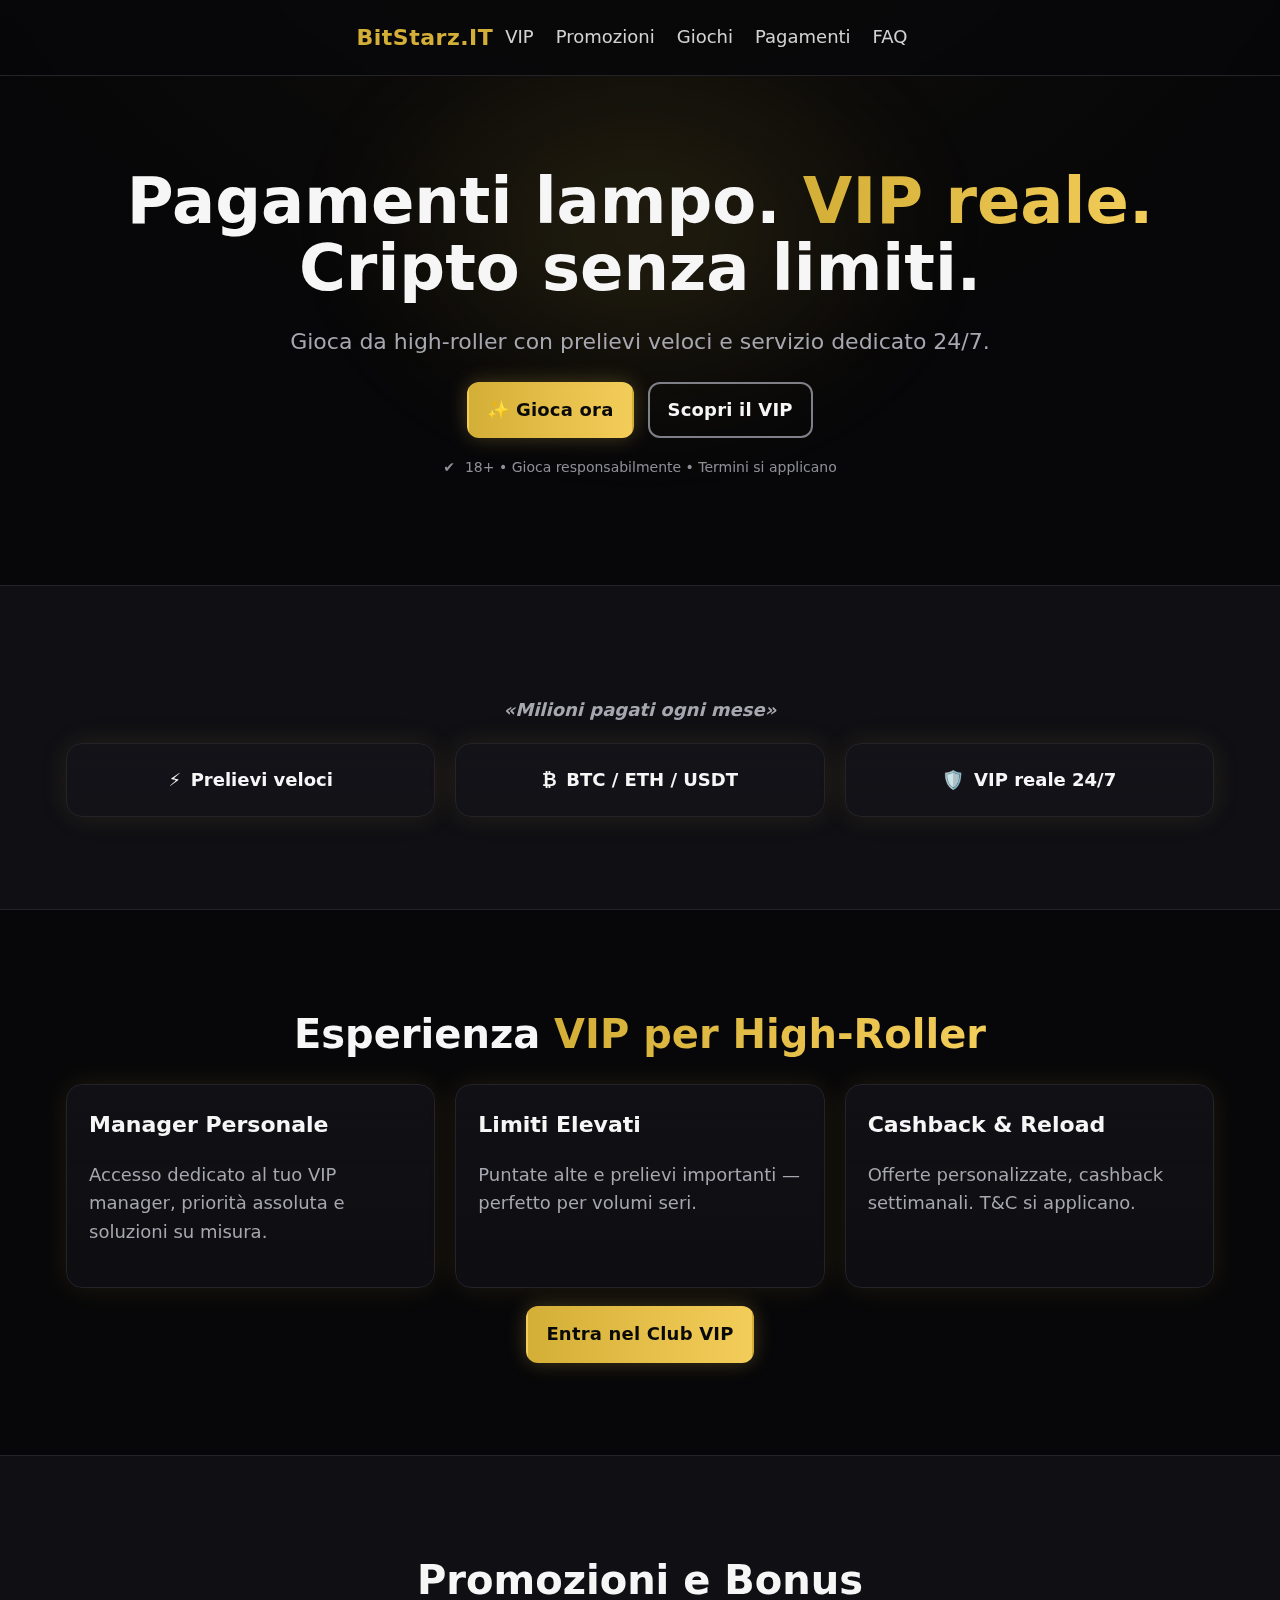
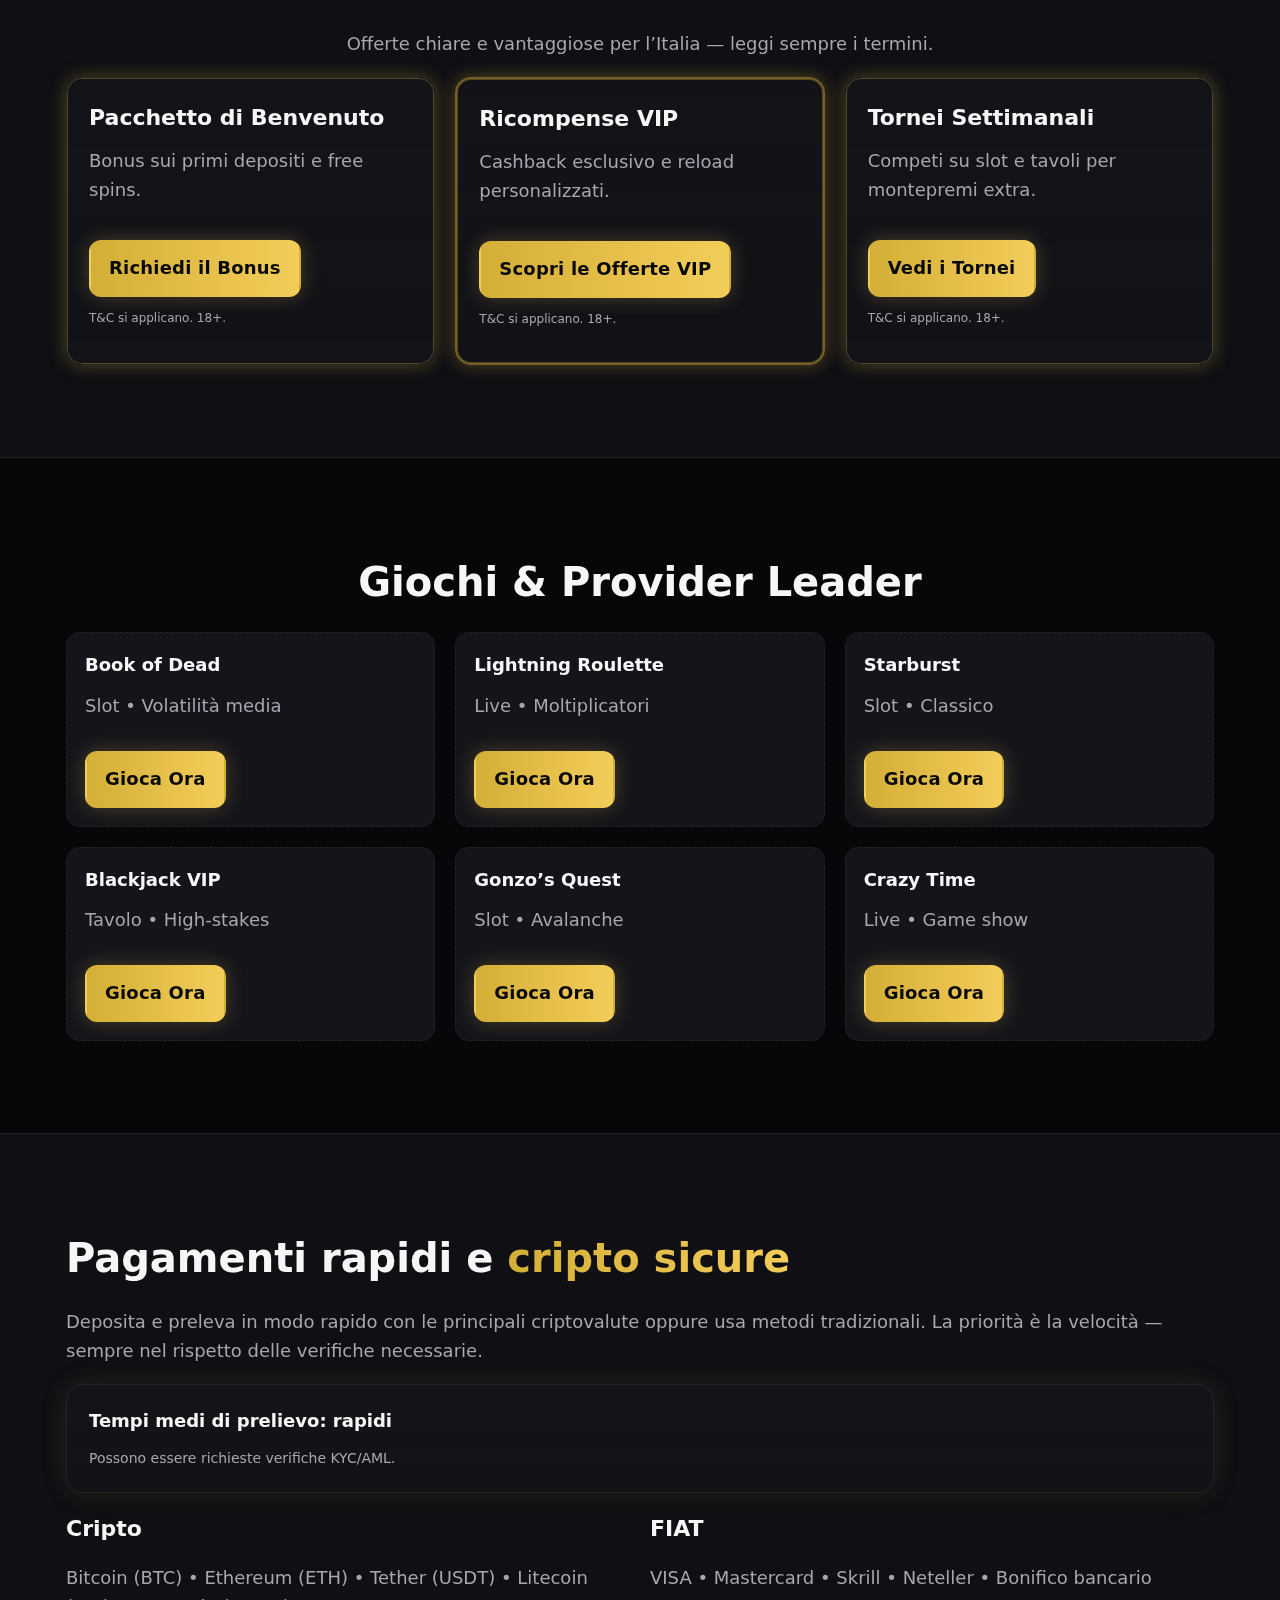
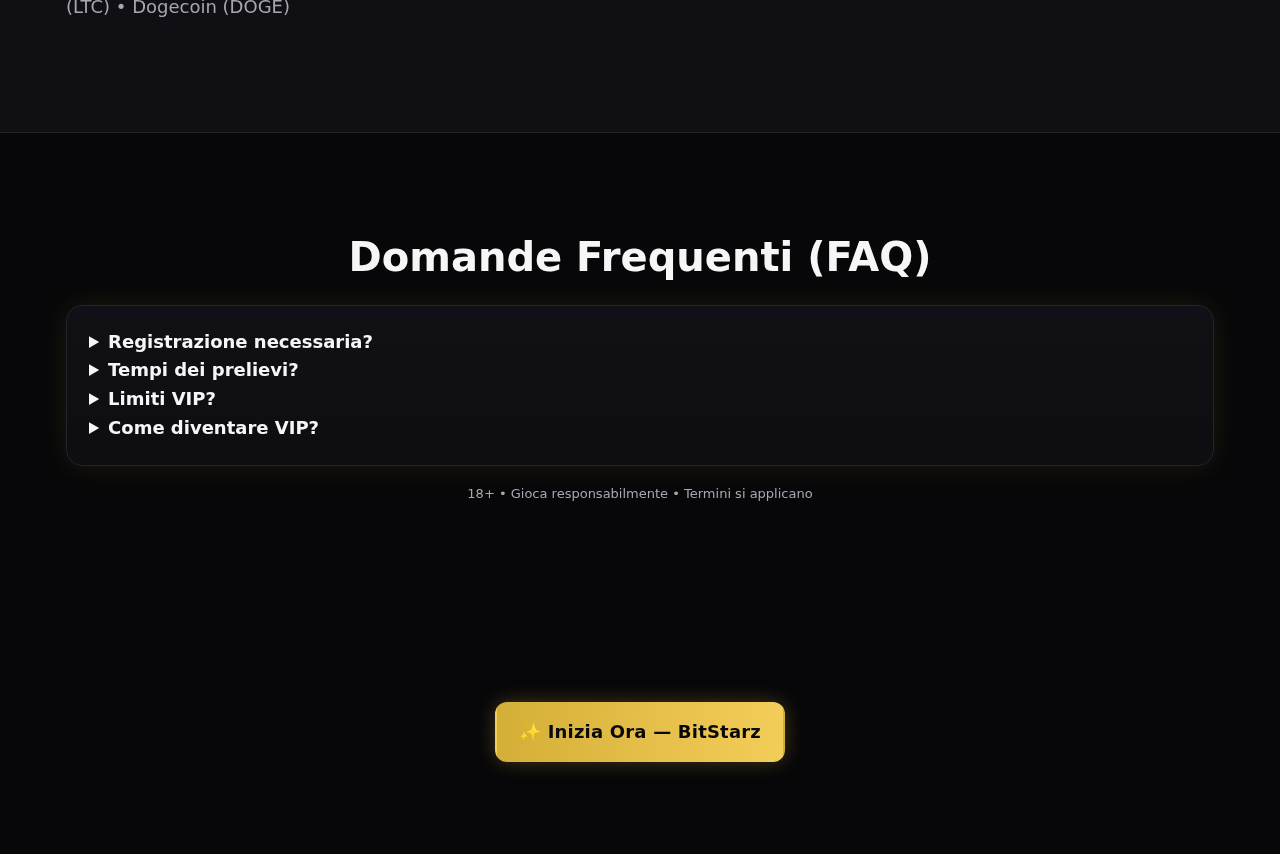
<file: index.html>
<!DOCTYPE html>
<html lang="it-IT">
<head>
<meta charset="utf-8" />
<meta name="viewport" content="width=device-width, initial-scale=1" />
<title>BitStarz Italia — Pagamenti Lampo. VIP Reale. Cripto senza limiti.</title>
<meta name="description" content="BitStarz Italia: prelievi rapidi, VIP reale 24/7, cripto senza limiti. Entra ora e gioca responsabilmente.">
<meta name="robots" content="index,follow">

<style>
  /* ---------- Base / Theme ---------- */
  :root{
    --bg:#070709;
    --bg-2:#0f0f14;
    --surface:#14141a;
    --line:#23232a;
    --gold:#d4af37;
    --gold-2:#f3cd59;
    --txt:#f6f6f7;
    --muted:#a7a7b0;
    --ok:#38d17d;
    --danger:#ff477e;
  }
  *{box-sizing:border-box}
  html{scroll-behavior:smooth}
  body{
    margin:0; background:var(--bg); color:var(--txt);
    font:16px/1.6 system-ui,-apple-system,Segoe UI,Roboto,Ubuntu,Arial,sans-serif;
    -webkit-font-smoothing:antialiased; text-rendering:optimizeLegibility;
    overflow-x:hidden;
  }
  @media (min-width:768px){ body{font-size:18px} }
  a{color:var(--gold); text-decoration:none}
  a:hover{ text-decoration:underline }
  .container{max-width:1180px; margin:0 auto; padding:0 16px}

  /* ---------- Header ---------- */
  .header{
    position:fixed; inset:0 0 auto 0; height:64px; z-index:100;
    display:flex; align-items:center;
    background:rgba(7,7,9,.75);
    backdrop-filter:blur(12px);
    border-bottom:1px solid var(--line);
  }
  @media (min-width:768px){ .header{height:76px} }
  .brand{font-weight:900; letter-spacing:.5px; font-size:22px}
  .brand .dot{color:var(--gold)}
  .nav{display:none; gap:22px; margin-left:auto; margin-right:16px}
  @media (min-width:992px){ .nav{display:flex} }
  .nav a{color:var(--txt); opacity:.85}
  .nav a:hover{ color:var(--gold) }
  .menu-btn{
    margin-left:auto; display:inline-flex; align-items:center; gap:8px;
    color:#fff; background:none; border:0; padding:8px 10px; border-radius:10px
  }
  @media (min-width:992px){ .menu-btn{display:none} }

  /* ---------- Mobile Menu ---------- */
  .menu{
    position:fixed; inset:0; z-index:90; background:rgba(7,7,9,.98);
    opacity:0; visibility:hidden; transition:opacity .25s ease;
  }
  .menu.open{opacity:1; visibility:visible}
  .menu nav a{
    display:block; padding:16px 0; border-bottom:1px dashed var(--line);
    font-weight:700; font-size:22px; color:#fff;
  }

  /* ---------- Sparkle Background ---------- */
  .sky{
    position:fixed; inset:-50vmax; z-index:0; pointer-events:none;
    background:
      radial-gradient(2px 2px at 20% 30%, rgba(255,255,255,.35), transparent 60%),
      radial-gradient(1.5px 1.5px at 60% 70%, rgba(255,255,255,.25), transparent 60%),
      radial-gradient(1.8px 1.8px at 80% 20%, rgba(255,255,255,.20), transparent 60%),
      radial-gradient(1.2px 1.2px at 30% 80%, rgba(255,255,255,.20), transparent 60%),
      radial-gradient(1200px 1200px at 50% 10%, rgba(212,175,55,.08), transparent 70%);
    animation: pan 60s linear infinite;
    filter:saturate(1.1);
  }
  @keyframes pan { to { transform: translate3d(10vmax, 10vmax, 0); } }

  /* ---------- Sections ---------- */
  main{position:relative; z-index:1; padding-top:64px}
  @media (min-width:768px){ main{padding-top:76px} }
  section{padding:64px 0}
  @media (min-width:768px){ section{padding:92px 0} }
  h1{font-weight:900; font-size:clamp(34px,6vw,64px); line-height:1.05; margin:0 0 16px}
  h2{font-weight:800; font-size:clamp(26px,4.5vw,40px); margin:0 0 16px}
  h3{font-weight:800; font-size:22px; margin:0 0 10px}
  .lead{color:var(--muted); font-size:clamp(18px,2.2vw,22px)}
  .center{text-align:center}
  .surface{background:var(--bg-2); border-top:1px solid var(--line); border-bottom:1px solid var(--line)}
  .grid{display:grid; gap:20px}
  .grid-2{grid-template-columns:repeat(2,minmax(0,1fr))}
  .grid-3{grid-template-columns:repeat(3,minmax(0,1fr))}
  @media (max-width:991.98px){ .grid-2,.grid-3{grid-template-columns:1fr} }

  /* ---------- Glow / Glass / Shine ---------- */
  .glass{
    background:linear-gradient(180deg, rgba(20,20,26,.75), rgba(20,20,26,.55));
    border:1px solid var(--line); border-radius:16px;
    box-shadow:0 0 28px rgba(212,175,55,.12);
  }
  .glow{ box-shadow:0 0 18px rgba(212,175,55,.35), inset 0 0 0 1px rgba(212,175,55,.35) }
  .shine{ position:relative; overflow:hidden }
  .shine::after{
    content:""; position:absolute; inset:0 -150% 0  -150%;
    background:linear-gradient(100deg, transparent 40%, rgba(255,255,255,.18) 50%, transparent 60%);
    transform:translateX(-40%); animation:shine 3s ease-in-out infinite;
  }
  @keyframes shine { 0%{transform:translateX(-40%)} 50%{transform:translateX(30%)} 100%{transform:translateX(120%)} }

  /* ---------- Gradient Text ---------- */
  .gold-gradient{
    background:linear-gradient(90deg, var(--gold), var(--gold-2));
    -webkit-background-clip:text; background-clip:text; color:transparent;
  }

  /* ---------- Buttons ---------- */
  .btn{
    display:inline-flex; align-items:center; justify-content:center; gap:.55rem;
    padding:12px 18px; border-radius:12px; font-weight:900; letter-spacing:.2px;
    border:2px solid transparent; cursor:pointer;
    transition:transform .2s ease, box-shadow .2s ease, opacity .2s ease;
    position:relative; isolation:isolate;
  }
  .btn:active{ transform:translateY(0) }
  .btn:hover{ transform:translateY(-1px) }
  .btn-primary{
    color:#090909; background:linear-gradient(90deg,var(--gold),var(--gold-2));
    box-shadow:0 0 20px rgba(243,205,89,.25);
  }
  .btn-secondary{
    color:var(--txt); background:transparent; border-color:#7f7f88;
  }
  .btn-pulse::before{
    content:""; position:absolute; inset:-8px; border-radius:16px;
    border:2px solid rgba(243,205,89,.25); filter:blur(4px); opacity:.75;
    animation:pulse 2.6s ease-in-out infinite;
  }
  @keyframes pulse { 50%{opacity:.2; transform:scale(1.03)} }

  /* ---------- Hero ---------- */
  .hero{
    position:relative; overflow:hidden;
  }
  .blob{
    position:absolute; left:50%; top:-28%;
    transform:translateX(-50%);
    width:min(900px,120vw); height:600px;
    background:radial-gradient(closest-side, rgba(212,175,55,.17), transparent 70%);
    filter:blur(64px); opacity:.9; pointer-events:none;
  }
  .microtrust{display:flex; gap:10px; align-items:center; justify-content:center; color:var(--muted); font-size:14px; opacity:.85}

  /* ---------- Feature cards ---------- */
  .card{padding:22px; border-radius:16px}
  .badge{display:inline-flex; align-items:center; gap:.6rem; font-weight:800}

  /* ---------- Game tags (без картинок) ---------- */
  .game{
    padding:18px; border-radius:14px; background:var(--surface); border:1px dashed var(--line);
  }

  /* ---------- Sticky CTA (mobile) ---------- */
  .sticky{
    position:fixed; left:0; right:0; bottom:0; z-index:80;
    background:var(--surface); border-top:2px solid var(--gold); padding:14px 16px;
    box-shadow:0 -10px 28px rgba(0,0,0,.55);
  }
  @media (min-width:768px){ .sticky{display:none} }

  /* ---------- Sparkles (button confetti) ---------- */
  .sparkles{position:absolute; inset:0; pointer-events:none; overflow:visible}
  .spark{position:absolute; width:6px; height:6px; border-radius:50%; background:var(--gold); filter:drop-shadow(0 0 6px rgba(243,205,89,.9)); opacity:0; animation:spark 1.4s ease-out forwards}
  @keyframes spark {
    0%{transform:translate(0,0) scale(.8) rotate(0deg); opacity:0}
    20%{opacity:1}
    100%{transform:translate(var(--x), var(--y)) scale(0.4) rotate(180deg); opacity:0}
  }

  /* Utilities */
  .centered{display:flex; align-items:center; justify-content:center}
  .mt-2{margin-top:12px} .mt-3{margin-top:18px} .mt-4{margin-top:24px}
  .mb-0{margin-bottom:0}
  .row{display:flex; gap:12px; flex-wrap:wrap}
  .sr-only{position:absolute; width:1px; height:1px; padding:0; margin:-1px; overflow:hidden; clip:rect(0,0,0,0); white-space:nowrap; border:0;}
</style>
</head>
<body>
  <div class="sky" aria-hidden="true"></div>

  <!-- Header -->
  <header class="header">
    <div class="container row" style="align-items:center; justify-content:space-between;">
      <a class="brand" href="#hero" aria-label="BitStarz Italia Home">BitStarz<span class="dot">.IT</span></a>
      <nav class="nav" aria-label="Main Navigation">
        <a href="#vip">VIP</a>
        <a href="#bonus">Promozioni</a>
        <a href="#giochi">Giochi</a>
        <a href="#pagamenti">Pagamenti</a>
        <a href="#faq">FAQ</a>
      </nav>
      <button class="menu-btn" id="menuBtn" aria-controls="menu" aria-expanded="false">Menu ▾</button>
    </div>
  </header>

  <!-- Mobile Menu -->
  <div id="menu" class="menu" role="dialog" aria-modal="true" aria-labelledby="menu-title">
    <div class="container" style="padding-top:96px; padding-bottom:24px;">
      <h2 id="menu-title" class="sr-only">Menu</h2>
      <nav>
        <a href="#vip" onclick="closeMenu()">VIP</a>
        <a href="#bonus" onclick="closeMenu()">Promozioni</a>
        <a href="#giochi" onclick="closeMenu()">Giochi</a>
        <a href="#pagamenti" onclick="closeMenu()">Pagamenti</a>
        <a href="#faq" onclick="closeMenu()">FAQ</a>
      </nav>
      <div class="mt-3">
        <a id="menuCta" class="btn btn-primary btn-pulse shine">Gioca ora</a>
      </div>
    </div>
  </div>

  <main>
    <!-- HERO -->
    <section id="hero" class="hero">
      <div class="blob" aria-hidden="true"></div>
      <div class="container center" style="position:relative; z-index:1;">
        <h1 class="mb-0">
          <span>Pagamenti lampo.</span>
          <span class="gold-gradient">VIP reale.</span>
          <span>Cripto senza limiti.</span>
        </h1>
        <p class="lead">Gioca da high-roller con prelievi veloci e servizio dedicato 24/7.</p>
        <div class="row centered mt-2" style="gap:14px">
          <a id="heroCta" class="btn btn-primary btn-pulse shine">✨ Gioca ora</a>
          <a class="btn btn-secondary" href="#vip">Scopri il VIP</a>
        </div>
        <p class="microtrust mt-3"><span aria-hidden="true">✔</span> 18+ • Gioca responsabilmente • Termini si applicano</p>
      </div>
    </section>

    <!-- MICRO-PROOF -->
    <section class="surface">
      <div class="container">
        <p class="center" style="color:var(--muted); font-style:italic; font-weight:700;">«Milioni pagati ogni mese»</p>
        <div class="grid grid-3 mt-3">
          <div class="glass card centered"><span class="badge">⚡ <span>Prelievi veloci</span></span></div>
          <div class="glass card centered"><span class="badge">₿ <span>BTC / ETH / USDT</span></span></div>
          <div class="glass card centered"><span class="badge">🛡️ <span>VIP reale 24/7</span></span></div>
        </div>
      </div>
    </section>

    <!-- VIP -->
    <section id="vip">
      <div class="container">
        <h2 class="center">Esperienza <span class="gold-gradient">VIP per High-Roller</span></h2>
        <div class="grid grid-3 mt-3">
          <div class="glass card">
            <h3>Manager Personale</h3>
            <p style="color:var(--muted)">Accesso dedicato al tuo VIP manager, priorità assoluta e soluzioni su misura.</p>
          </div>
          <div class="glass card">
            <h3>Limiti Elevati</h3>
            <p style="color:var(--muted)">Puntate alte e prelievi importanti — perfetto per volumi seri.</p>
          </div>
          <div class="glass card">
            <h3>Cashback & Reload</h3>
            <p style="color:var(--muted)">Offerte personalizzate, cashback settimanali. T&amp;C si applicano.</p>
          </div>
        </div>
        <div class="center mt-3">
          <a id="vipCta" class="btn btn-primary shine">Entra nel Club VIP</a>
        </div>
      </div>
    </section>

    <!-- BONUS -->
    <section id="bonus" class="surface">
      <div class="container">
        <h2 class="center">Promozioni e Bonus</h2>
        <p class="center" style="color:var(--muted)">Offerte chiare e vantaggiose per l’Italia — leggi sempre i termini.</p>
        <div class="grid grid-3 mt-3">
          <div class="glass card glow">
            <h3>Pacchetto di Benvenuto</h3>
            <p class="mt-2" style="color:var(--muted)">Bonus sui primi depositi e free spins.</p>
            <a id="bonusWelcome" class="btn btn-primary mt-3">Richiedi il Bonus</a>
            <p style="color:var(--muted); font-size:12px" class="mt-2">T&amp;C si applicano. 18+.</p>
          </div>
          <div class="glass card glow shine" style="border:2px solid rgba(212,175,55,.5)">
            <h3>Ricompense VIP</h3>
            <p class="mt-2" style="color:var(--muted)">Cashback esclusivo e reload personalizzati.</p>
            <a id="bonusVip" class="btn btn-primary mt-3">Scopri le Offerte VIP</a>
            <p style="color:var(--muted); font-size:12px" class="mt-2">T&amp;C si applicano. 18+.</p>
          </div>
          <div class="glass card glow">
            <h3>Tornei Settimanali</h3>
            <p class="mt-2" style="color:var(--muted)">Competi su slot e tavoli per montepremi extra.</p>
            <a id="bonusTournaments" class="btn btn-primary mt-3">Vedi i Tornei</a>
            <p style="color:var(--muted); font-size:12px" class="mt-2">T&amp;C si applicano. 18+.</p>
          </div>
        </div>
      </div>
    </section>

    <!-- GIOCHI (без картинок — эмоциональные ярлыки) -->
    <section id="giochi">
      <div class="container">
        <h2 class="center">Giochi & Provider Leader</h2>
        <div class="grid grid-3 mt-3">
          <div class="game"><strong>Book of Dead</strong><p class="mt-2" style="color:var(--muted)">Slot • Volatilità media</p><a data-game="1" class="btn btn-primary mt-2">Gioca Ora</a></div>
          <div class="game"><strong>Lightning Roulette</strong><p class="mt-2" style="color:var(--muted)">Live • Moltiplicatori</p><a data-game="2" class="btn btn-primary mt-2">Gioca Ora</a></div>
          <div class="game"><strong>Starburst</strong><p class="mt-2" style="color:var(--muted)">Slot • Classico</p><a data-game="3" class="btn btn-primary mt-2">Gioca Ora</a></div>
          <div class="game"><strong>Blackjack VIP</strong><p class="mt-2" style="color:var(--muted)">Tavolo • High-stakes</p><a data-game="4" class="btn btn-primary mt-2">Gioca Ora</a></div>
          <div class="game"><strong>Gonzo’s Quest</strong><p class="mt-2" style="color:var(--muted)">Slot • Avalanche</p><a data-game="5" class="btn btn-primary mt-2">Gioca Ora</a></div>
          <div class="game"><strong>Crazy Time</strong><p class="mt-2" style="color:var(--muted)">Live • Game show</p><a data-game="6" class="btn btn-primary mt-2">Gioca Ora</a></div>
        </div>
      </div>
    </section>

    <!-- PAGAMENTI -->
    <section id="pagamenti" class="surface">
      <div class="container">
        <h2>Pagamenti rapidi e <span class="gold-gradient">cripto sicure</span></h2>
        <p style="color:var(--muted)">Deposita e preleva in modo rapido con le principali criptovalute oppure usa metodi tradizionali. La priorità è la velocità — sempre nel rispetto delle verifiche necessarie.</p>
        <div class="glass card mt-3">
          <strong>Tempi medi di prelievo: rapidi</strong>
          <div style="color:var(--muted); font-size:14px" class="mt-2">Possono essere richieste verifiche KYC/AML.</div>
        </div>
        <div class="grid grid-2 mt-3">
          <div>
            <h3>Cripto</h3>
            <p style="color:var(--muted)">Bitcoin (BTC) • Ethereum (ETH) • Tether (USDT) • Litecoin (LTC) • Dogecoin (DOGE)</p>
          </div>
          <div>
            <h3>FIAT</h3>
            <p style="color:var(--muted)">VISA • Mastercard • Skrill • Neteller • Bonifico bancario</p>
          </div>
        </div>
      </div>
    </section>

    <!-- FAQ -->
    <section id="faq">
      <div class="container">
        <h2 class="center">Domande Frequenti (FAQ)</h2>
        <div class="glass card">
          <details>
            <summary><strong>Registrazione necessaria?</strong></summary>
            <p style="color:var(--muted)">Sì, è richiesta per giocare con denaro reale/cripto. Età 18+.</p>
          </details>
          <details>
            <summary><strong>Tempi dei prelievi?</strong></summary>
            <p style="color:var(--muted)">Generalmente veloci (specie in cripto). Variano per metodo e KYC.</p>
          </details>
          <details>
            <summary><strong>Limiti VIP?</strong></summary>
            <p style="color:var(--muted)">Limiti elevati, gestiti con il manager personale.</p>
          </details>
          <details>
            <summary><strong>Come diventare VIP?</strong></summary>
            <p style="color:var(--muted)">Di solito su invito, in base al volume di gioco/depositi.</p>
          </details>
        </div>
        <p class="center mt-3" style="color:var(--muted); font-size:13px">18+ • Gioca responsabilmente • Termini si applicano</p>
      </div>
    </section>

    <!-- CTA Finale -->
    <section>
      <div class="container centered">
        <a id="finalCta" class="btn btn-primary btn-pulse shine" style="padding:14px 22px; font-size:18px">
          ✨ Inizia Ora — BitStarz
          <span class="sparkles" aria-hidden="true"></span>
        </a>
      </div>
    </section>
  </main>

  <!-- Sticky CTA (mobile) -->
  <div class="sticky">
    <a id="stickyCta" class="btn btn-primary btn-pulse shine" style="display:block; text-align:center">Gioca ora</a>
  </div>

<script>
  // ========= Affiliate =========
  const AFFILIATE_BASE_URL = "https://bzstarz.com/b269d9fb2";
  const DEFAULT_UTM = { utm_source:'landing', utm_medium:'cta', utm_campaign:'it_hr_2025' };
  function getAffiliateLink(contentId){
    const p = new URLSearchParams({ ...DEFAULT_UTM, utm_content: contentId });
    return AFFILIATE_BASE_URL + "?" + p.toString();
  }
  function wireCta(id, contentId){
    const el = document.getElementById(id);
    if(!el) return;
    el.href = getAffiliateLink(contentId);
    el.target = "_blank";
    el.rel = "nofollow noopener noreferrer";
    el.addEventListener('click', (e) => {
      // sparks!
      burstSparks(el);
      console.log('outbound_click_affiliate', { button_id: contentId });
    });
  }
  // buttons
  wireCta("heroCta","hero_primary");
  wireCta("menuCta","mobile_menu_cta");
  wireCta("vipCta","vip_cta");
  wireCta("bonusWelcome","bonus_welcome");
  wireCta("bonusVip","bonus_vip");
  wireCta("bonusTournaments","bonus_tournaments");
  wireCta("finalCta","footer_cta");
  wireCta("stickyCta","sticky_mobile_cta");
  // game tags
  document.querySelectorAll('[data-game]').forEach(btn=>{
    const id = btn.getAttribute('data-game');
    btn.href = getAffiliateLink('game_'+id);
    btn.target = "_blank";
    btn.rel = "nofollow noopener noreferrer";
    btn.addEventListener('click', ()=>burstSparks(btn));
  });

  // ========= Mobile Menu =========
  const menu = document.getElementById('menu');
  const menuBtn = document.getElementById('menuBtn');
  function openMenu(){ menu.classList.add('open'); menuBtn.setAttribute('aria-expanded','true'); document.body.style.overflow='hidden'; }
  function closeMenu(){ menu.classList.remove('open'); menuBtn.setAttribute('aria-expanded','false'); document.body.style.overflow=''; }
  menuBtn.addEventListener('click', ()=> menu.classList.contains('open') ? closeMenu() : openMenu());
  menu.addEventListener('click', (e)=>{ if(e.target===menu) closeMenu(); });
  window.addEventListener('keydown', (e)=>{ if(e.key==='Escape') closeMenu(); });

  // ========= Sparkles on click =========
  function burstSparks(target){
    const N = 12;
    const wrap = target.querySelector('.sparkles') || (()=>{ const s=document.createElement('span'); s.className='sparkles'; target.appendChild(s); return s; })();
    const rect = target.getBoundingClientRect();
    for(let i=0;i<N;i++){
      const sp = document.createElement('span');
      sp.className = 'spark';
      const ang = (Math.PI*2/N)*i + (Math.random()*0.5);
      const dist = 40 + Math.random()*30;
      sp.style.setProperty('--x', `${Math.cos(ang)*dist}px`);
      sp.style.setProperty('--y', `${Math.sin(ang)*dist}px`);
      wrap.appendChild(sp);
      setTimeout(()=>sp.remove(), 1500);
    }
  }
</script>
</body>
</html>
</file>
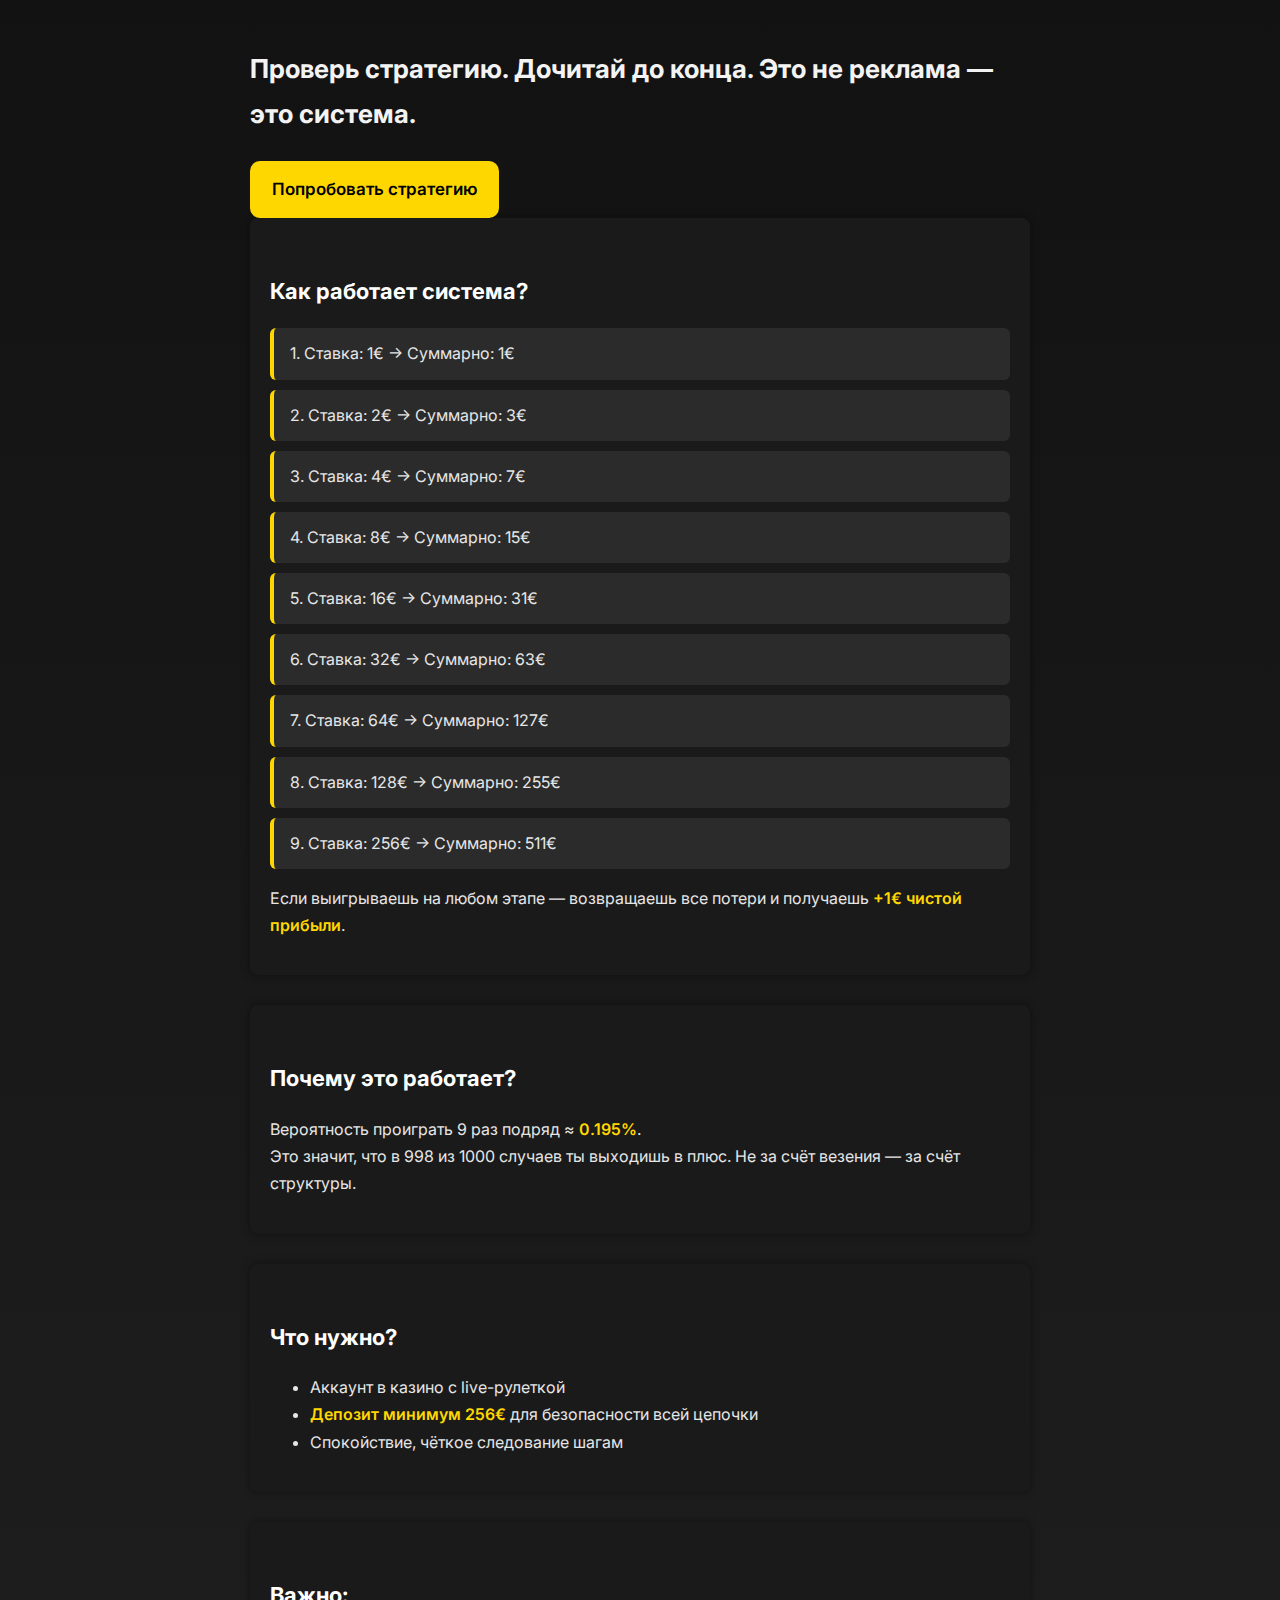
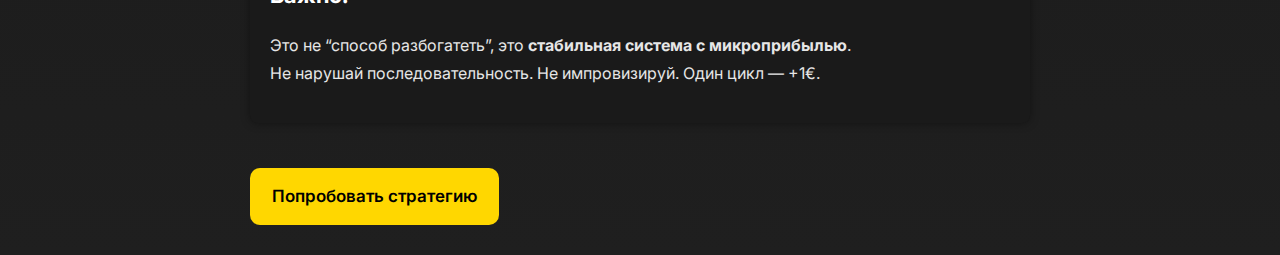
<file: about.html>
<!DOCTYPE html>
<html lang="ru">
<head>
  <meta charset="UTF-8">
  <meta name="viewport" content="width=device-width, initial-scale=1.0">
  <title>Проверь стратегию — не реклама, а система</title>
  <meta name="description" content="Проверь систему ставок, которая основана на математике, а не на случайности. Дочитай до конца.">
  <link href="https://fonts.googleapis.com/css2?family=Inter:wght@400;600;700&display=swap" rel="stylesheet">
  <style>
    body {
      margin: 0;
      font-family: 'Inter', sans-serif;
      background: linear-gradient(to bottom, #121212, #1f1f1f);
      color: #e6e6e6;
      line-height: 1.7;
    }
    .container {
      max-width: 780px;
      margin: 0 auto;
      padding: 30px 20px;
    }
    h1 {
      font-size: 26px;
      font-weight: 700;
      color: #f3f3f3;
      margin-bottom: 10px;
    }
    .cta-button {
      display: inline-block;
      background-color: #ffd700;
      color: #000;
      font-weight: 600;
      padding: 14px 22px;
      font-size: 17px;
      border-radius: 10px;
      text-decoration: none;
      margin-top: 15px;
      transition: 0.3s ease;
    }
    .cta-button:hover {
      background-color: #e6c200;
    }
    h2 {
      color: #ffffff;
      font-size: 22px;
      margin-top: 35px;
    }
    ul.steps {
      list-style: none;
      padding-left: 0;
    }
    ul.steps li {
      background: #2b2b2b;
      margin-bottom: 10px;
      padding: 12px 16px;
      border-radius: 6px;
      border-left: 4px solid #ffd700;
    }
    .section {
      background: #1a1a1a;
      padding: 20px;
      border-radius: 8px;
      box-shadow: 0 0 10px rgba(0,0,0,0.4);
      margin-bottom: 30px;
    }
    .highlight {
      color: #ffd700;
      font-weight: 600;
    }
  </style>
</head>
<body>
  <div class="container">
    <h1>Проверь стратегию. Дочитай до конца. Это не реклама — это система.</h1>
    <a class="cta-button" href="#">Попробовать стратегию</a>

    <div class="section">
      <h2>Как работает система?</h2>
      <ul class="steps">
        <li>1. Ставка: 1€ → Суммарно: 1€</li>
        <li>2. Ставка: 2€ → Суммарно: 3€</li>
        <li>3. Ставка: 4€ → Суммарно: 7€</li>
        <li>4. Ставка: 8€ → Суммарно: 15€</li>
        <li>5. Ставка: 16€ → Суммарно: 31€</li>
        <li>6. Ставка: 32€ → Суммарно: 63€</li>
        <li>7. Ставка: 64€ → Суммарно: 127€</li>
        <li>8. Ставка: 128€ → Суммарно: 255€</li>
        <li>9. Ставка: 256€ → Суммарно: 511€</li>
      </ul>
      <p>Если выигрываешь на любом этапе — возвращаешь все потери и получаешь <span class="highlight">+1€ чистой прибыли</span>.</p>
    </div>

    <div class="section">
      <h2>Почему это работает?</h2>
      <p>Вероятность проиграть 9 раз подряд ≈ <span class="highlight">0.195%</span>.<br>
      Это значит, что в 998 из 1000 случаев ты выходишь в плюс. Не за счёт везения — за счёт структуры.</p>
    </div>

    <div class="section">
      <h2>Что нужно?</h2>
      <ul>
        <li>Аккаунт в казино с live-рулеткой</li>
        <li><span class="highlight">Депозит минимум 256€</span> для безопасности всей цепочки</li>
        <li>Спокойствие, чёткое следование шагам</li>
      </ul>
    </div>

    <div class="section">
      <h2>Важно:</h2>
      <p>Это не “способ разбогатеть”, это <strong>стабильная система с микроприбылью</strong>.<br>
      Не нарушай последовательность. Не импровизируй. Один цикл — +1€.</p>
    </div>

    <a class="cta-button" href="#">Попробовать стратегию</a>
  </div>
</body>
</html>
</file>
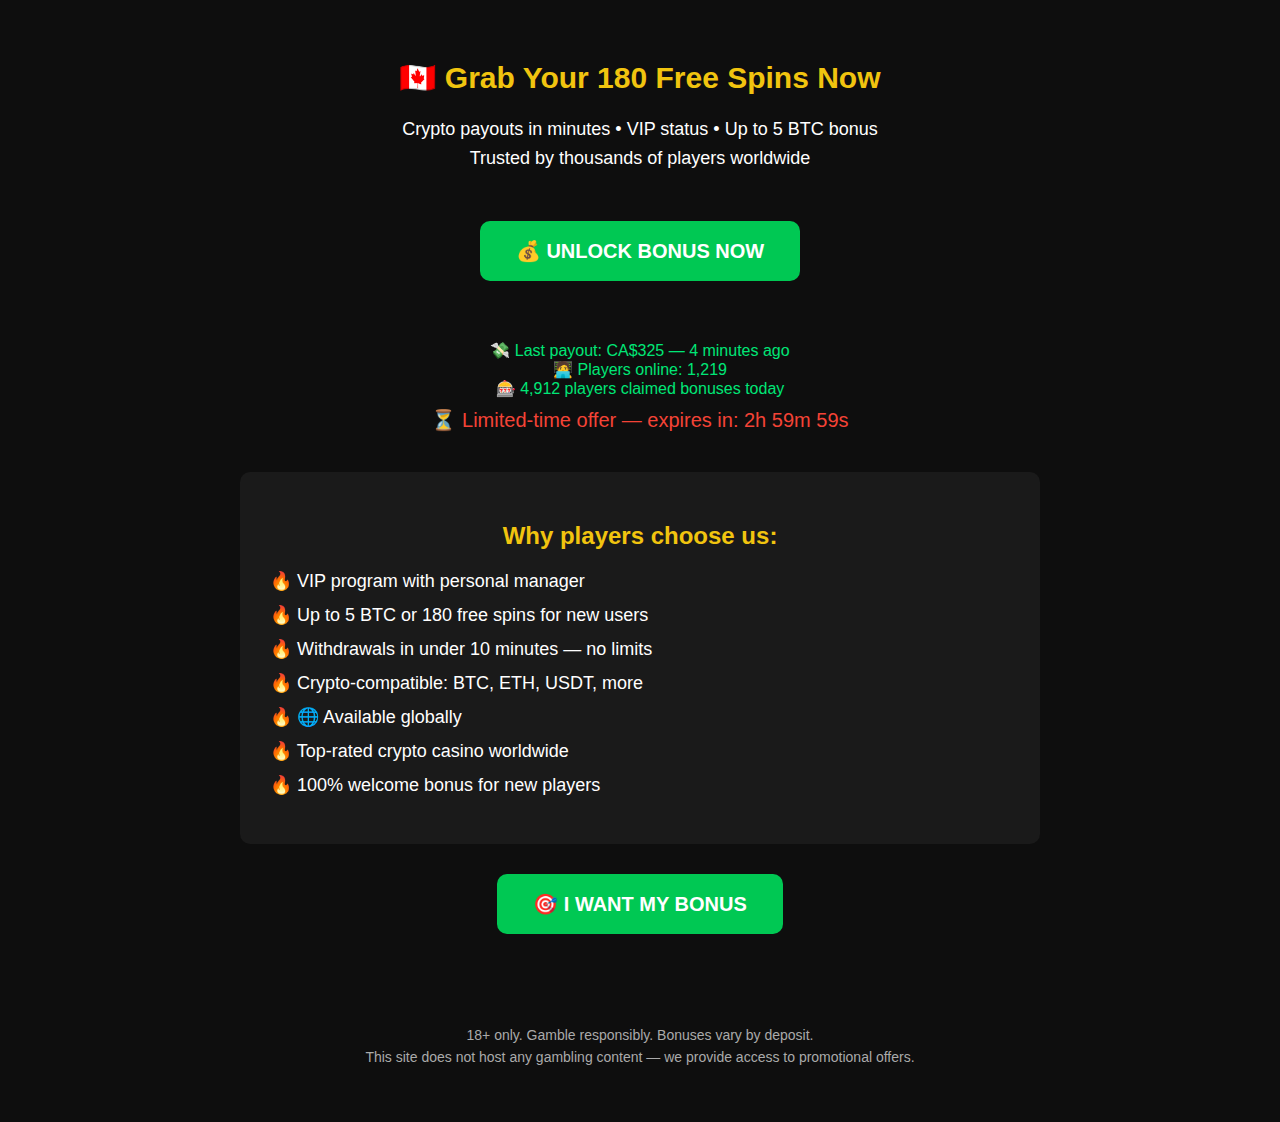
<file: bitstarz.html>
<!DOCTYPE html>
<html lang="en">
<head>
  <meta charset="UTF-8">
  <meta name="viewport" content="width=device-width, initial-scale=1.0">
  <title>Casino Bonus for Canada</title>
  <style>
    body {
      font-family: Arial, sans-serif;
      background-color: #0e0e0e;
      color: #fff;
      margin: 0;
      padding: 0;
      text-align: center;
    }
    .container {
      max-width: 800px;
      margin: auto;
      padding: 40px 20px;
    }
    h1 {
      font-size: 30px;
      color: #f1c40f;
    }
    p {
      font-size: 18px;
      line-height: 1.6;
    }
    .btn {
      display: inline-block;
      background-color: #00c853;
      color: #fff;
      padding: 18px 36px;
      font-size: 20px;
      font-weight: bold;
      text-decoration: none;
      border-radius: 10px;
      margin: 30px 0;
      animation: pulse 1.5s infinite;
    }
    .btn:hover {
      background-color: #00b248;
      cursor: pointer;
    }
    @keyframes pulse {
      0% { box-shadow: 0 0 0 0 rgba(0, 200, 83, 0.5); }
      70% { box-shadow: 0 0 0 20px rgba(0, 200, 83, 0); }
      100% { box-shadow: 0 0 0 0 rgba(0, 200, 83, 0); }
    }
    .features {
      margin-top: 40px;
      text-align: left;
      background-color: #1a1a1a;
      padding: 30px;
      border-radius: 10px;
    }
    .features h2 {
      color: #f1c40f;
      font-size: 24px;
      margin-bottom: 20px;
      text-align: center;
    }
    .features ul {
      list-style: none;
      padding: 0;
      font-size: 18px;
    }
    .features ul li {
      margin-bottom: 12px;
    }
    .features ul li::before {
      content: "🔥 ";
      color: #ff9800;
    }
    .live-stats {
      margin-top: 30px;
      font-size: 16px;
      color: #00e676;
    }
    .timer {
      font-size: 20px;
      margin-top: 10px;
      color: #f44336;
    }
  </style>
</head>
<body>
  <div class="container">
    

    <h1>🇨🇦 Grab Your 180 Free Spins Now</h1>
    <p>
      Crypto payouts in minutes • VIP status • Up to 5 BTC bonus<br>
      Trusted by thousands of players worldwide
    </p>

    <a id="cta-button" href="https://bzstarz.com/b6583691a" class="btn" target="_blank">💰 UNLOCK BONUS NOW</a>

    <div class="live-stats">
      💸 Last payout: CA$325 — 4 minutes ago<br>
      🧑‍💻 Players online: 1,219<br>
      🎰 4,912 players claimed bonuses today
      <div class="timer" id="timer"></div>
    </div>

    <div class="features">
      <h2>Why players choose us:</h2>
      <ul>
        <li>VIP program with personal manager</li>
        <li>Up to 5 BTC or 180 free spins for new users</li>
        <li>Withdrawals in under 10 minutes — no limits</li>
        <li>Crypto-compatible: BTC, ETH, USDT, more</li>
        <li>🌐 Available globally</li>
        <li>Top-rated crypto casino worldwide</li>
        <li>100% welcome bonus for new players</li>
      </ul>
    </div>

    <a href="https://bzstarz.com/b6583691a" class="btn" target="_blank">🎯 I WANT MY BONUS</a>

    <p style="margin-top: 60px; font-size:14px; color:#aaa;">
      18+ only. Gamble responsibly. Bonuses vary by deposit.<br>
      This site does not host any gambling content — we provide access to promotional offers.
    </p>
  </div>

  <!-- ClickID forwarding script -->
  <script>
    const urlParams = new URLSearchParams(window.location.search);
    const clickid = urlParams.get('clickid');
    if (clickid) {
      document.querySelectorAll('a[href*="bzstarz.com"]').forEach(link => {
        const url = new URL(link.href);
        url.searchParams.set('sub1', clickid);
        link.href = url.toString();
      });
    }

    const deadline = new Date(Date.now() + 3 * 60 * 60 * 1000);
    const timerEl = document.getElementById("timer");
    function updateTimer() {
      const diff = deadline - new Date();
      if (diff <= 0) {
        timerEl.textContent = "Offer expired";
        return;
      }
      const h = Math.floor(diff / (1000 * 60 * 60));
      const m = Math.floor((diff % (1000 * 60 * 60)) / (1000 * 60));
      const s = Math.floor((diff % (1000 * 60)) / 1000);
      timerEl.textContent = `⏳ Limited-time offer — expires in: ${h}h ${m}m ${s}s`;
    }
    updateTimer();
    setInterval(updateTimer, 1000);
  </script>
</body>
</html>
</file>
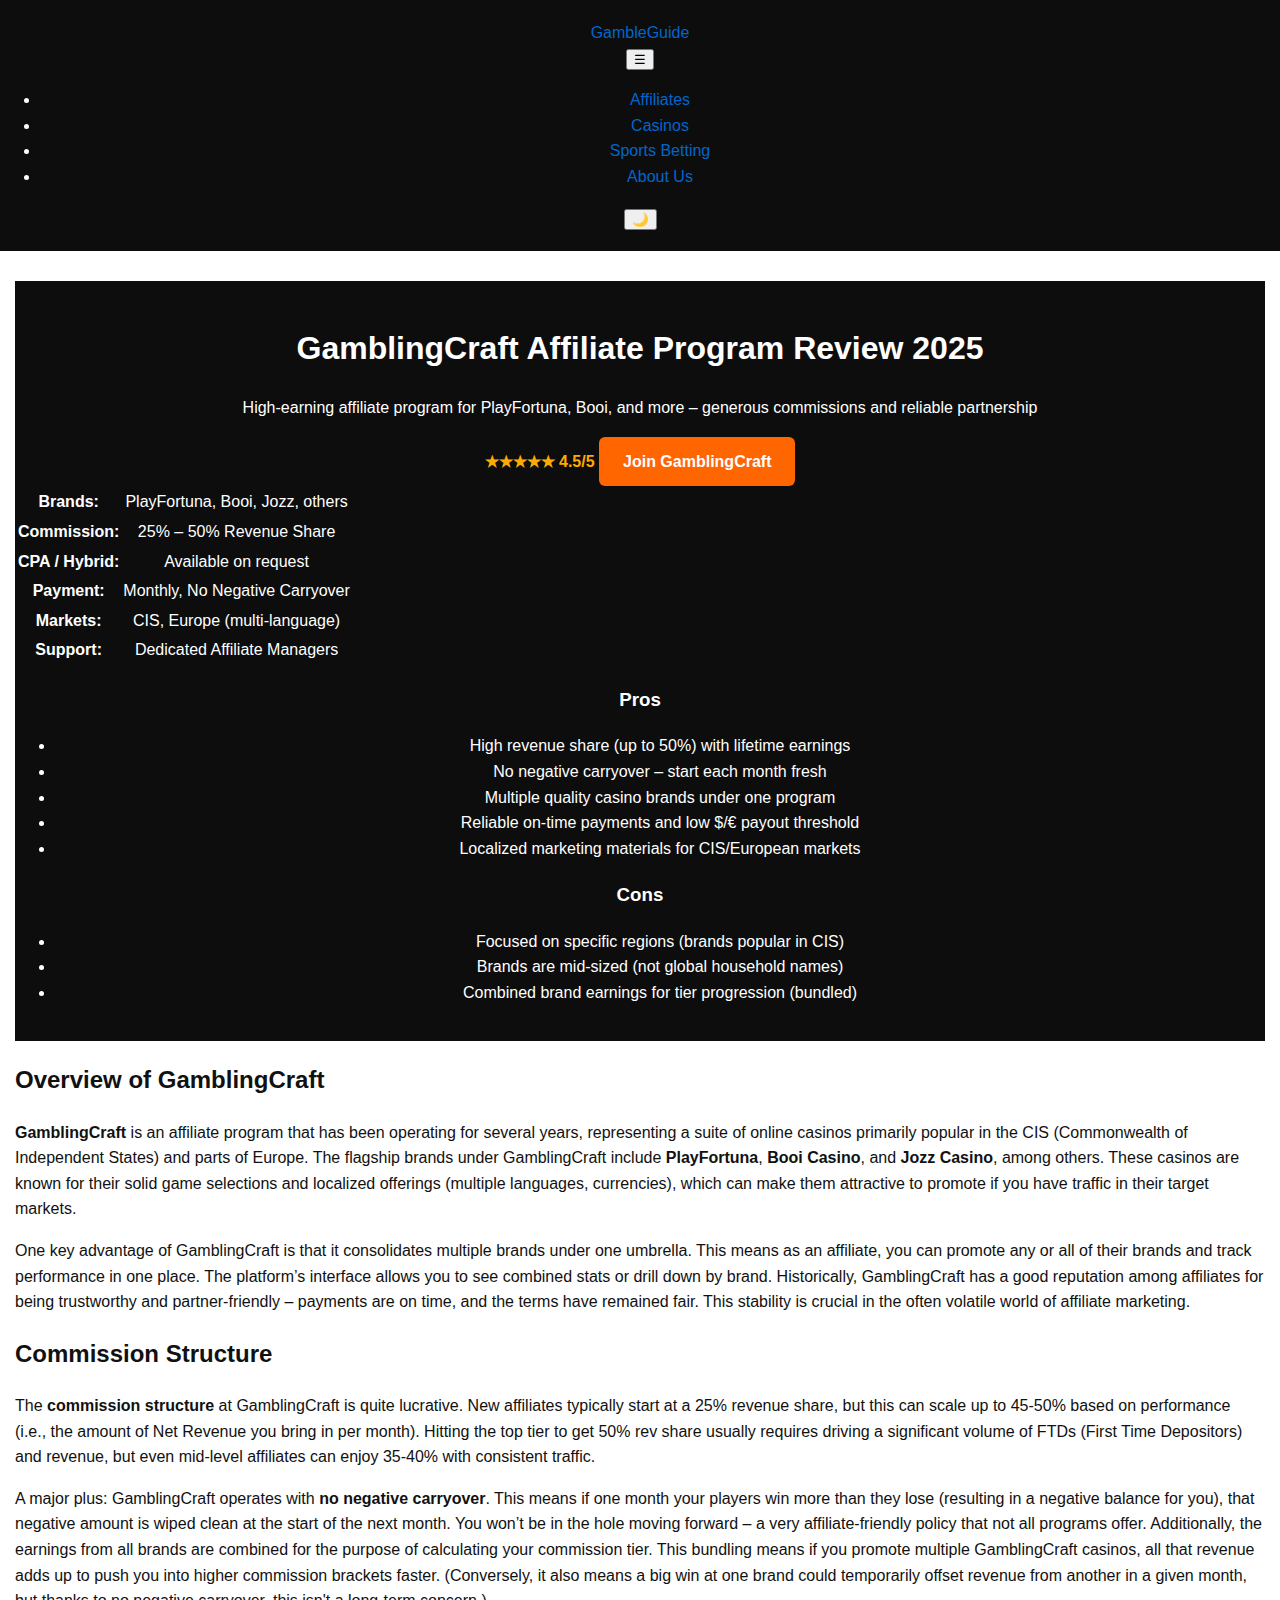
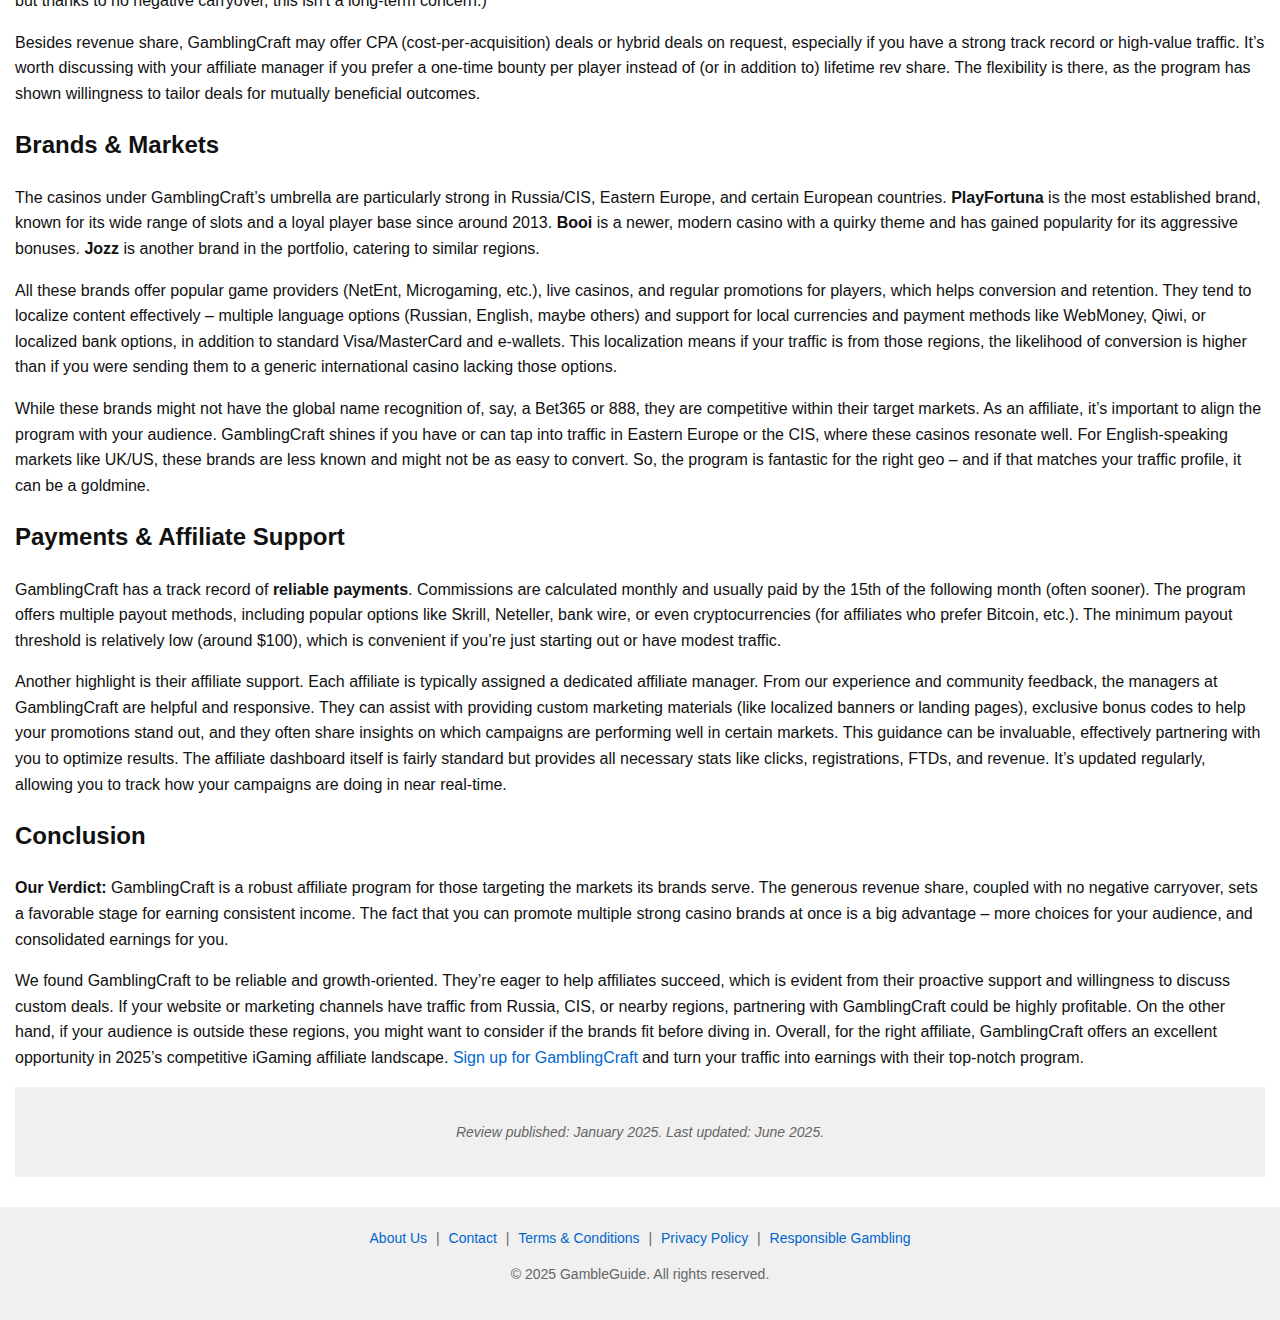
<file: gambling-craft.html>
<!DOCTYPE html>
<html lang="en">
<head>
  <meta charset="UTF-8">
  <meta name="viewport" content="width=device-width, initial-scale=1.0">
  <meta name="description" content="GamblingCraft Affiliate Program Review (2025) – Earn up to 50% rev share promoting PlayFortuna, Booi, and more. Detailed review of commissions, payments, support, and why GamblingCraft is a top choice for casino affiliates.">
  <title>GamblingCraft Affiliates Review – Up to 50% Rev Share | GambleGuide</title>
  <link rel="stylesheet" href="styles.css">
  <script type="application/ld+json">
  {
    "@context": "https://schema.org",
    "@type": "Review",
    "headline": "GamblingCraft Affiliate Program Review 2025",
    "itemReviewed": {
      "@type": "Organization",
      "name": "GamblingCraft Affiliate Program",
      "url": "https://gamblingcraft.com"
    },
    "author": { "@type": "Organization", "name": "GambleGuide" },
    "reviewRating": { "@type": "Rating", "ratingValue": "4.5", "bestRating": "5" },
    "datePublished": "2025-06-29",
    "description": "2025 review of GamblingCraft affiliates – the affiliate program for PlayFortuna, Booi, Jozz casinos. Covers commission rates up to 50%, no negative carryover, payment reliability and tools."
  }
  </script>
</head>
<body>
  <header>
    <div class="header-content">
      <div class="branding"><a href="index.html#top-affiliates">GambleGuide</a></div>
      <button class="menu-toggle" aria-label="Toggle menu">&#9776;</button>
      <nav class="main-nav">
        <ul>
          <li><a href="index.html#top-affiliates" class="active">Affiliates</a></li>
          <li><a href="index.html#top-casinos">Casinos</a></li>
          <li><a href="index.html#top-sports">Sports Betting</a></li>
          <li><a href="about.html">About Us</a></li>
        </ul>
      </nav>
      <button class="theme-toggle" aria-label="Toggle dark mode">🌙</button>
    </div>
  </header>
  <main>
    <article class="review affiliate-review">
      <header class="review-header">
        <h1>GamblingCraft Affiliate Program Review 2025</h1>
        <p class="subtitle">High-earning affiliate program for PlayFortuna, Booi, and more – generous commissions and reliable partnership</p>
        <div class="rating-cta">
          <span class="rating">★★★★★ 4.5/5</span>
          <a href="#" class="cta-button">Join GamblingCraft</a>
        </div>
        <table class="quick-facts">
          <tr><th>Brands:</th><td>PlayFortuna, Booi, Jozz, others</td></tr>
          <tr><th>Commission:</th><td>25% – 50% Revenue Share</td></tr>
          <tr><th>CPA / Hybrid:</th><td>Available on request</td></tr>
          <tr><th>Payment:</th><td>Monthly, No Negative Carryover</td></tr>
          <tr><th>Markets:</th><td>CIS, Europe (multi-language)</td></tr>
          <tr><th>Support:</th><td>Dedicated Affiliate Managers</td></tr>
        </table>
        <div class="pros-cons">
          <div class="pros">
            <h3>Pros</h3>
            <ul>
              <li>High revenue share (up to 50%) with lifetime earnings</li>
              <li>No negative carryover – start each month fresh</li>
              <li>Multiple quality casino brands under one program</li>
              <li>Reliable on-time payments and low $/€ payout threshold</li>
              <li>Localized marketing materials for CIS/European markets</li>
            </ul>
          </div>
          <div class="cons">
            <h3>Cons</h3>
            <ul>
              <li>Focused on specific regions (brands popular in CIS)</li>
              <li>Brands are mid-sized (not global household names)</li>
              <li>Combined brand earnings for tier progression (bundled)</li>
            </ul>
          </div>
        </div>
      </header>
      <section>
        <h2>Overview of GamblingCraft</h2>
        <p><strong>GamblingCraft</strong> is an affiliate program that has been operating for several years, representing a suite of online casinos primarily popular in the CIS (Commonwealth of Independent States) and parts of Europe. The flagship brands under GamblingCraft include <strong>PlayFortuna</strong>, <strong>Booi Casino</strong>, and <strong>Jozz Casino</strong>, among others. These casinos are known for their solid game selections and localized offerings (multiple languages, currencies), which can make them attractive to promote if you have traffic in their target markets.</p>
        <p>One key advantage of GamblingCraft is that it consolidates multiple brands under one umbrella. This means as an affiliate, you can promote any or all of their brands and track performance in one place. The platform’s interface allows you to see combined stats or drill down by brand. Historically, GamblingCraft has a good reputation among affiliates for being trustworthy and partner-friendly – payments are on time, and the terms have remained fair. This stability is crucial in the often volatile world of affiliate marketing.</p>
      </section>
      <section>
        <h2>Commission Structure</h2>
        <p>The <strong>commission structure</strong> at GamblingCraft is quite lucrative. New affiliates typically start at a 25% revenue share, but this can scale up to 45-50% based on performance (i.e., the amount of Net Revenue you bring in per month). Hitting the top tier to get 50% rev share usually requires driving a significant volume of FTDs (First Time Depositors) and revenue, but even mid-level affiliates can enjoy 35-40% with consistent traffic.</p>
        <p>A major plus: GamblingCraft operates with <strong>no negative carryover</strong>. This means if one month your players win more than they lose (resulting in a negative balance for you), that negative amount is wiped clean at the start of the next month. You won’t be in the hole moving forward – a very affiliate-friendly policy that not all programs offer. Additionally, the earnings from all brands are combined for the purpose of calculating your commission tier. This bundling means if you promote multiple GamblingCraft casinos, all that revenue adds up to push you into higher commission brackets faster. (Conversely, it also means a big win at one brand could temporarily offset revenue from another in a given month, but thanks to no negative carryover, this isn't a long-term concern.)</p>
        <p>Besides revenue share, GamblingCraft may offer CPA (cost-per-acquisition) deals or hybrid deals on request, especially if you have a strong track record or high-value traffic. It’s worth discussing with your affiliate manager if you prefer a one-time bounty per player instead of (or in addition to) lifetime rev share. The flexibility is there, as the program has shown willingness to tailor deals for mutually beneficial outcomes.</p>
      </section>
      <section>
        <h2>Brands &amp; Markets</h2>
        <p>The casinos under GamblingCraft’s umbrella are particularly strong in Russia/CIS, Eastern Europe, and certain European countries. <strong>PlayFortuna</strong> is the most established brand, known for its wide range of slots and a loyal player base since around 2013. <strong>Booi</strong> is a newer, modern casino with a quirky theme and has gained popularity for its aggressive bonuses. <strong>Jozz</strong> is another brand in the portfolio, catering to similar regions.</p>
        <p>All these brands offer popular game providers (NetEnt, Microgaming, etc.), live casinos, and regular promotions for players, which helps conversion and retention. They tend to localize content effectively – multiple language options (Russian, English, maybe others) and support for local currencies and payment methods like WebMoney, Qiwi, or localized bank options, in addition to standard Visa/MasterCard and e-wallets. This localization means if your traffic is from those regions, the likelihood of conversion is higher than if you were sending them to a generic international casino lacking those options.</p>
        <p>While these brands might not have the global name recognition of, say, a Bet365 or 888, they are competitive within their target markets. As an affiliate, it’s important to align the program with your audience. GamblingCraft shines if you have or can tap into traffic in Eastern Europe or the CIS, where these casinos resonate well. For English-speaking markets like UK/US, these brands are less known and might not be as easy to convert. So, the program is fantastic for the right geo – and if that matches your traffic profile, it can be a goldmine.</p>
      </section>
      <section>
        <h2>Payments &amp; Affiliate Support</h2>
        <p>GamblingCraft has a track record of <strong>reliable payments</strong>. Commissions are calculated monthly and usually paid by the 15th of the following month (often sooner). The program offers multiple payout methods, including popular options like Skrill, Neteller, bank wire, or even cryptocurrencies (for affiliates who prefer Bitcoin, etc.). The minimum payout threshold is relatively low (around $100), which is convenient if you’re just starting out or have modest traffic.</p>
        <p>Another highlight is their affiliate support. Each affiliate is typically assigned a dedicated affiliate manager. From our experience and community feedback, the managers at GamblingCraft are helpful and responsive. They can assist with providing custom marketing materials (like localized banners or landing pages), exclusive bonus codes to help your promotions stand out, and they often share insights on which campaigns are performing well in certain markets. This guidance can be invaluable, effectively partnering with you to optimize results. The affiliate dashboard itself is fairly standard but provides all necessary stats like clicks, registrations, FTDs, and revenue. It’s updated regularly, allowing you to track how your campaigns are doing in near real-time.</p>
      </section>
      <section>
        <h2>Conclusion</h2>
        <p><strong>Our Verdict:</strong> GamblingCraft is a robust affiliate program for those targeting the markets its brands serve. The generous revenue share, coupled with no negative carryover, sets a favorable stage for earning consistent income. The fact that you can promote multiple strong casino brands at once is a big advantage – more choices for your audience, and consolidated earnings for you.</p>
        <p>We found GamblingCraft to be reliable and growth-oriented. They’re eager to help affiliates succeed, which is evident from their proactive support and willingness to discuss custom deals. If your website or marketing channels have traffic from Russia, CIS, or nearby regions, partnering with GamblingCraft could be highly profitable. On the other hand, if your audience is outside these regions, you might want to consider if the brands fit before diving in. Overall, for the right affiliate, GamblingCraft offers an excellent opportunity in 2025’s competitive iGaming affiliate landscape. <a href="#" class="button cta">Sign up for GamblingCraft</a> and turn your traffic into earnings with their top-notch program.</p>
      </section>
      <footer class="review-footer">
        <p><em>Review published: January 2025. Last updated: June 2025.</em></p>
      </footer>
    </article>
  </main>
  <footer>
    <div class="footer-links">
      <a href="about.html">About Us</a> | 
      <a href="#">Contact</a> | 
      <a href="#">Terms &amp; Conditions</a> | 
      <a href="#">Privacy Policy</a> | 
      <a href="#">Responsible Gambling</a>
    </div>
    <div class="footer-copy">
      <p>© 2025 GambleGuide. All rights reserved.</p>
    </div>
  </footer>
  <script>
    document.querySelector('.menu-toggle').addEventListener('click', function(){
      document.querySelector('.main-nav').classList.toggle('open');
    });
    document.querySelector('.theme-toggle').addEventListener('click', function(){
      document.body.classList.toggle('dark-mode');
      this.textContent = document.body.classList.contains('dark-mode') ? '☀️' : '🌙';
    });
  </script>
</body>
</html>
</file>
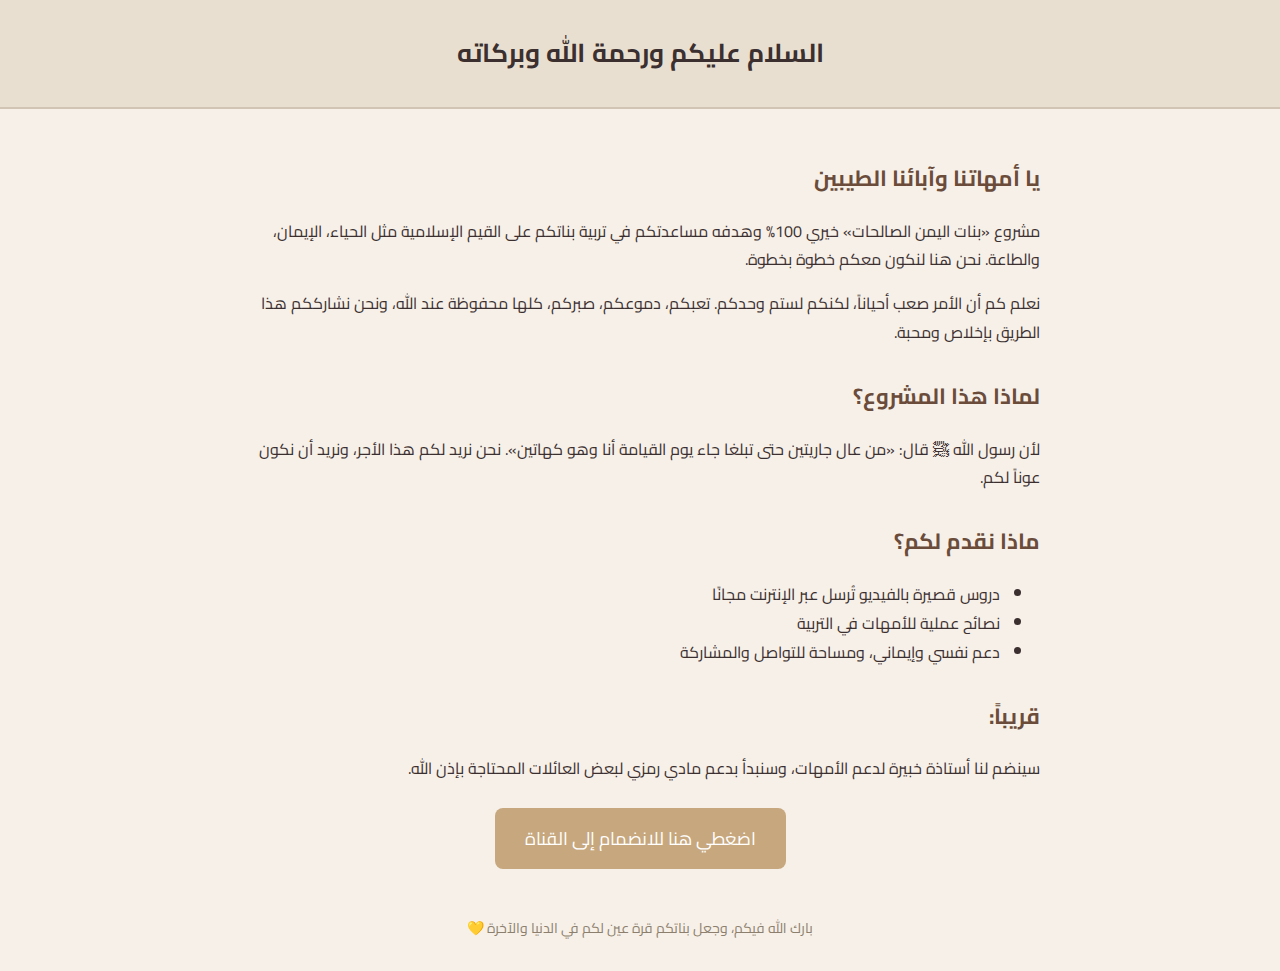
<file: ireland.html>
<!DOCTYPE html>
<html lang="ar" dir="rtl">
<head>
  <meta charset="UTF-8">
  <meta name="viewport" content="width=device-width, initial-scale=1.0">
  <title>مشروع بنات اليمن الصالحات</title>
  <link href="https://fonts.googleapis.com/css2?family=Cairo:wght@400;700&display=swap" rel="stylesheet">
  <style>
    body {
      font-family: 'Cairo', sans-serif;
      background-color: #f6f0e8;
      color: #3b2f2f;
      margin: 0;
      padding: 0;
      line-height: 1.8;
    }
    header {
      background-color: #e9dfd1;
      padding: 30px 20px;
      text-align: center;
      font-size: 26px;
      font-weight: bold;
      border-bottom: 2px solid #d2c4b4;
    }
    main {
      padding: 20px 15px;
      max-width: 800px;
      margin: auto;
    }
    h2 {
      color: #6b4c3b;
      font-size: 22px;
      margin-top: 30px;
    }
    p {
      margin: 15px 0;
    }
    .cta {
      text-align: center;
      margin-top: 40px;
    }
    .cta a {
      background-color: #c7a77d;
      color: white;
      padding: 14px 30px;
      text-decoration: none;
      font-size: 18px;
      border-radius: 8px;
      transition: background 0.3s;
    }
    .cta a:hover {
      background-color: #b58d61;
    }
    footer {
      text-align: center;
      font-size: 14px;
      color: #8d7f6d;
      margin-top: 50px;
      padding: 10px;
    }
  </style>

  <!-- Google Analytics -->
  <script async src="https://www.googletagmanager.com/gtag/js?id=G-MSYQ4BSVX3"></script>
  <script>
    window.dataLayer = window.dataLayer || [];
    function gtag(){dataLayer.push(arguments);}
    gtag('js', new Date());
    gtag('config', 'G-MSYQ4BSVX3');
    gtag('config', 'G-VDD7HFCV6C');
  </script>

  <!-- Facebook Pixel -->
  <script>
    !function(f,b,e,v,n,t,s)
    {if(f.fbq)return;n=f.fbq=function(){n.callMethod?
    n.callMethod.apply(n,arguments):n.queue.push(arguments)};
    if(!f._fbq)f._fbq=n;n.push=n;n.loaded=!0;n.version='2.0';
    n.queue=[];t=b.createElement(e);t.async=!0;
    t.src=v;s=b.getElementsByTagName(e)[0];
    s.parentNode.insertBefore(t,s)}(window, document,'script',
    'https://connect.facebook.net/en_US/fbevents.js');
    fbq('init', '1144777421004869');
    fbq('track', 'PageView');
  </script>
  <noscript>
    <img height="1" width="1" style="display:none"
    src="https://www.facebook.com/tr?id=1144777421004869&ev=PageView&noscript=1"/>
  </noscript>
</head>
<body>
  <header>
    السلام عليكم ورحمة الله وبركاته
  </header>

  <main>
    <h2>يا أمهاتنا وآبائنا الطيبين</h2>
    <p>
      مشروع &laquo;بنات اليمن الصالحات&raquo; خيري 100% وهدفه مساعدتكم في تربية بناتكم على القيم الإسلامية مثل الحياء، الإيمان، والطاعة. نحن هنا لنكون معكم خطوة بخطوة.
    </p>

    <p>
      نعلم كم أن الأمر صعب أحياناً، لكنكم لستم وحدكم. تعبكم، دموعكم، صبركم، كلها محفوظة عند الله، ونحن نشارككم هذا الطريق بإخلاص ومحبة.
    </p>

    <h2>لماذا هذا المشروع؟</h2>
    <p>
      لأن رسول الله ﷺ قال: &laquo;من عال جاريتين حتى تبلغا جاء يوم القيامة أنا وهو كهاتين&raquo;. نحن نريد لكم هذا الأجر، ونريد أن نكون عوناً لكم.
    </p>

    <h2>ماذا نقدم لكم؟</h2>
    <ul>
      <li>دروس قصيرة بالفيديو تُرسل عبر الإنترنت مجانًا</li>
      <li>نصائح عملية للأمهات في التربية</li>
      <li>دعم نفسي وإيماني، ومساحة للتواصل والمشاركة</li>
    </ul>

    <h2>قريباً:</h2>
    <p>
      سينضم لنا أستاذة خبيرة لدعم الأمهات، وسنبدأ بدعم مادي رمزي لبعض العائلات المحتاجة بإذن الله.
    </p>

    <div class="cta">
      <a href="https://t.me/+oYF_s7I7DvY2YzFk" id="subscribe-btn" target="_blank">اضغطي هنا للانضمام إلى القناة</a>
    </div>

    <footer>
      بارك الله فيكم، وجعل بناتكم قرة عين لكم في الدنيا والآخرة 💛
    </footer>
  </main>

  <!-- Event Tracking -->
  <script>
    document.addEventListener('DOMContentLoaded', function() {
      const btn = document.getElementById('subscribe-btn');
      if (btn) {
        btn.addEventListener('click', function() {
          if (typeof fbq === 'function') {
            fbq('track', 'Lead');
          }
          if (typeof gtag === 'function') {
            gtag('event', 'subscribe_click', {
              'event_category': 'engagement',
              'event_label': 'Telegram Subscribe Button'
            });
          }
        });
      }
    });
  </script>
</body>
</html>
</file>
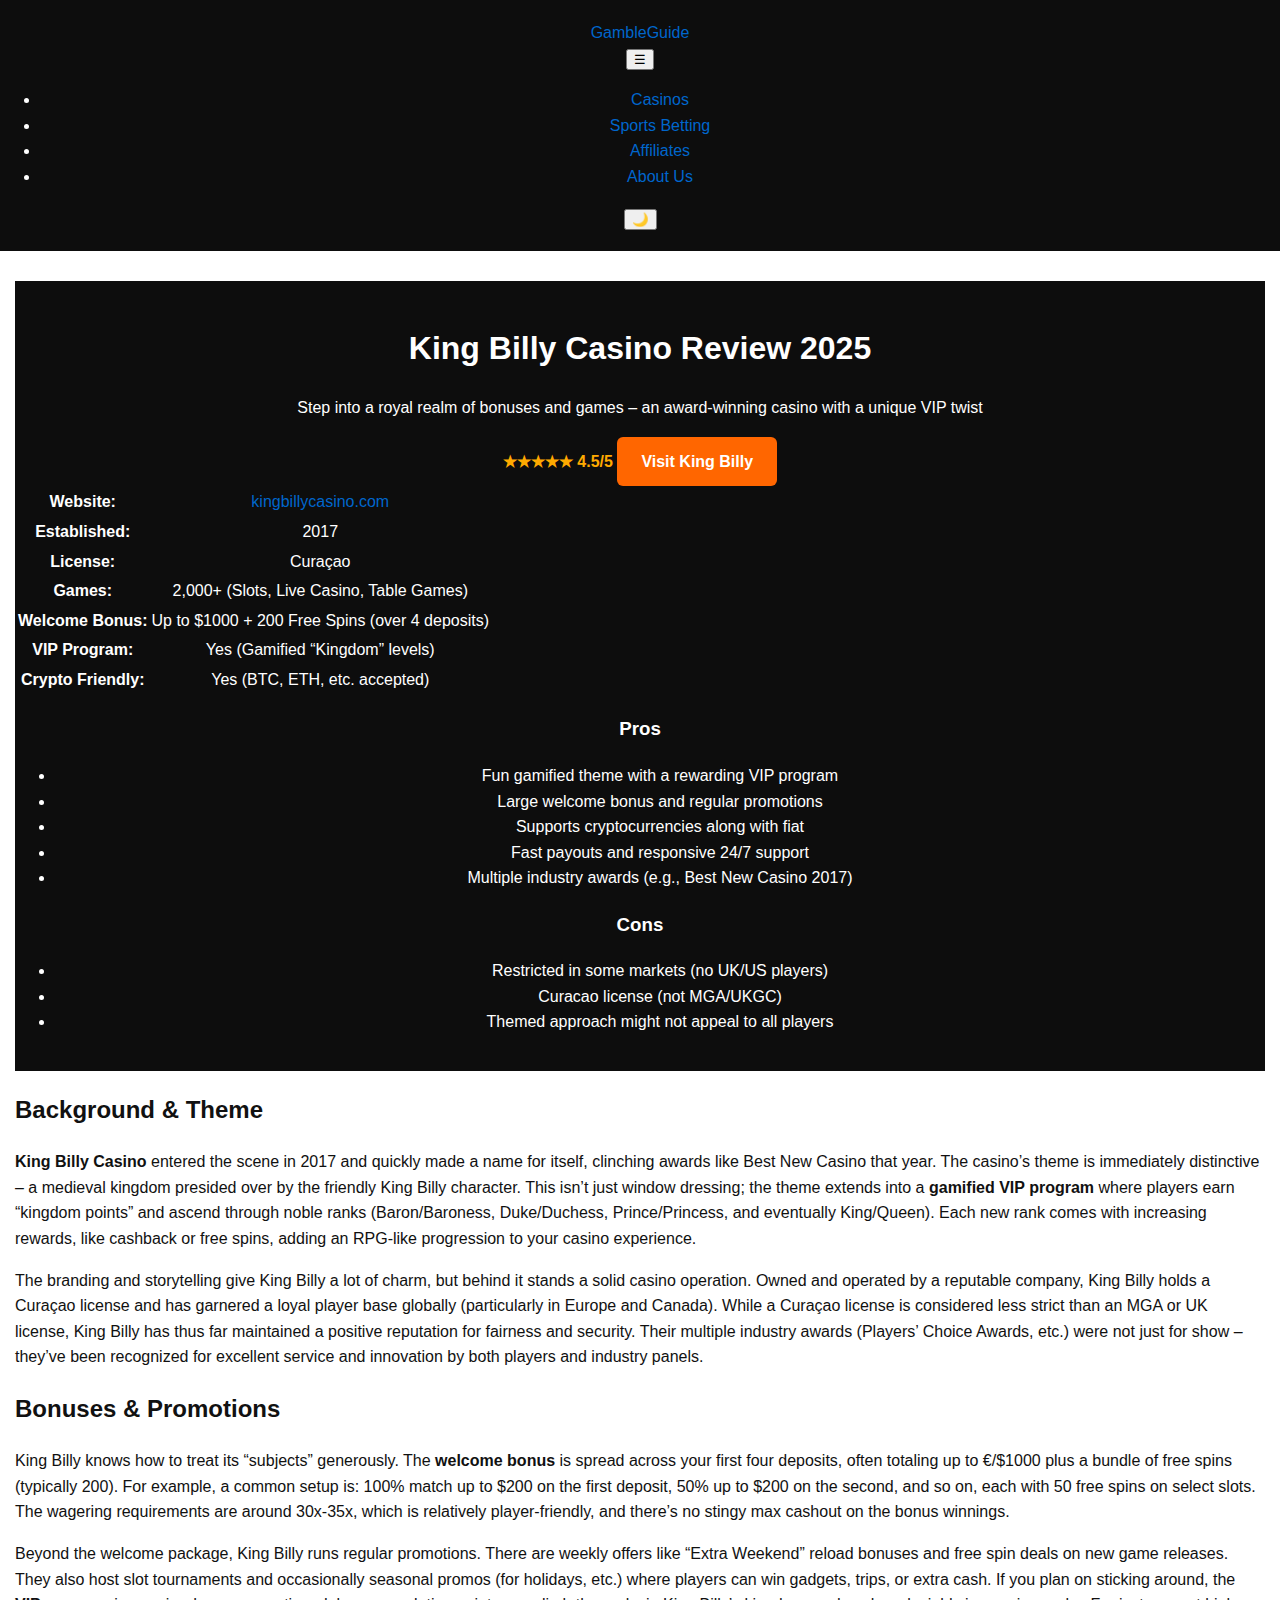
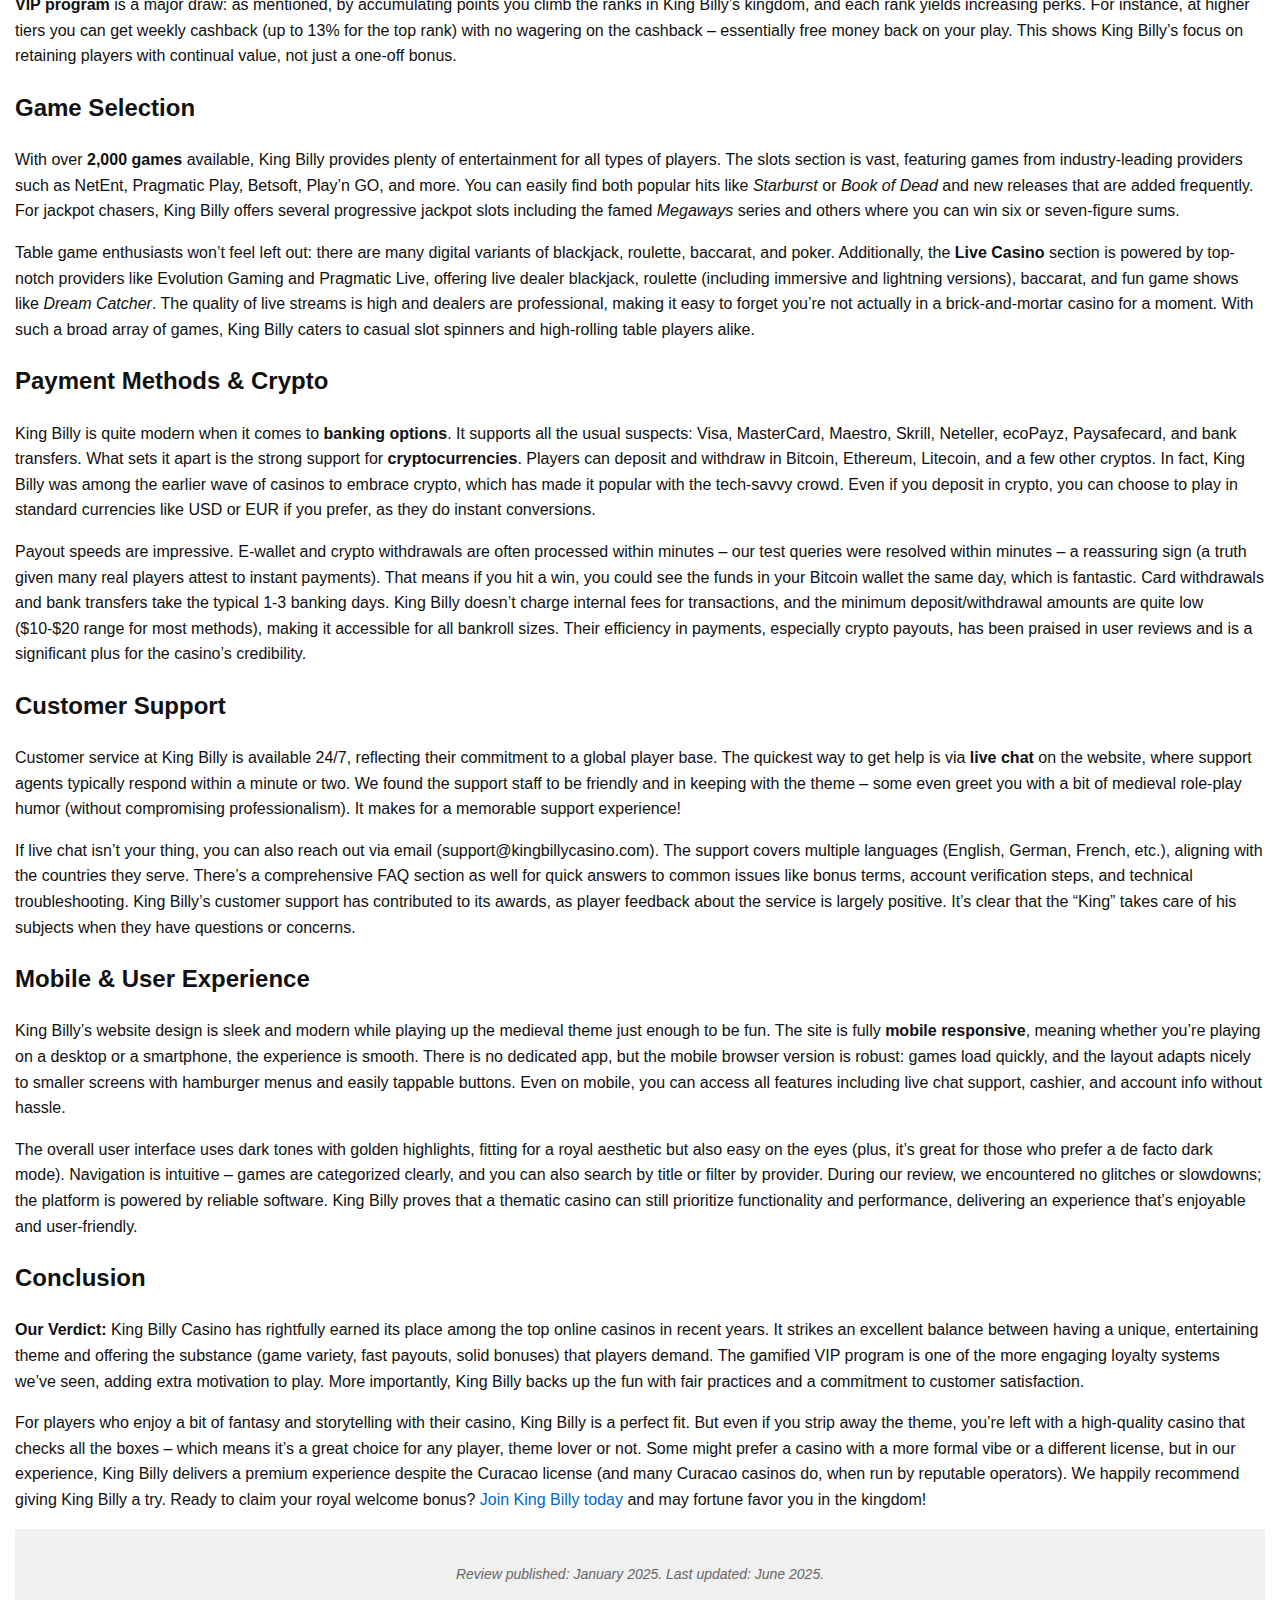
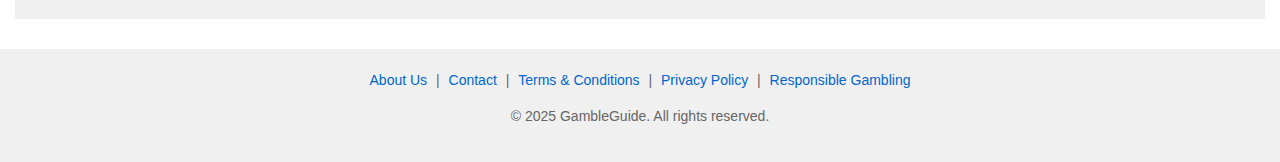
<file: king-billy.html>
<!DOCTYPE html>
<html lang="en">
<head>
  <meta charset="UTF-8">
  <meta name="viewport" content="width=device-width, initial-scale=1.0">
  <meta name="description" content="King Billy Casino Review 2025 – Explore the award-winning casino kingdom. Detailed review of King Billy’s bonuses up to $1000, VIP levels, 2000+ games, crypto payments, and fast payouts. Is King Billy worth the crown?">
  <title>King Billy Review 2025 – Award-Winning Casino Kingdom | GambleGuide</title>
  <link rel="stylesheet" href="styles.css">
  <script type="application/ld+json">
  {
    "@context": "https://schema.org",
    "@type": "Review",
    "headline": "King Billy Casino Review 2025",
    "itemReviewed": {
      "@type": "Organization",
      "name": "King Billy Casino",
      "url": "https://www.kingbillycasino.com"
    },
    "author": { "@type": "Organization", "name": "GambleGuide" },
    "reviewRating": { "@type": "Rating", "ratingValue": "4.5", "bestRating": "5" },
    "datePublished": "2025-06-29",
    "description": "Review of King Billy Casino (2025) – covering its unique gamified VIP program, large game library, crypto payment options, and the reasons it won multiple industry awards as a top new casino."
  }
  </script>
</head>
<body>
  <header>
    <div class="header-content">
      <div class="branding"><a href="index.html#top-casinos">GambleGuide</a></div>
      <button class="menu-toggle" aria-label="Toggle menu">&#9776;</button>
      <nav class="main-nav">
        <ul>
          <li><a href="index.html#top-casinos" class="active">Casinos</a></li>
          <li><a href="index.html#top-sports">Sports Betting</a></li>
          <li><a href="index.html#top-affiliates">Affiliates</a></li>
          <li><a href="about.html">About Us</a></li>
        </ul>
      </nav>
      <button class="theme-toggle" aria-label="Toggle dark mode">🌙</button>
    </div>
  </header>
  <main>
    <article class="review">
      <header class="review-header">
        <h1>King Billy Casino Review 2025</h1>
        <p class="subtitle">Step into a royal realm of bonuses and games – an award-winning casino with a unique VIP twist</p>
        <div class="rating-cta">
          <span class="rating">★★★★★ 4.5/5</span>
          <a href="#" class="cta-button">Visit King Billy</a>
        </div>
        <table class="quick-facts">
          <tr><th>Website:</th><td><a href="https://www.kingbillycasino.com" target="_blank" rel="nofollow noopener">kingbillycasino.com</a></td></tr>
          <tr><th>Established:</th><td>2017</td></tr>
          <tr><th>License:</th><td>Curaçao</td></tr>
          <tr><th>Games:</th><td>2,000+ (Slots, Live Casino, Table Games)</td></tr>
          <tr><th>Welcome Bonus:</th><td>Up to $1000 + 200 Free Spins (over 4 deposits)</td></tr>
          <tr><th>VIP Program:</th><td>Yes (Gamified “Kingdom” levels)</td></tr>
          <tr><th>Crypto Friendly:</th><td>Yes (BTC, ETH, etc. accepted)</td></tr>
        </table>
        <div class="pros-cons">
          <div class="pros">
            <h3>Pros</h3>
            <ul>
              <li>Fun gamified theme with a rewarding VIP program</li>
              <li>Large welcome bonus and regular promotions</li>
              <li>Supports cryptocurrencies along with fiat</li>
              <li>Fast payouts and responsive 24/7 support</li>
              <li>Multiple industry awards (e.g., Best New Casino 2017)</li>
            </ul>
          </div>
          <div class="cons">
            <h3>Cons</h3>
            <ul>
              <li>Restricted in some markets (no UK/US players)</li>
              <li>Curacao license (not MGA/UKGC)</li>
              <li>Themed approach might not appeal to all players</li>
            </ul>
          </div>
        </div>
      </header>
      <section>
        <h2>Background &amp; Theme</h2>
        <p><strong>King Billy Casino</strong> entered the scene in 2017 and quickly made a name for itself, clinching awards like Best New Casino that year. The casino’s theme is immediately distinctive – a medieval kingdom presided over by the friendly King Billy character. This isn’t just window dressing; the theme extends into a <strong>gamified VIP program</strong> where players earn “kingdom points” and ascend through noble ranks (Baron/Baroness, Duke/Duchess, Prince/Princess, and eventually King/Queen). Each new rank comes with increasing rewards, like cashback or free spins, adding an RPG-like progression to your casino experience.</p>
        <p>The branding and storytelling give King Billy a lot of charm, but behind it stands a solid casino operation. Owned and operated by a reputable company, King Billy holds a Curaçao license and has garnered a loyal player base globally (particularly in Europe and Canada). While a Curaçao license is considered less strict than an MGA or UK license, King Billy has thus far maintained a positive reputation for fairness and security. Their multiple industry awards (Players’ Choice Awards, etc.) were not just for show – they’ve been recognized for excellent service and innovation by both players and industry panels.</p>
      </section>
      <section>
        <h2>Bonuses &amp; Promotions</h2>
        <p>King Billy knows how to treat its “subjects” generously. The <strong>welcome bonus</strong> is spread across your first four deposits, often totaling up to €/$1000 plus a bundle of free spins (typically 200). For example, a common setup is: 100% match up to $200 on the first deposit, 50% up to $200 on the second, and so on, each with 50 free spins on select slots. The wagering requirements are around 30x-35x, which is relatively player-friendly, and there’s no stingy max cashout on the bonus winnings.</p>
        <p>Beyond the welcome package, King Billy runs regular promotions. There are weekly offers like “Extra Weekend” reload bonuses and free spin deals on new game releases. They also host slot tournaments and occasionally seasonal promos (for holidays, etc.) where players can win gadgets, trips, or extra cash. If you plan on sticking around, the <strong>VIP program</strong> is a major draw: as mentioned, by accumulating points you climb the ranks in King Billy’s kingdom, and each rank yields increasing perks. For instance, at higher tiers you can get weekly cashback (up to 13% for the top rank) with no wagering on the cashback – essentially free money back on your play. This shows King Billy’s focus on retaining players with continual value, not just a one-off bonus.</p>
      </section>
      <section>
        <h2>Game Selection</h2>
        <p>With over <strong>2,000 games</strong> available, King Billy provides plenty of entertainment for all types of players. The slots section is vast, featuring games from industry-leading providers such as NetEnt, Pragmatic Play, Betsoft, Play’n GO, and more. You can easily find both popular hits like <em>Starburst</em> or <em>Book of Dead</em> and new releases that are added frequently. For jackpot chasers, King Billy offers several progressive jackpot slots including the famed <em>Megaways</em> series and others where you can win six or seven-figure sums.</p>
        <p>Table game enthusiasts won’t feel left out: there are many digital variants of blackjack, roulette, baccarat, and poker. Additionally, the <strong>Live Casino</strong> section is powered by top-notch providers like Evolution Gaming and Pragmatic Live, offering live dealer blackjack, roulette (including immersive and lightning versions), baccarat, and fun game shows like <em>Dream Catcher</em>. The quality of live streams is high and dealers are professional, making it easy to forget you’re not actually in a brick-and-mortar casino for a moment. With such a broad array of games, King Billy caters to casual slot spinners and high-rolling table players alike.</p>
      </section>
      <section>
        <h2>Payment Methods &amp; Crypto</h2>
        <p>King Billy is quite modern when it comes to <strong>banking options</strong>. It supports all the usual suspects: Visa, MasterCard, Maestro, Skrill, Neteller, ecoPayz, Paysafecard, and bank transfers. What sets it apart is the strong support for <strong>cryptocurrencies</strong>. Players can deposit and withdraw in Bitcoin, Ethereum, Litecoin, and a few other cryptos. In fact, King Billy was among the earlier wave of casinos to embrace crypto, which has made it popular with the tech-savvy crowd. Even if you deposit in crypto, you can choose to play in standard currencies like USD or EUR if you prefer, as they do instant conversions.</p>
        <p>Payout speeds are impressive. E-wallet and crypto withdrawals are often processed within minutes – our test queries were resolved within minutes – a reassuring sign (a truth given many real players attest to instant payments). That means if you hit a win, you could see the funds in your Bitcoin wallet the same day, which is fantastic. Card withdrawals and bank transfers take the typical 1-3 banking days. King Billy doesn’t charge internal fees for transactions, and the minimum deposit/withdrawal amounts are quite low ($10-$20 range for most methods), making it accessible for all bankroll sizes. Their efficiency in payments, especially crypto payouts, has been praised in user reviews and is a significant plus for the casino’s credibility.</p>
      </section>
      <section>
        <h2>Customer Support</h2>
        <p>Customer service at King Billy is available 24/7, reflecting their commitment to a global player base. The quickest way to get help is via <strong>live chat</strong> on the website, where support agents typically respond within a minute or two. We found the support staff to be friendly and in keeping with the theme – some even greet you with a bit of medieval role-play humor (without compromising professionalism). It makes for a memorable support experience!</p>
        <p>If live chat isn’t your thing, you can also reach out via email (support@kingbillycasino.com). The support covers multiple languages (English, German, French, etc.), aligning with the countries they serve. There’s a comprehensive FAQ section as well for quick answers to common issues like bonus terms, account verification steps, and technical troubleshooting. King Billy’s customer support has contributed to its awards, as player feedback about the service is largely positive. It’s clear that the “King” takes care of his subjects when they have questions or concerns.</p>
      </section>
      <section>
        <h2>Mobile &amp; User Experience</h2>
        <p>King Billy’s website design is sleek and modern while playing up the medieval theme just enough to be fun. The site is fully <strong>mobile responsive</strong>, meaning whether you’re playing on a desktop or a smartphone, the experience is smooth. There is no dedicated app, but the mobile browser version is robust: games load quickly, and the layout adapts nicely to smaller screens with hamburger menus and easily tappable buttons. Even on mobile, you can access all features including live chat support, cashier, and account info without hassle.</p>
        <p>The overall user interface uses dark tones with golden highlights, fitting for a royal aesthetic but also easy on the eyes (plus, it’s great for those who prefer a de facto dark mode). Navigation is intuitive – games are categorized clearly, and you can also search by title or filter by provider. During our review, we encountered no glitches or slowdowns; the platform is powered by reliable software. King Billy proves that a thematic casino can still prioritize functionality and performance, delivering an experience that’s enjoyable and user-friendly.</p>
      </section>
      <section>
        <h2>Conclusion</h2>
        <p><strong>Our Verdict:</strong> King Billy Casino has rightfully earned its place among the top online casinos in recent years. It strikes an excellent balance between having a unique, entertaining theme and offering the substance (game variety, fast payouts, solid bonuses) that players demand. The gamified VIP program is one of the more engaging loyalty systems we’ve seen, adding extra motivation to play. More importantly, King Billy backs up the fun with fair practices and a commitment to customer satisfaction.</p>
        <p>For players who enjoy a bit of fantasy and storytelling with their casino, King Billy is a perfect fit. But even if you strip away the theme, you’re left with a high-quality casino that checks all the boxes – which means it’s a great choice for any player, theme lover or not. Some might prefer a casino with a more formal vibe or a different license, but in our experience, King Billy delivers a premium experience despite the Curacao license (and many Curacao casinos do, when run by reputable operators). We happily recommend giving King Billy a try. Ready to claim your royal welcome bonus? <a href="#" class="button cta">Join King Billy today</a> and may fortune favor you in the kingdom!</p>
      </section>
      <footer class="review-footer">
        <p><em>Review published: January 2025. Last updated: June 2025.</em></p>
      </footer>
    </article>
  </main>
  <footer>
    <div class="footer-links">
      <a href="about.html">About Us</a> | 
      <a href="#">Contact</a> | 
      <a href="#">Terms &amp; Conditions</a> | 
      <a href="#">Privacy Policy</a> | 
      <a href="#">Responsible Gambling</a>
    </div>
    <div class="footer-copy">
      <p>© 2025 GambleGuide. All rights reserved.</p>
    </div>
  </footer>
  <script>
    document.querySelector('.menu-toggle').addEventListener('click', function(){
      document.querySelector('.main-nav').classList.toggle('open');
    });
    document.querySelector('.theme-toggle').addEventListener('click', function(){
      document.body.classList.toggle('dark-mode');
      this.textContent = document.body.classList.contains('dark-mode') ? '☀️' : '🌙';
    });
  </script>
</body>
</html>
</file>
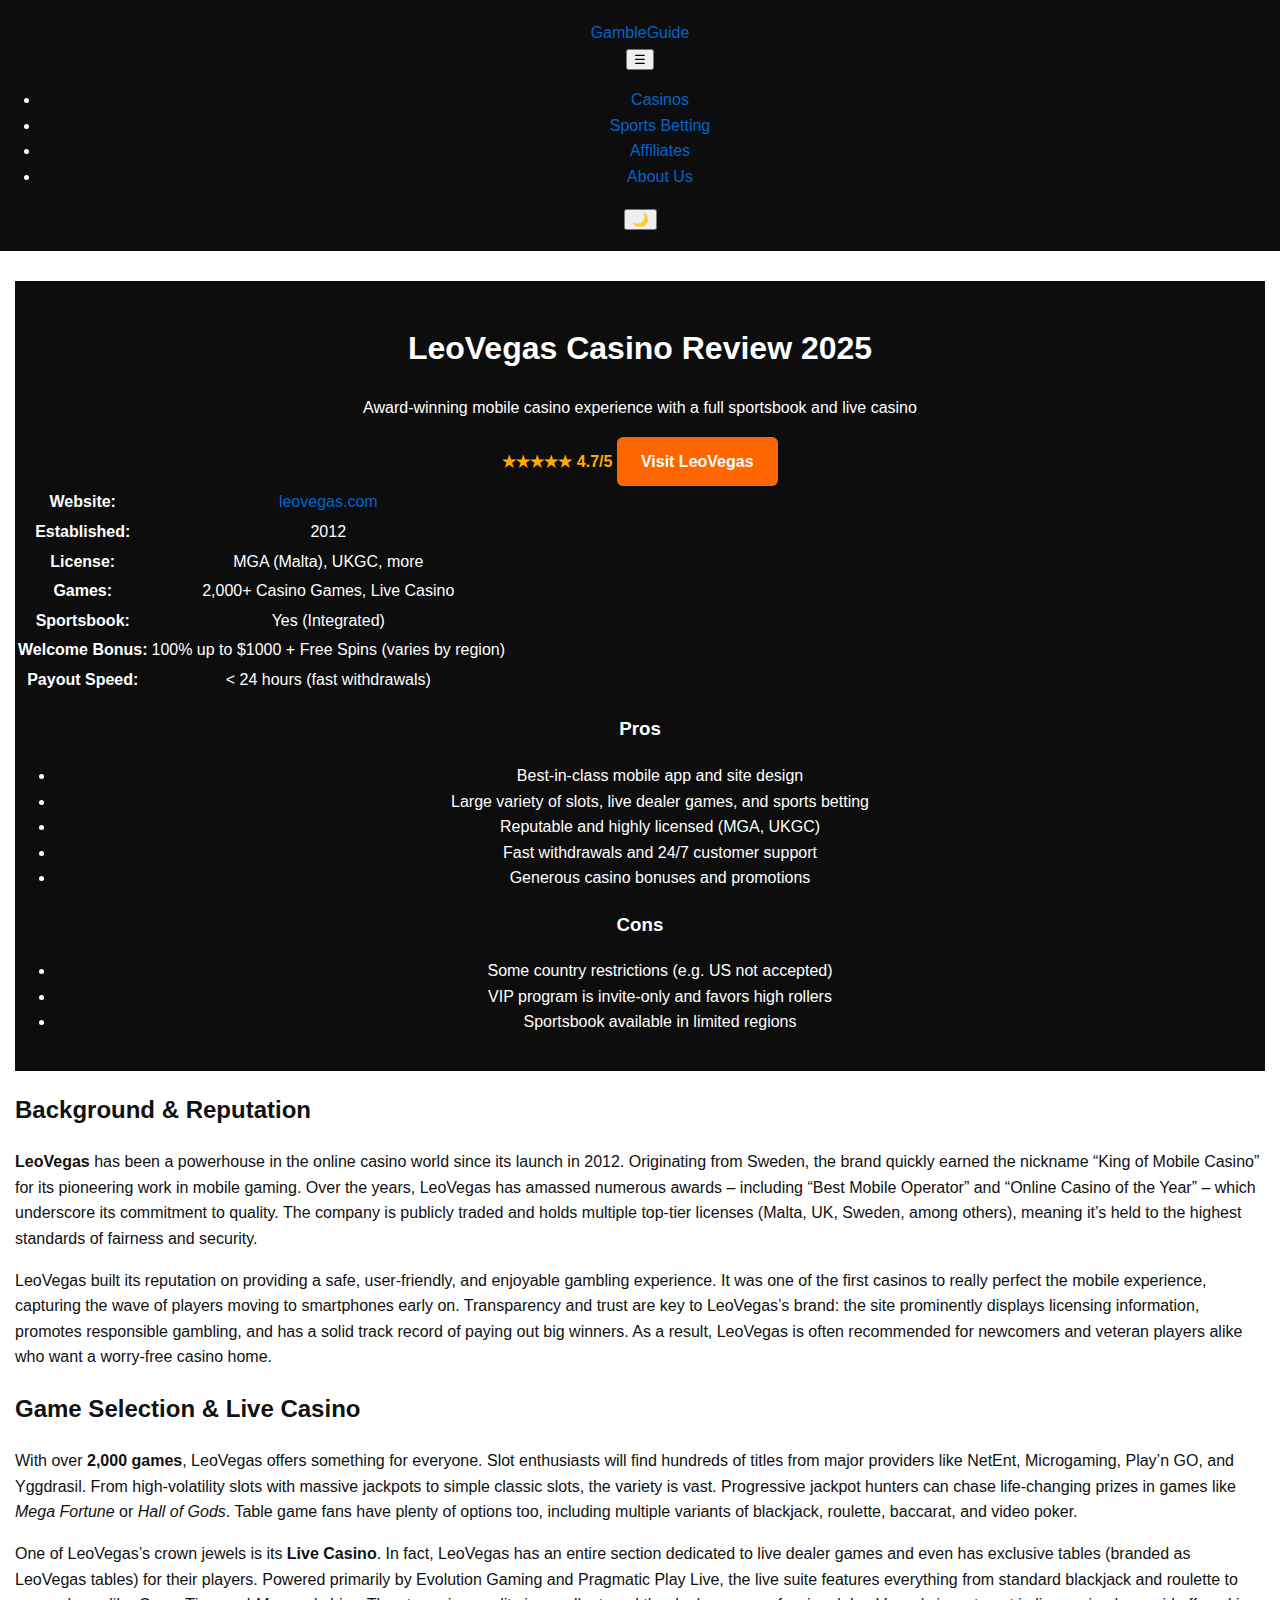
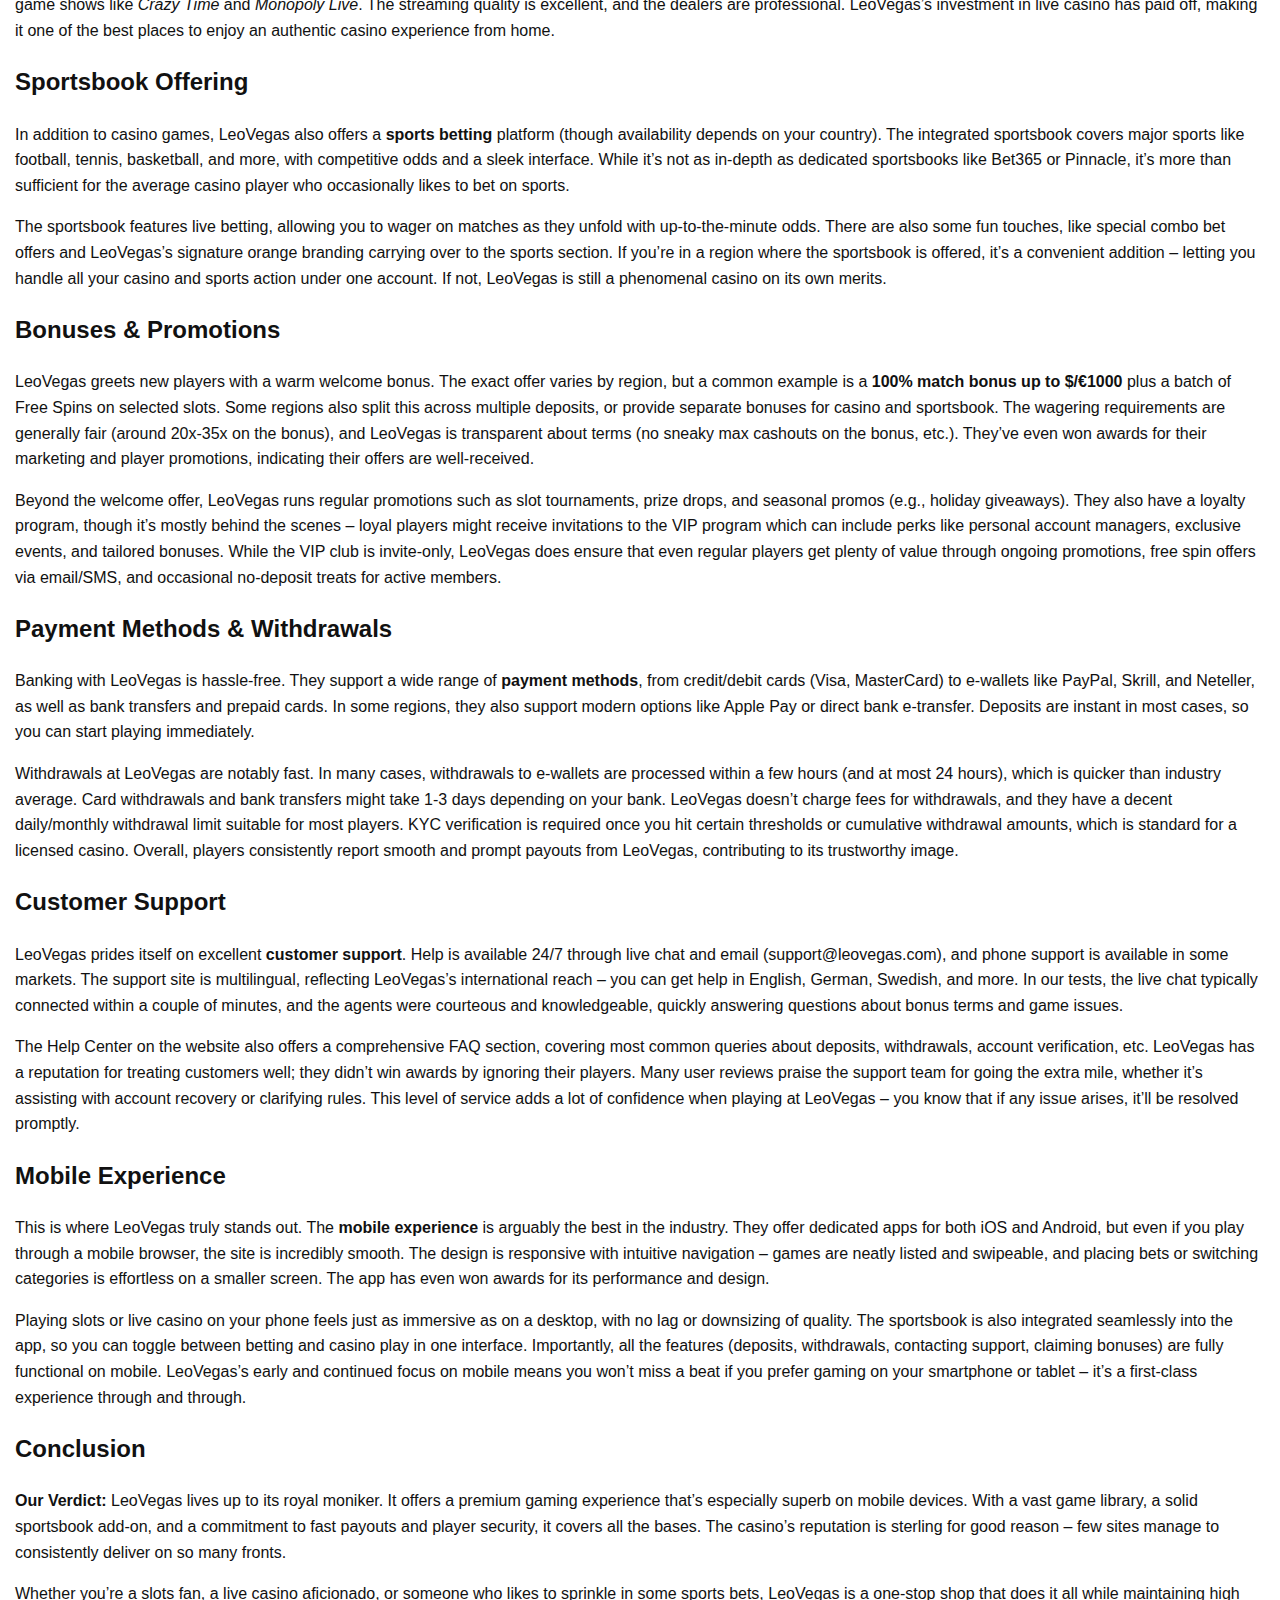
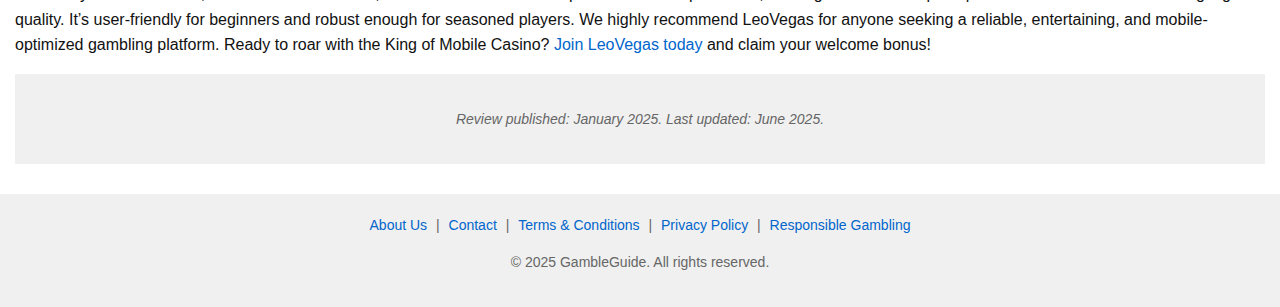
<file: leovegas.html>
<!DOCTYPE html>
<html lang="en">
<head>
  <meta charset="UTF-8">
  <meta name="viewport" content="width=device-width, initial-scale=1.0">
  <meta name="description" content="LeoVegas Casino & Sports Review 2025 – Is LeoVegas the king of mobile casinos? Detailed review of games, bonuses up to $1000, sportsbook features, fast withdrawals, and more. Discover why LeoVegas is an award-winning favorite.">
  <title>LeoVegas Review 2025 – King of Mobile Casino | GambleGuide</title>
  <link rel="stylesheet" href="styles.css">
  <script type="application/ld+json">
  {
    "@context": "https://schema.org",
    "@type": "Review",
    "headline": "LeoVegas Casino Review 2025",
    "itemReviewed": {
      "@type": "Organization",
      "name": "LeoVegas",
      "url": "https://www.leovegas.com"
    },
    "author": { "@type": "Organization", "name": "GambleGuide" },
    "reviewRating": { "@type": "Rating", "ratingValue": "4.7", "bestRating": "5" },
    "datePublished": "2025-06-29",
    "description": "2025 review of LeoVegas – the award-winning mobile-focused casino & sportsbook. Covers LeoVegas’s huge game selection, bonuses, mobile app, fast withdrawals, and customer service quality."
  }
  </script>
</head>
<body>
  <header>
    <div class="header-content">
      <div class="branding"><a href="index.html#top-casinos">GambleGuide</a></div>
      <button class="menu-toggle" aria-label="Toggle menu">&#9776;</button>
      <nav class="main-nav">
        <ul>
          <li><a href="index.html#top-casinos" class="active">Casinos</a></li>
          <li><a href="index.html#top-sports">Sports Betting</a></li>
          <li><a href="index.html#top-affiliates">Affiliates</a></li>
          <li><a href="about.html">About Us</a></li>
        </ul>
      </nav>
      <button class="theme-toggle" aria-label="Toggle dark mode">🌙</button>
    </div>
  </header>
  <main>
    <article class="review">
      <header class="review-header">
        <h1>LeoVegas Casino Review 2025</h1>
        <p class="subtitle">Award-winning mobile casino experience with a full sportsbook and live casino</p>
        <div class="rating-cta">
          <span class="rating">★★★★★ 4.7/5</span>
          <a href="#" class="cta-button">Visit LeoVegas</a>
        </div>
        <table class="quick-facts">
          <tr><th>Website:</th><td><a href="https://www.leovegas.com" target="_blank" rel="nofollow noopener">leovegas.com</a></td></tr>
          <tr><th>Established:</th><td>2012</td></tr>
          <tr><th>License:</th><td>MGA (Malta), UKGC, more</td></tr>
          <tr><th>Games:</th><td>2,000+ Casino Games, Live Casino</td></tr>
          <tr><th>Sportsbook:</th><td>Yes (Integrated)</td></tr>
          <tr><th>Welcome Bonus:</th><td>100% up to $1000 + Free Spins (varies by region)</td></tr>
          <tr><th>Payout Speed:</th><td>&lt; 24 hours (fast withdrawals)</td></tr>
        </table>
        <div class="pros-cons">
          <div class="pros">
            <h3>Pros</h3>
            <ul>
              <li>Best-in-class mobile app and site design</li>
              <li>Large variety of slots, live dealer games, and sports betting</li>
              <li>Reputable and highly licensed (MGA, UKGC)</li>
              <li>Fast withdrawals and 24/7 customer support</li>
              <li>Generous casino bonuses and promotions</li>
            </ul>
          </div>
          <div class="cons">
            <h3>Cons</h3>
            <ul>
              <li>Some country restrictions (e.g. US not accepted)</li>
              <li>VIP program is invite-only and favors high rollers</li>
              <li>Sportsbook available in limited regions</li>
            </ul>
          </div>
        </div>
      </header>
      <section>
        <h2>Background &amp; Reputation</h2>
        <p><strong>LeoVegas</strong> has been a powerhouse in the online casino world since its launch in 2012. Originating from Sweden, the brand quickly earned the nickname “King of Mobile Casino” for its pioneering work in mobile gaming. Over the years, LeoVegas has amassed numerous awards – including “Best Mobile Operator” and “Online Casino of the Year” – which underscore its commitment to quality. The company is publicly traded and holds multiple top-tier licenses (Malta, UK, Sweden, among others), meaning it’s held to the highest standards of fairness and security.</p>
        <p>LeoVegas built its reputation on providing a safe, user-friendly, and enjoyable gambling experience. It was one of the first casinos to really perfect the mobile experience, capturing the wave of players moving to smartphones early on. Transparency and trust are key to LeoVegas’s brand: the site prominently displays licensing information, promotes responsible gambling, and has a solid track record of paying out big winners. As a result, LeoVegas is often recommended for newcomers and veteran players alike who want a worry-free casino home.</p>
      </section>
      <section>
        <h2>Game Selection &amp; Live Casino</h2>
        <p>With over <strong>2,000 games</strong>, LeoVegas offers something for everyone. Slot enthusiasts will find hundreds of titles from major providers like NetEnt, Microgaming, Play’n GO, and Yggdrasil. From high-volatility slots with massive jackpots to simple classic slots, the variety is vast. Progressive jackpot hunters can chase life-changing prizes in games like <em>Mega Fortune</em> or <em>Hall of Gods</em>. Table game fans have plenty of options too, including multiple variants of blackjack, roulette, baccarat, and video poker.</p>
        <p>One of LeoVegas’s crown jewels is its <strong>Live Casino</strong>. In fact, LeoVegas has an entire section dedicated to live dealer games and even has exclusive tables (branded as LeoVegas tables) for their players. Powered primarily by Evolution Gaming and Pragmatic Play Live, the live suite features everything from standard blackjack and roulette to game shows like <em>Crazy Time</em> and <em>Monopoly Live</em>. The streaming quality is excellent, and the dealers are professional. LeoVegas’s investment in live casino has paid off, making it one of the best places to enjoy an authentic casino experience from home.</p>
      </section>
      <section>
        <h2>Sportsbook Offering</h2>
        <p>In addition to casino games, LeoVegas also offers a <strong>sports betting</strong> platform (though availability depends on your country). The integrated sportsbook covers major sports like football, tennis, basketball, and more, with competitive odds and a sleek interface. While it’s not as in-depth as dedicated sportsbooks like Bet365 or Pinnacle, it’s more than sufficient for the average casino player who occasionally likes to bet on sports.</p>
        <p>The sportsbook features live betting, allowing you to wager on matches as they unfold with up-to-the-minute odds. There are also some fun touches, like special combo bet offers and LeoVegas’s signature orange branding carrying over to the sports section. If you’re in a region where the sportsbook is offered, it’s a convenient addition – letting you handle all your casino and sports action under one account. If not, LeoVegas is still a phenomenal casino on its own merits.</p>
      </section>
      <section>
        <h2>Bonuses &amp; Promotions</h2>
        <p>LeoVegas greets new players with a warm welcome bonus. The exact offer varies by region, but a common example is a <strong>100% match bonus up to $/€1000</strong> plus a batch of Free Spins on selected slots. Some regions also split this across multiple deposits, or provide separate bonuses for casino and sportsbook. The wagering requirements are generally fair (around 20x-35x on the bonus), and LeoVegas is transparent about terms (no sneaky max cashouts on the bonus, etc.). They’ve even won awards for their marketing and player promotions, indicating their offers are well-received.</p>
        <p>Beyond the welcome offer, LeoVegas runs regular promotions such as slot tournaments, prize drops, and seasonal promos (e.g., holiday giveaways). They also have a loyalty program, though it’s mostly behind the scenes – loyal players might receive invitations to the VIP program which can include perks like personal account managers, exclusive events, and tailored bonuses. While the VIP club is invite-only, LeoVegas does ensure that even regular players get plenty of value through ongoing promotions, free spin offers via email/SMS, and occasional no-deposit treats for active members.</p>
      </section>
      <section>
        <h2>Payment Methods &amp; Withdrawals</h2>
        <p>Banking with LeoVegas is hassle-free. They support a wide range of <strong>payment methods</strong>, from credit/debit cards (Visa, MasterCard) to e-wallets like PayPal, Skrill, and Neteller, as well as bank transfers and prepaid cards. In some regions, they also support modern options like Apple Pay or direct bank e-transfer. Deposits are instant in most cases, so you can start playing immediately.</p>
        <p>Withdrawals at LeoVegas are notably fast. In many cases, withdrawals to e-wallets are processed within a few hours (and at most 24 hours), which is quicker than industry average. Card withdrawals and bank transfers might take 1-3 days depending on your bank. LeoVegas doesn’t charge fees for withdrawals, and they have a decent daily/monthly withdrawal limit suitable for most players. KYC verification is required once you hit certain thresholds or cumulative withdrawal amounts, which is standard for a licensed casino. Overall, players consistently report smooth and prompt payouts from LeoVegas, contributing to its trustworthy image.</p>
      </section>
      <section>
        <h2>Customer Support</h2>
        <p>LeoVegas prides itself on excellent <strong>customer support</strong>. Help is available 24/7 through live chat and email (support@leovegas.com), and phone support is available in some markets. The support site is multilingual, reflecting LeoVegas’s international reach – you can get help in English, German, Swedish, and more. In our tests, the live chat typically connected within a couple of minutes, and the agents were courteous and knowledgeable, quickly answering questions about bonus terms and game issues.</p>
        <p>The Help Center on the website also offers a comprehensive FAQ section, covering most common queries about deposits, withdrawals, account verification, etc. LeoVegas has a reputation for treating customers well; they didn’t win awards by ignoring their players. Many user reviews praise the support team for going the extra mile, whether it’s assisting with account recovery or clarifying rules. This level of service adds a lot of confidence when playing at LeoVegas – you know that if any issue arises, it’ll be resolved promptly.</p>
      </section>
      <section>
        <h2>Mobile Experience</h2>
        <p>This is where LeoVegas truly stands out. The <strong>mobile experience</strong> is arguably the best in the industry. They offer dedicated apps for both iOS and Android, but even if you play through a mobile browser, the site is incredibly smooth. The design is responsive with intuitive navigation – games are neatly listed and swipeable, and placing bets or switching categories is effortless on a smaller screen. The app has even won awards for its performance and design.</p>
        <p>Playing slots or live casino on your phone feels just as immersive as on a desktop, with no lag or downsizing of quality. The sportsbook is also integrated seamlessly into the app, so you can toggle between betting and casino play in one interface. Importantly, all the features (deposits, withdrawals, contacting support, claiming bonuses) are fully functional on mobile. LeoVegas’s early and continued focus on mobile means you won’t miss a beat if you prefer gaming on your smartphone or tablet – it’s a first-class experience through and through.</p>
      </section>
      <section>
        <h2>Conclusion</h2>
        <p><strong>Our Verdict:</strong> LeoVegas lives up to its royal moniker. It offers a premium gaming experience that’s especially superb on mobile devices. With a vast game library, a solid sportsbook add-on, and a commitment to fast payouts and player security, it covers all the bases. The casino’s reputation is sterling for good reason – few sites manage to consistently deliver on so many fronts.</p>
        <p>Whether you’re a slots fan, a live casino aficionado, or someone who likes to sprinkle in some sports bets, LeoVegas is a one-stop shop that does it all while maintaining high quality. It’s user-friendly for beginners and robust enough for seasoned players. We highly recommend LeoVegas for anyone seeking a reliable, entertaining, and mobile-optimized gambling platform. Ready to roar with the King of Mobile Casino? <a href="#" class="button cta">Join LeoVegas today</a> and claim your welcome bonus!</p>
      </section>
      <footer class="review-footer">
        <p><em>Review published: January 2025. Last updated: June 2025.</em></p>
      </footer>
    </article>
  </main>
  <footer>
    <div class="footer-links">
      <a href="about.html">About Us</a> | 
      <a href="#">Contact</a> | 
      <a href="#">Terms &amp; Conditions</a> | 
      <a href="#">Privacy Policy</a> | 
      <a href="#">Responsible Gambling</a>
    </div>
    <div class="footer-copy">
      <p>© 2025 GambleGuide. All rights reserved.</p>
    </div>
  </footer>
  <script>
    document.querySelector('.menu-toggle').addEventListener('click', function(){
      document.querySelector('.main-nav').classList.toggle('open');
    });
    document.querySelector('.theme-toggle').addEventListener('click', function(){
      document.body.classList.toggle('dark-mode');
      this.textContent = document.body.classList.contains('dark-mode') ? '☀️' : '🌙';
    });
  </script>
</body>
</html>
</file>
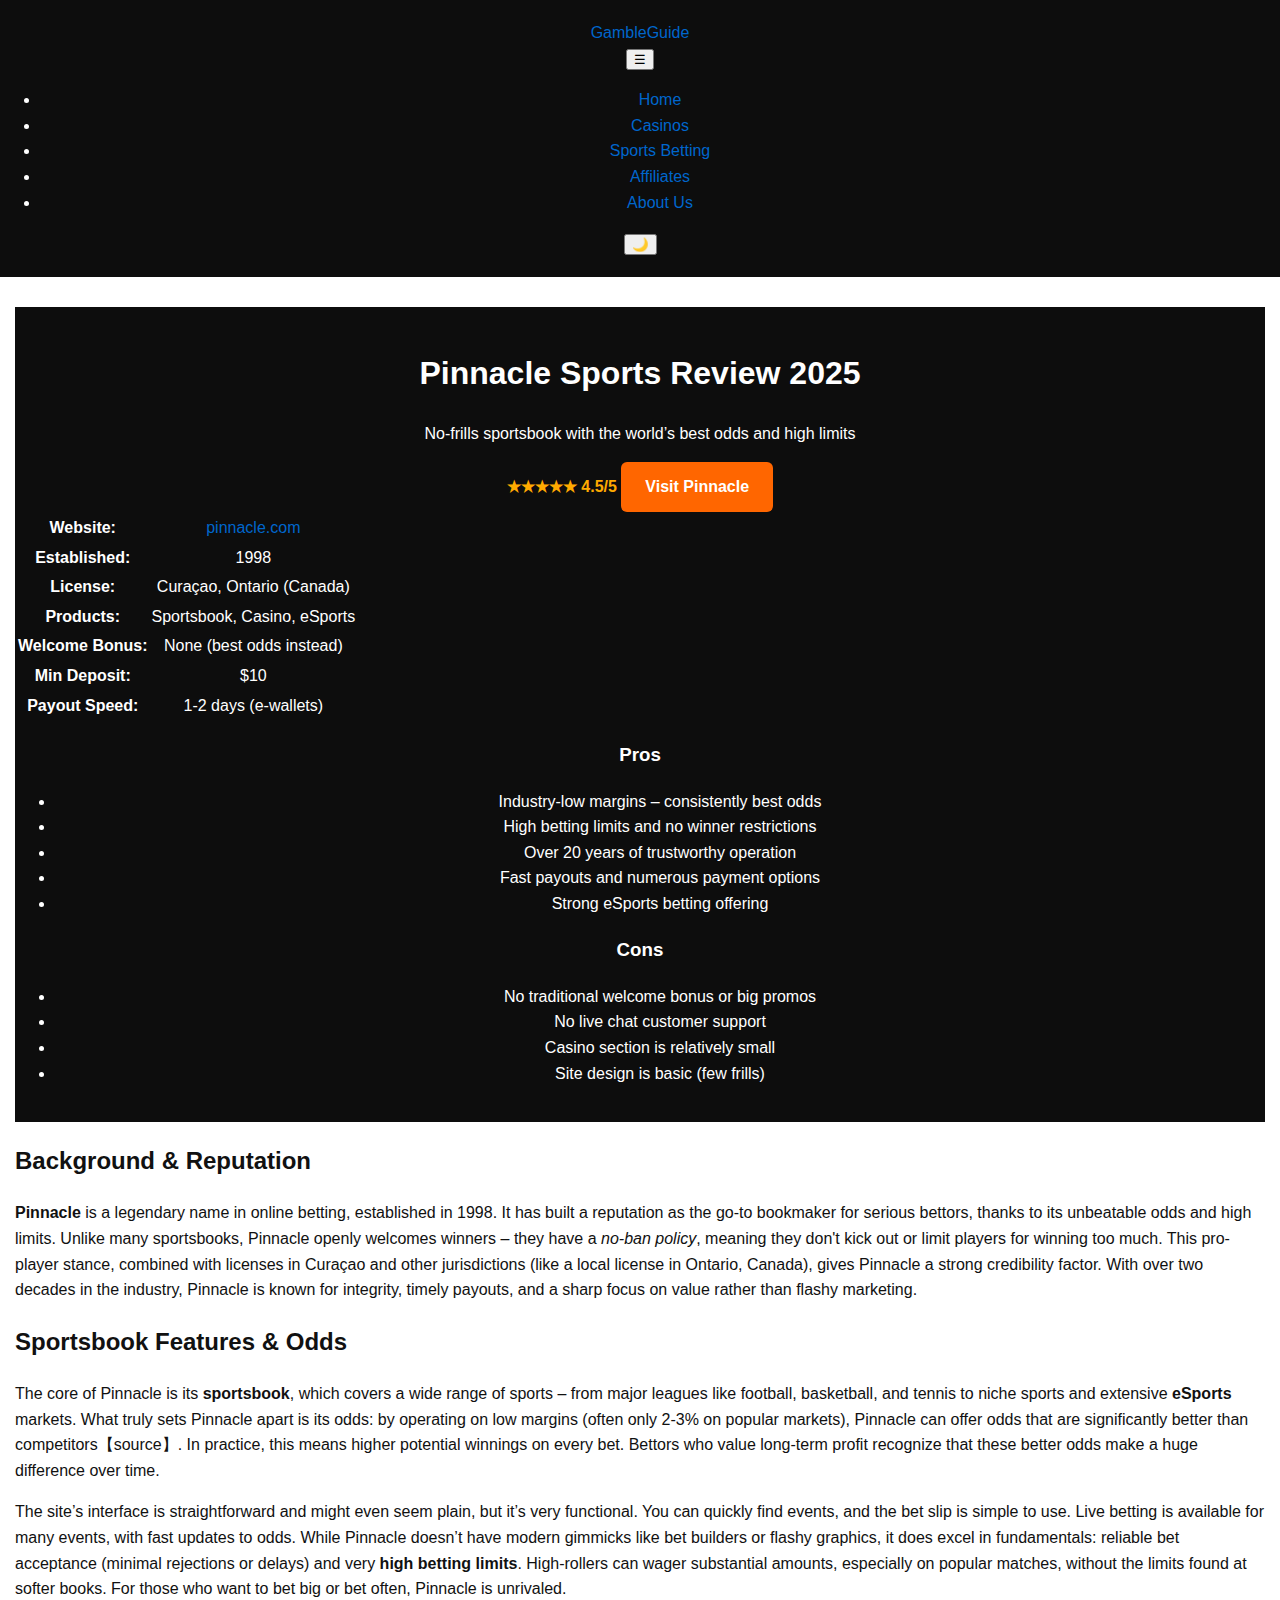
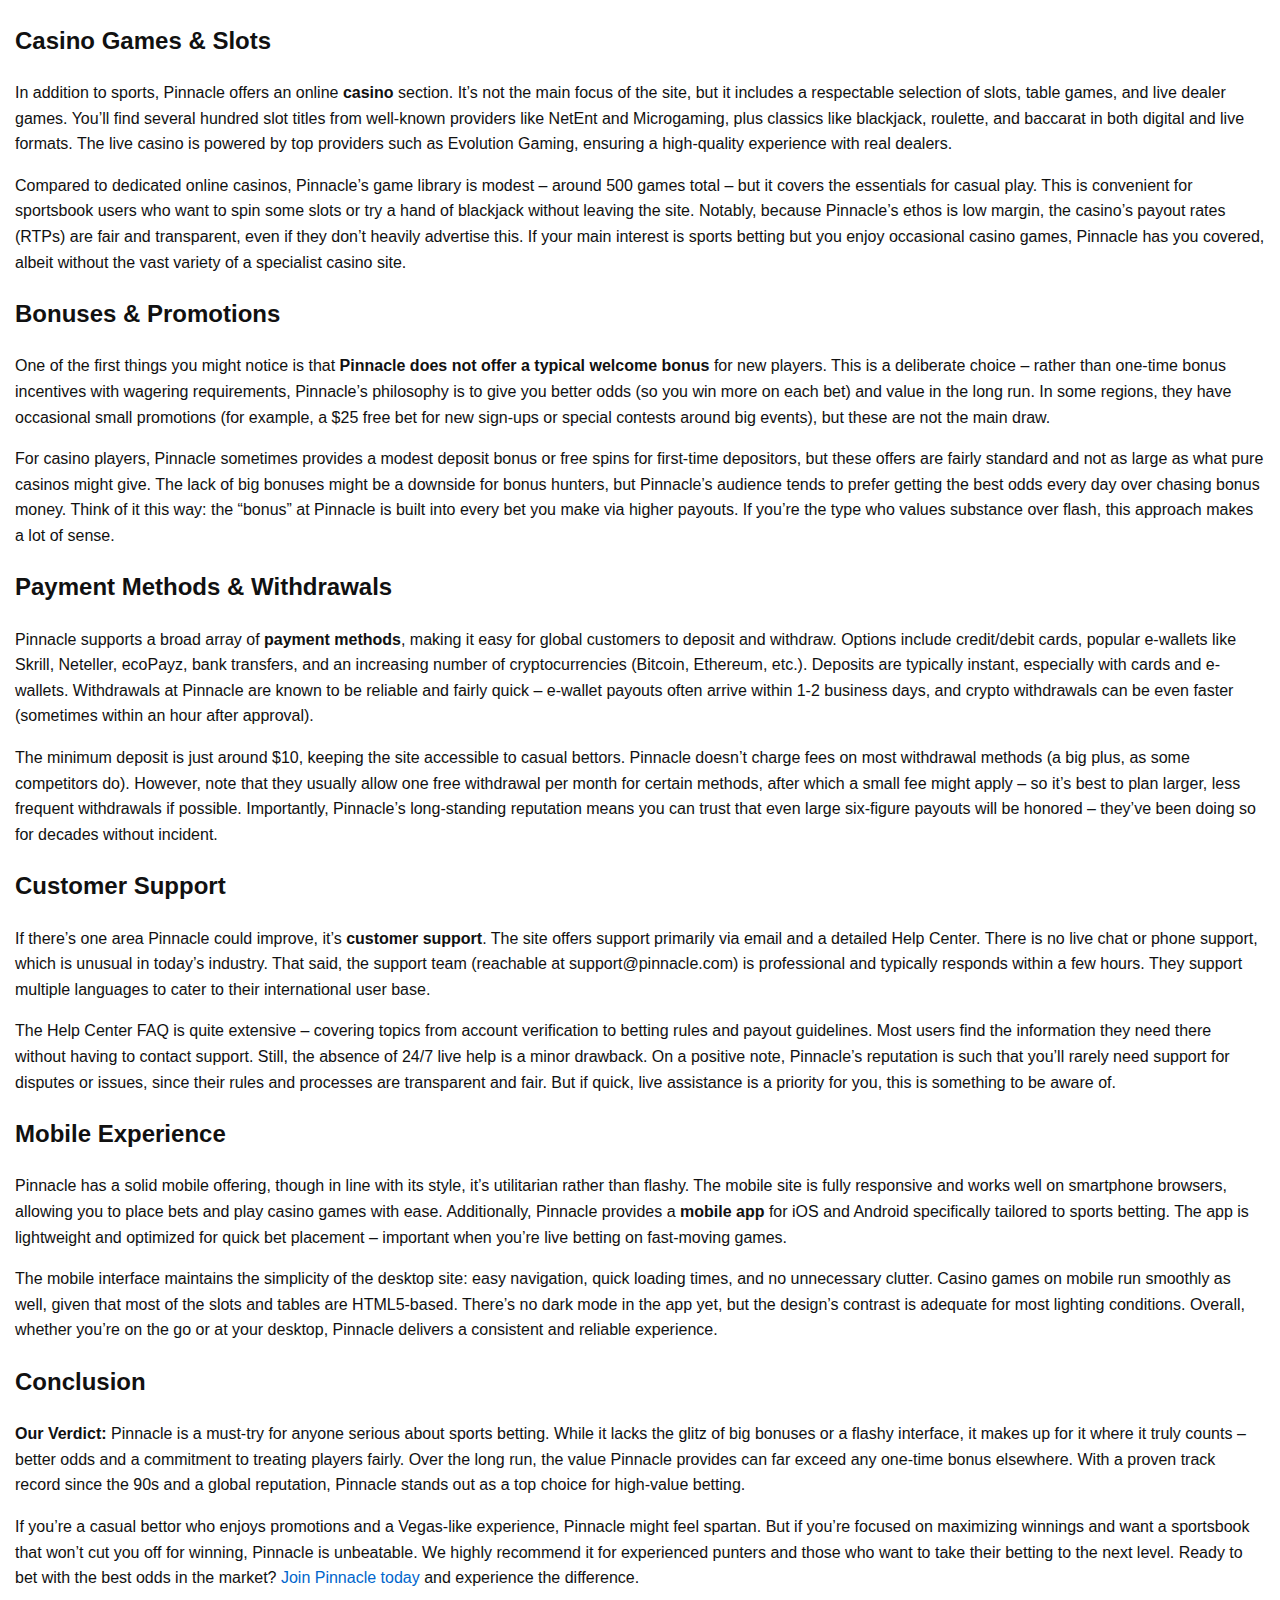
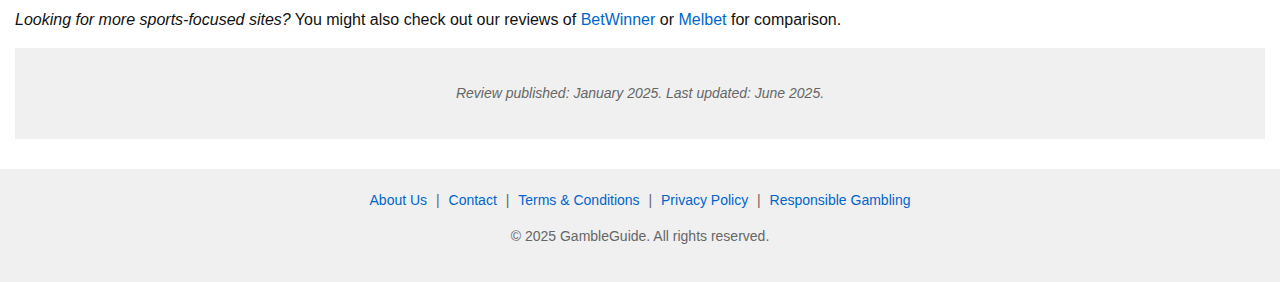
<file: pinnacle.html>
<!DOCTYPE html>
<html lang="en">
<head>
  <meta charset="UTF-8">
  <meta name="viewport" content="width=device-width, initial-scale=1.0">
  <meta name="description" content="Pinnacle Sports Review 2025 – Detailed look at Pinnacle's sportsbook and casino. Discover Pinnacle's best odds, high limits, fast payouts, and 'winners welcome' policy. Is Pinnacle safe and worth betting with? Find out now.">
  <title>Pinnacle Review 2025 – Best Odds Betting Site | GambleGuide</title>
  <link rel="stylesheet" href="styles.css">
  <script type="application/ld+json">
  {
    "@context": "https://schema.org",
    "@type": "Review",
    "headline": "Pinnacle Sports Review 2025",
    "itemReviewed": {
      "@type": "Organization",
      "name": "Pinnacle Sports",
      "url": "https://www.pinnacle.com"
    },
    "author": {
      "@type": "Organization",
      "name": "GambleGuide"
    },
    "reviewRating": {
      "@type": "Rating",
      "ratingValue": "4.5",
      "bestRating": "5"
    },
    "datePublished": "2025-06-29",
    "description": "Detailed 2025 review of Pinnacle Sportsbook – covering odds, limits, bonuses, casino games, and payout speed. Pinnacle offers the best odds with a 'winners welcome' policy, making it a top choice for serious sports bettors."
  }
  </script>
</head>
<body>
  <header>
    <div class="header-content">
      <div class="branding"><a href="index.html">GambleGuide</a></div>
      <button class="menu-toggle" aria-label="Toggle menu">&#9776;</button>
      <nav class="main-nav">
        <ul>
          <li><a href="index.html">Home</a></li>
          <li><a href="index.html#top-casinos">Casinos</a></li>
          <li><a href="index.html#top-sports" class="active">Sports Betting</a></li>
          <li><a href="index.html#top-affiliates">Affiliates</a></li>
          <li><a href="about.html">About Us</a></li>
        </ul>
      </nav>
      <button class="theme-toggle" aria-label="Toggle dark mode">🌙</button>
    </div>
  </header>
  <main>
    <article class="review">
      <header class="review-header">
        <h1>Pinnacle Sports Review 2025</h1>
        <p class="subtitle">No-frills sportsbook with the world’s best odds and high limits</p>
        <div class="rating-cta">
          <span class="rating">★★★★★ 4.5/5</span>
          <a href="#" class="cta-button">Visit Pinnacle</a>
        </div>
        <table class="quick-facts">
          <tr><th>Website:</th><td><a href="https://www.pinnacle.com" target="_blank" rel="nofollow noopener">pinnacle.com</a></td></tr>
          <tr><th>Established:</th><td>1998</td></tr>
          <tr><th>License:</th><td>Curaçao, Ontario (Canada)</td></tr>
          <tr><th>Products:</th><td>Sportsbook, Casino, eSports</td></tr>
          <tr><th>Welcome Bonus:</th><td>None (best odds instead)</td></tr>
          <tr><th>Min Deposit:</th><td>$10</td></tr>
          <tr><th>Payout Speed:</th><td>1-2 days (e-wallets)</td></tr>
        </table>
        <div class="pros-cons">
          <div class="pros">
            <h3>Pros</h3>
            <ul>
              <li>Industry-low margins – consistently best odds</li>
              <li>High betting limits and no winner restrictions</li>
              <li>Over 20 years of trustworthy operation</li>
              <li>Fast payouts and numerous payment options</li>
              <li>Strong eSports betting offering</li>
            </ul>
          </div>
          <div class="cons">
            <h3>Cons</h3>
            <ul>
              <li>No traditional welcome bonus or big promos</li>
              <li>No live chat customer support</li>
              <li>Casino section is relatively small</li>
              <li>Site design is basic (few frills)</li>
            </ul>
          </div>
        </div>
      </header>
      <section>
        <h2>Background &amp; Reputation</h2>
        <p><strong>Pinnacle</strong> is a legendary name in online betting, established in 1998. It has built a reputation as the go-to bookmaker for serious bettors, thanks to its unbeatable odds and high limits. Unlike many sportsbooks, Pinnacle openly welcomes winners – they have a <em>no-ban policy</em>, meaning they don't kick out or limit players for winning too much. This pro-player stance, combined with licenses in Curaçao and other jurisdictions (like a local license in Ontario, Canada), gives Pinnacle a strong credibility factor. With over two decades in the industry, Pinnacle is known for integrity, timely payouts, and a sharp focus on value rather than flashy marketing.</p>
      </section>
      <section>
        <h2>Sportsbook Features &amp; Odds</h2>
        <p>The core of Pinnacle is its <strong>sportsbook</strong>, which covers a wide range of sports – from major leagues like football, basketball, and tennis to niche sports and extensive <strong>eSports</strong> markets. What truly sets Pinnacle apart is its odds: by operating on low margins (often only 2-3% on popular markets), Pinnacle can offer odds that are significantly better than competitors【source】. In practice, this means higher potential winnings on every bet. Bettors who value long-term profit recognize that these better odds make a huge difference over time.</p>
        <p>The site’s interface is straightforward and might even seem plain, but it’s very functional. You can quickly find events, and the bet slip is simple to use. Live betting is available for many events, with fast updates to odds. While Pinnacle doesn’t have modern gimmicks like bet builders or flashy graphics, it does excel in fundamentals: reliable bet acceptance (minimal rejections or delays) and very <strong>high betting limits</strong>. High-rollers can wager substantial amounts, especially on popular matches, without the limits found at softer books. For those who want to bet big or bet often, Pinnacle is unrivaled. </p>
      </section>
      <section>
        <h2>Casino Games &amp; Slots</h2>
        <p>In addition to sports, Pinnacle offers an online <strong>casino</strong> section. It’s not the main focus of the site, but it includes a respectable selection of slots, table games, and live dealer games. You’ll find several hundred slot titles from well-known providers like NetEnt and Microgaming, plus classics like blackjack, roulette, and baccarat in both digital and live formats. The live casino is powered by top providers such as Evolution Gaming, ensuring a high-quality experience with real dealers.</p>
        <p>Compared to dedicated online casinos, Pinnacle’s game library is modest – around 500 games total – but it covers the essentials for casual play. This is convenient for sportsbook users who want to spin some slots or try a hand of blackjack without leaving the site. Notably, because Pinnacle’s ethos is low margin, the casino’s payout rates (RTPs) are fair and transparent, even if they don’t heavily advertise this. If your main interest is sports betting but you enjoy occasional casino games, Pinnacle has you covered, albeit without the vast variety of a specialist casino site.</p>
      </section>
      <section>
        <h2>Bonuses &amp; Promotions</h2>
        <p>One of the first things you might notice is that <strong>Pinnacle does not offer a typical welcome bonus</strong> for new players. This is a deliberate choice – rather than one-time bonus incentives with wagering requirements, Pinnacle’s philosophy is to give you better odds (so you win more on each bet) and value in the long run. In some regions, they have occasional small promotions (for example, a $25 free bet for new sign-ups or special contests around big events), but these are not the main draw.</p>
        <p>For casino players, Pinnacle sometimes provides a modest deposit bonus or free spins for first-time depositors, but these offers are fairly standard and not as large as what pure casinos might give. The lack of big bonuses might be a downside for bonus hunters, but Pinnacle’s audience tends to prefer getting the best odds every day over chasing bonus money. Think of it this way: the “bonus” at Pinnacle is built into every bet you make via higher payouts. If you’re the type who values substance over flash, this approach makes a lot of sense.</p>
      </section>
      <section>
        <h2>Payment Methods &amp; Withdrawals</h2>
        <p>Pinnacle supports a broad array of <strong>payment methods</strong>, making it easy for global customers to deposit and withdraw. Options include credit/debit cards, popular e-wallets like Skrill, Neteller, ecoPayz, bank transfers, and an increasing number of cryptocurrencies (Bitcoin, Ethereum, etc.). Deposits are typically instant, especially with cards and e-wallets. Withdrawals at Pinnacle are known to be reliable and fairly quick – e-wallet payouts often arrive within 1-2 business days, and crypto withdrawals can be even faster (sometimes within an hour after approval).</p>
        <p>The minimum deposit is just around $10, keeping the site accessible to casual bettors. Pinnacle doesn’t charge fees on most withdrawal methods (a big plus, as some competitors do). However, note that they usually allow one free withdrawal per month for certain methods, after which a small fee might apply – so it’s best to plan larger, less frequent withdrawals if possible. Importantly, Pinnacle’s long-standing reputation means you can trust that even large six-figure payouts will be honored – they’ve been doing so for decades without incident.</p>
      </section>
      <section>
        <h2>Customer Support</h2>
        <p>If there’s one area Pinnacle could improve, it’s <strong>customer support</strong>. The site offers support primarily via email and a detailed Help Center. There is no live chat or phone support, which is unusual in today’s industry. That said, the support team (reachable at support@pinnacle.com) is professional and typically responds within a few hours. They support multiple languages to cater to their international user base.</p>
        <p>The Help Center FAQ is quite extensive – covering topics from account verification to betting rules and payout guidelines. Most users find the information they need there without having to contact support. Still, the absence of 24/7 live help is a minor drawback. On a positive note, Pinnacle’s reputation is such that you’ll rarely need support for disputes or issues, since their rules and processes are transparent and fair. But if quick, live assistance is a priority for you, this is something to be aware of.</p>
      </section>
      <section>
        <h2>Mobile Experience</h2>
        <p>Pinnacle has a solid mobile offering, though in line with its style, it’s utilitarian rather than flashy. The mobile site is fully responsive and works well on smartphone browsers, allowing you to place bets and play casino games with ease. Additionally, Pinnacle provides a <strong>mobile app</strong> for iOS and Android specifically tailored to sports betting. The app is lightweight and optimized for quick bet placement – important when you’re live betting on fast-moving games.</p>
        <p>The mobile interface maintains the simplicity of the desktop site: easy navigation, quick loading times, and no unnecessary clutter. Casino games on mobile run smoothly as well, given that most of the slots and tables are HTML5-based. There’s no dark mode in the app yet, but the design’s contrast is adequate for most lighting conditions. Overall, whether you’re on the go or at your desktop, Pinnacle delivers a consistent and reliable experience.</p>
      </section>
      <section>
        <h2>Conclusion</h2>
        <p><strong>Our Verdict:</strong> Pinnacle is a must-try for anyone serious about sports betting. While it lacks the glitz of big bonuses or a flashy interface, it makes up for it where it truly counts – better odds and a commitment to treating players fairly. Over the long run, the value Pinnacle provides can far exceed any one-time bonus elsewhere. With a proven track record since the 90s and a global reputation, Pinnacle stands out as a top choice for high-value betting.</p>
        <p>If you’re a casual bettor who enjoys promotions and a Vegas-like experience, Pinnacle might feel spartan. But if you’re focused on maximizing winnings and want a sportsbook that won’t cut you off for winning, Pinnacle is unbeatable. We highly recommend it for experienced punters and those who want to take their betting to the next level. Ready to bet with the best odds in the market? <a href="#" class="button cta">Join Pinnacle today</a> and experience the difference.</p>
        <p><em>Looking for more sports-focused sites?</em> You might also check out our reviews of <a href="betwinner.html">BetWinner</a> or <a href="melbet.html">Melbet</a> for comparison.</p>
      </section>
      <footer class="review-footer">
        <p><em>Review published: January 2025. Last updated: June 2025.</em></p>
      </footer>
    </article>
  </main>
  <footer>
    <div class="footer-links">
      <a href="about.html">About Us</a> | 
      <a href="#">Contact</a> | 
      <a href="#">Terms &amp; Conditions</a> | 
      <a href="#">Privacy Policy</a> | 
      <a href="#">Responsible Gambling</a>
    </div>
    <div class="footer-copy">
      <p>© 2025 GambleGuide. All rights reserved.</p>
    </div>
  </footer>
  <script>
    document.querySelector('.menu-toggle').addEventListener('click', function(){
      document.querySelector('.main-nav').classList.toggle('open');
    });
    document.querySelector('.theme-toggle').addEventListener('click', function(){
      document.body.classList.toggle('dark-mode');
      this.textContent = document.body.classList.contains('dark-mode') ? '☀️' : '🌙';
    });
  </script>
</body>
</html>
</file>
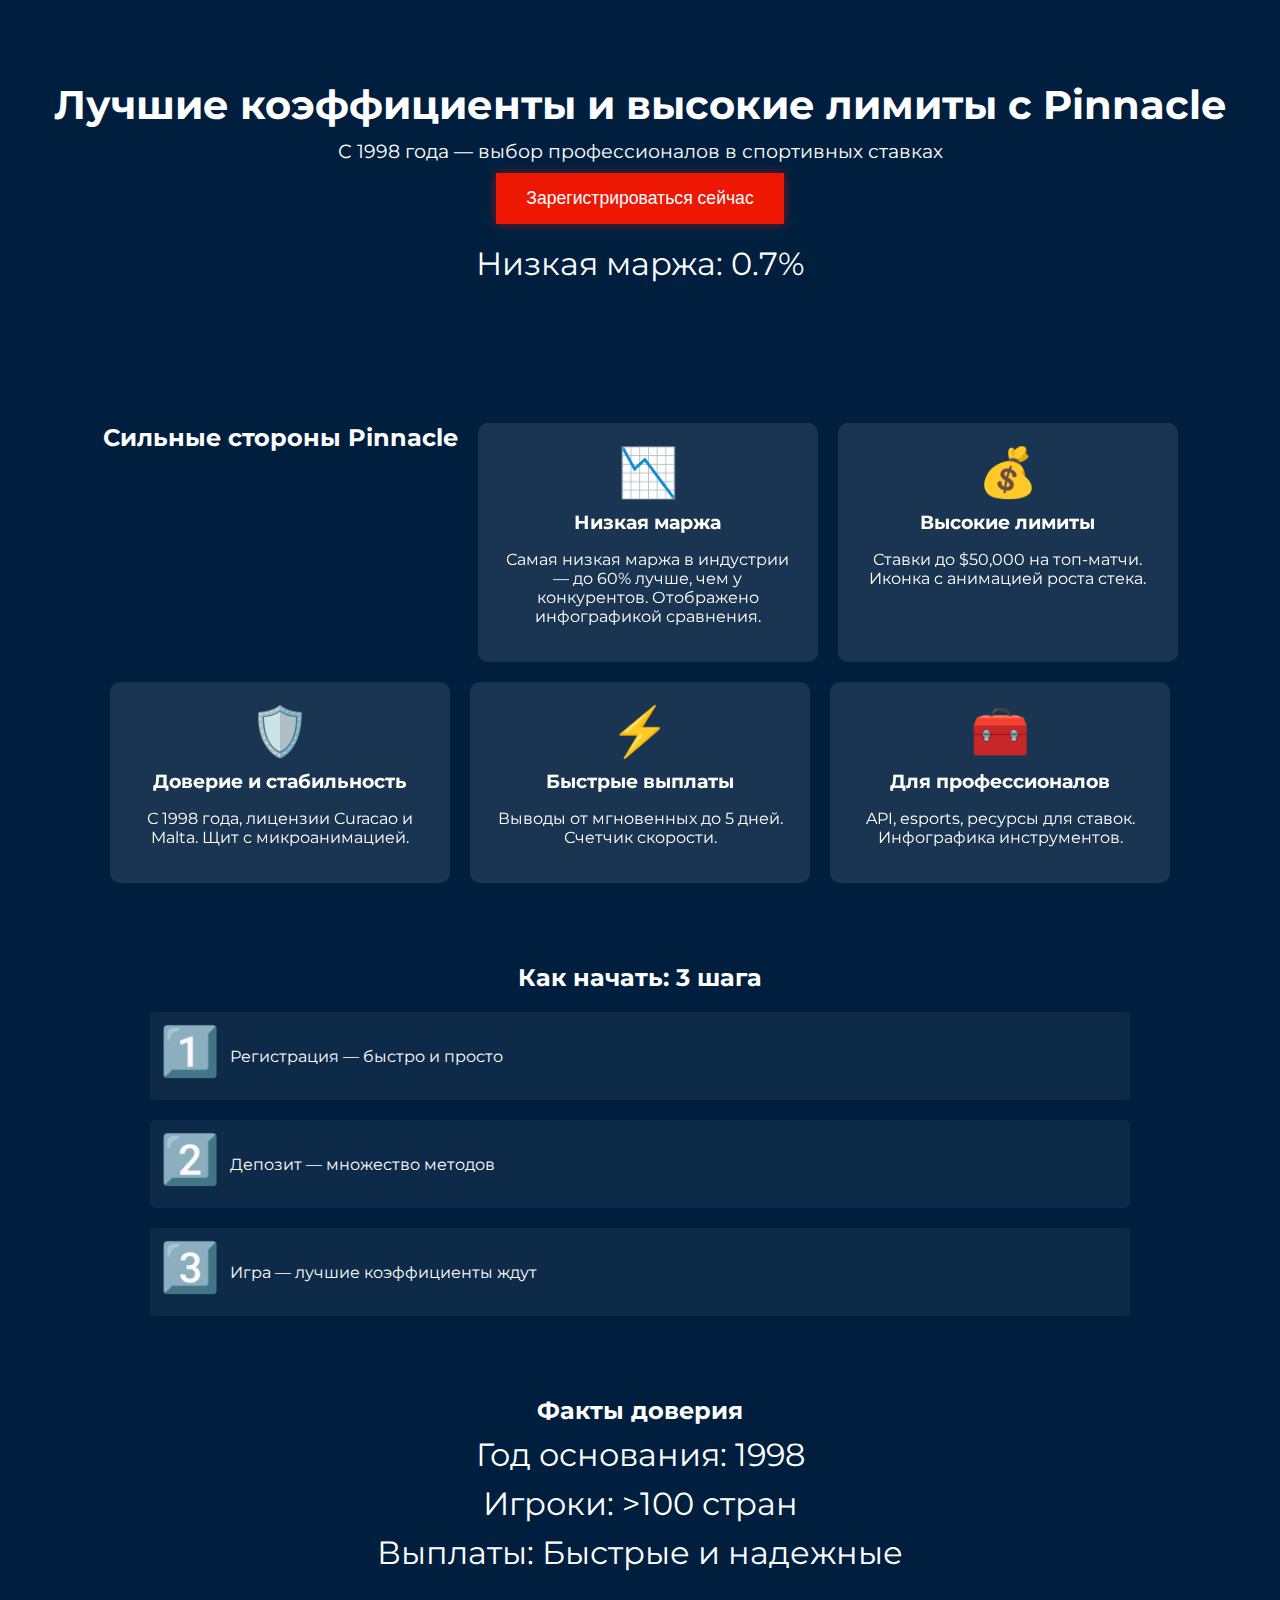
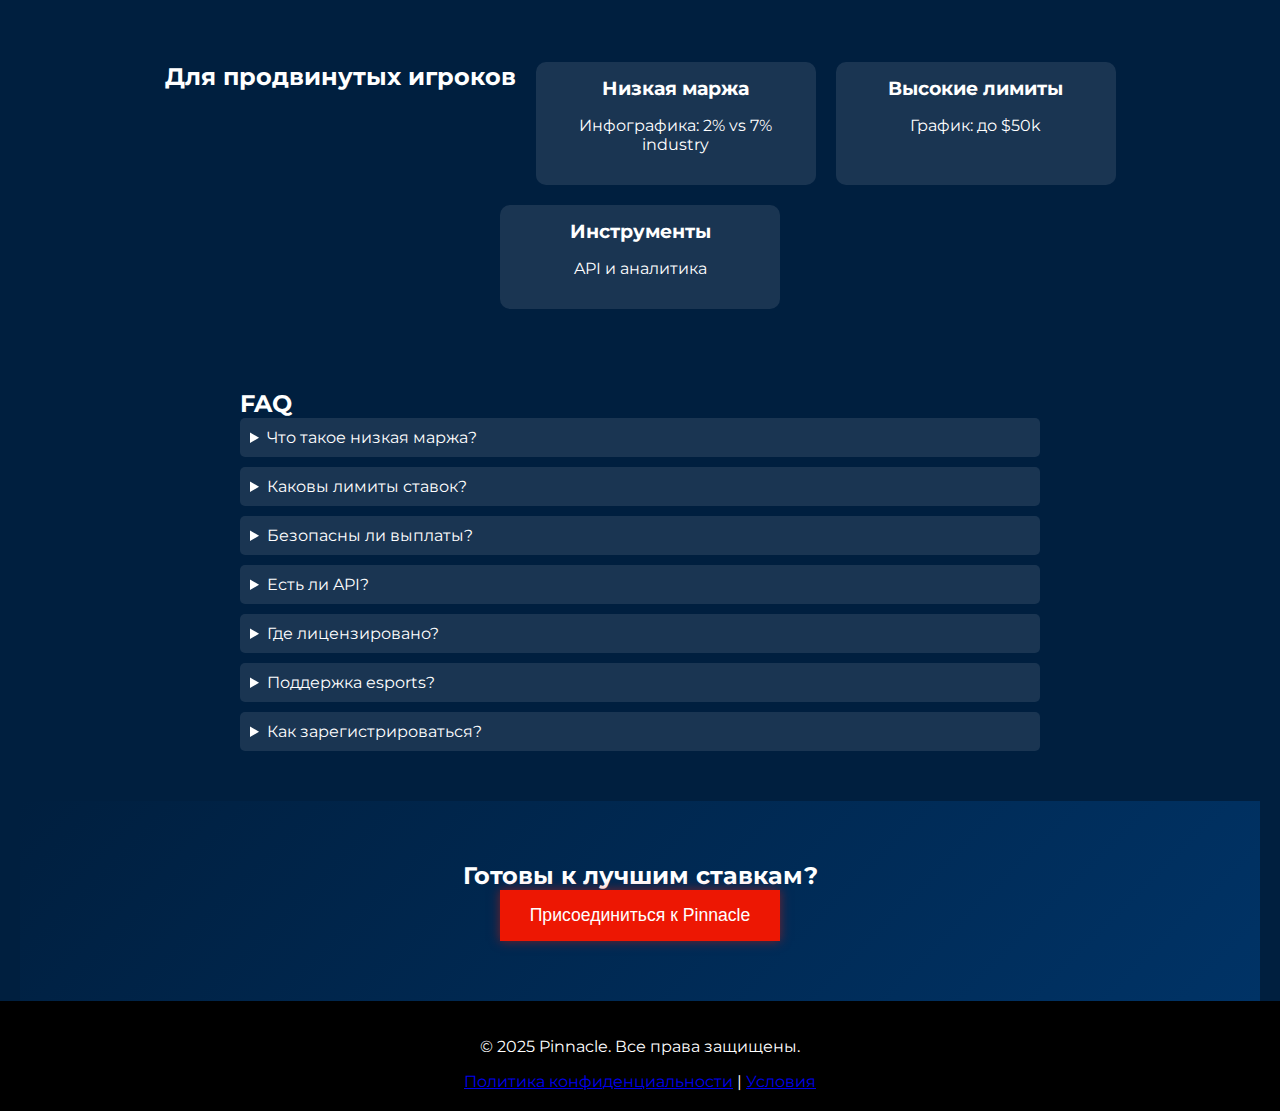
<file: test.html>
<!DOCTYPE html>
<html lang="ru">
<head>
    <meta charset="UTF-8">
    <meta name="viewport" content="width=device-width, initial-scale=1.0">
    <title>Pinnacle Landing Page</title>
    <link href="https://fonts.googleapis.com/css2?family=Montserrat:wght@400;600;700&display=swap" rel="stylesheet">
    <style>
        :root {
            --primary-color: #001F3F; /* Navy blue */
            --accent-color: #ED1703; /* Orange-red */
            --text-color: #FFFFFF;
            --secondary-text: #A9B7C6;
            --bg-gradient: linear-gradient(135deg, #001F3F, #003366);
        }

        body {
            margin: 0;
            font-family: 'Montserrat', sans-serif;
            color: var(--text-color);
            background: var(--primary-color);
            overflow-x: hidden;
        }

        section {
            padding: 40px 20px;
            max-width: 1200px;
            margin: 0 auto;
        }

        h1, h2, h3 {
            margin: 0;
        }

        .hero {
            background: var(--bg-gradient);
            text-align: center;
            padding: 80px 20px;
            position: relative;
            overflow: hidden;
        }

        .hero h1 {
            font-size: 2.5em;
            animation: fadeIn 1s ease-in;
        }

        .hero p {
            font-size: 1.2em;
            margin: 10px 0;
        }

        .cta {
            background: var(--accent-color);
            color: var(--text-color);
            border: none;
            padding: 15px 30px;
            font-size: 1.1em;
            cursor: pointer;
            transition: transform 0.3s, box-shadow 0.3s;
            box-shadow: 0 0 10px rgba(237, 23, 3, 0.5);
        }

        .cta:hover {
            transform: scale(1.05);
            box-shadow: 0 0 20px rgba(237, 23, 3, 0.8);
        }

        .counter {
            font-size: 2em;
            margin: 20px 0;
            animation: countUp 2s ease-in-out;
        }

        @keyframes fadeIn {
            from { opacity: 0; transform: translateY(-20px); }
            to { opacity: 1; transform: translateY(0); }
        }

        @keyframes countUp {
            from { opacity: 0; }
            to { opacity: 1; }
        }

        .advantages {
            display: flex;
            flex-wrap: wrap;
            justify-content: center;
            gap: 20px;
        }

        .card {
            background: rgba(255, 255, 255, 0.1);
            border-radius: 10px;
            padding: 20px;
            width: 300px;
            text-align: center;
            transition: transform 0.3s;
            animation: slideIn 0.5s ease-in-out;
        }

        .card:hover {
            transform: translateY(-10px);
        }

        @keyframes slideIn {
            from { opacity: 0; transform: translateX(-50px); }
            to { opacity: 1; transform: translateX(0); }
        }

        .icon {
            font-size: 3em;
            margin-bottom: 10px;
        }

        .steps {
            display: flex;
            flex-direction: column;
            align-items: center;
            gap: 20px;
        }

        .step {
            display: flex;
            align-items: center;
            gap: 10px;
            background: rgba(255, 255, 255, 0.05);
            padding: 10px;
            border-radius: 5px;
            width: 80%;
        }

        .facts {
            text-align: center;
        }

        .fact {
            font-size: 2em;
            margin: 10px 0;
        }

        .pro-section {
            display: flex;
            flex-wrap: wrap;
            justify-content: center;
            gap: 20px;
        }

        .pro-block {
            background: rgba(255, 255, 255, 0.1);
            padding: 15px;
            border-radius: 10px;
            width: 250px;
            text-align: center;
        }

        .faq {
            max-width: 800px;
            margin: 0 auto;
        }

        .faq details {
            background: rgba(255, 255, 255, 0.1);
            margin-bottom: 10px;
            padding: 10px;
            border-radius: 5px;
            cursor: pointer;
        }

        .final-cta {
            text-align: center;
            background: var(--bg-gradient);
            padding: 60px 20px;
        }

        footer {
            text-align: center;
            padding: 20px;
            background: #000;
        }

        /* Mobile first adjustments */
        @media (max-width: 768px) {
            .hero h1 { font-size: 2em; }
            .card { width: 100%; }
            .step { width: 100%; }
            .pro-block { width: 100%; }
        }

        /* Parallax effect */
        .parallax {
            background-attachment: fixed;
            background-position: center;
            background-repeat: no-repeat;
            background-size: cover;
        }

        /* 3D accent example */
        .three-d {
            perspective: 1000px;
        }

        .three-d .card {
            transform-style: preserve-3d;
            transition: transform 0.5s;
        }

        .three-d .card:hover {
            transform: rotateY(10deg);
        }
    </style>
</head>
<body>

    <!-- Hero Section -->
    <section class="hero parallax" style="background-image: url('https://via.placeholder.com/1920x1080?text=Hero+Background');">
        <h1>Лучшие коэффициенты и высокие лимиты с Pinnacle</h1>
        <p>С 1998 года — выбор профессионалов в спортивных ставках</p>
        <button class="cta">Зарегистрироваться сейчас</button>
        <div class="counter" id="margin-counter">Низкая маржа: 2%</div>
        <script>
            // Simple counter animation
            let count = 0;
            const counter = setInterval(() => {
                if (count < 2) {
                    count += 0.1;
                    document.getElementById('margin-counter').innerText = `Низкая маржа: ${count.toFixed(1)}%`;
                } else {
                    clearInterval(counter);
                }
            }, 100);
        </script>
    </section>

    <!-- Strong Points Section -->
    <section class="advantages three-d">
        <h2>Сильные стороны Pinnacle</h2>
        <div class="card">
            <div class="icon">📉</div>
            <h3>Низкая маржа</h3>
            <p>Самая низкая маржа в индустрии — до 60% лучше, чем у конкурентов. Отображено инфографикой сравнения.</p>
        </div>
        <div class="card">
            <div class="icon">💰</div>
            <h3>Высокие лимиты</h3>
            <p>Ставки до $50,000 на топ-матчи. Иконка с анимацией роста стека.</p>
        </div>
        <div class="card">
            <div class="icon">🛡️</div>
            <h3>Доверие и стабильность</h3>
            <p>С 1998 года, лицензии Curacao и Malta. Щит с микроанимацией.</p>
        </div>
        <div class="card">
            <div class="icon">⚡</div>
            <h3>Быстрые выплаты</h3>
            <p>Выводы от мгновенных до 5 дней. Счетчик скорости.</p>
        </div>
        <div class="card">
            <div class="icon">🧰</div>
            <h3>Для профессионалов</h3>
            <p>API, esports, ресурсы для ставок. Инфографика инструментов.</p>
        </div>
    </section>

    <!-- How to Start Section -->
    <section class="steps">
        <h2>Как начать: 3 шага</h2>
        <div class="step">
            <div class="icon">1️⃣</div>
            <p>Регистрация — быстро и просто</p>
        </div>
        <div class="step">
            <div class="icon">2️⃣</div>
            <p>Депозит — множество методов</p>
        </div>
        <div class="step">
            <div class="icon">3️⃣</div>
            <p>Игра — лучшие коэффициенты ждут</p>
        </div>
    </section>

    <!-- Facts Section -->
    <section class="facts">
        <h2>Факты доверия</h2>
        <div class="fact">Год основания: 1998</div>
        <div class="fact">Игроки: >100 стран</div>
        <div class="fact">Выплаты: Быстрые и надежные</div>
    </section>

    <!-- Pro Players Section -->
    <section class="pro-section">
        <h2>Для продвинутых игроков</h2>
        <div class="pro-block">
            <h3>Низкая маржа</h3>
            <p>Инфографика: 2% vs 7% industry</p>
        </div>
        <div class="pro-block">
            <h3>Высокие лимиты</h3>
            <p>График: до $50k</p>
        </div>
        <div class="pro-block">
            <h3>Инструменты</h3>
            <p>API и аналитика</p>
        </div>
    </section>

    <!-- FAQ Section -->
    <section class="faq">
        <h2>FAQ</h2>
        <details>
            <summary>Что такое низкая маржа?</summary>
            <p>Это означает лучшие коэффициенты для вас.</p>
        </details>
        <details>
            <summary>Каковы лимиты ставок?</summary>
            <p>До $50,000 на популярные события.</p>
        </details>
        <details>
            <summary>Безопасны ли выплаты?</summary>
            <p>Да, стабильные и быстрые.</p>
        </details>
        <details>
            <summary>Есть ли API?</summary>
            <p>Да, для профессионалов.</p>
        </details>
        <details>
            <summary>Где лицензировано?</summary>
            <p>Curacao и Malta.</p>
        </details>
        <details>
            <summary>Поддержка esports?</summary>
            <p>Да, один из лидеров.</p>
        </details>
        <details>
            <summary>Как зарегистрироваться?</summary>
            <p>Просто заполните форму.</p>
        </details>
    </section>

    <!-- Final CTA -->
    <section class="final-cta">
        <h2>Готовы к лучшим ставкам?</h2>
        <button class="cta">Присоединиться к Pinnacle</button>
    </section>

    <!-- Footer -->
    <footer>
        <p>© 2025 Pinnacle. Все права защищены.</p>
        <a href="#">Политика конфиденциальности</a> | <a href="#">Условия</a>
    </footer>

</body>
</html>
</file>
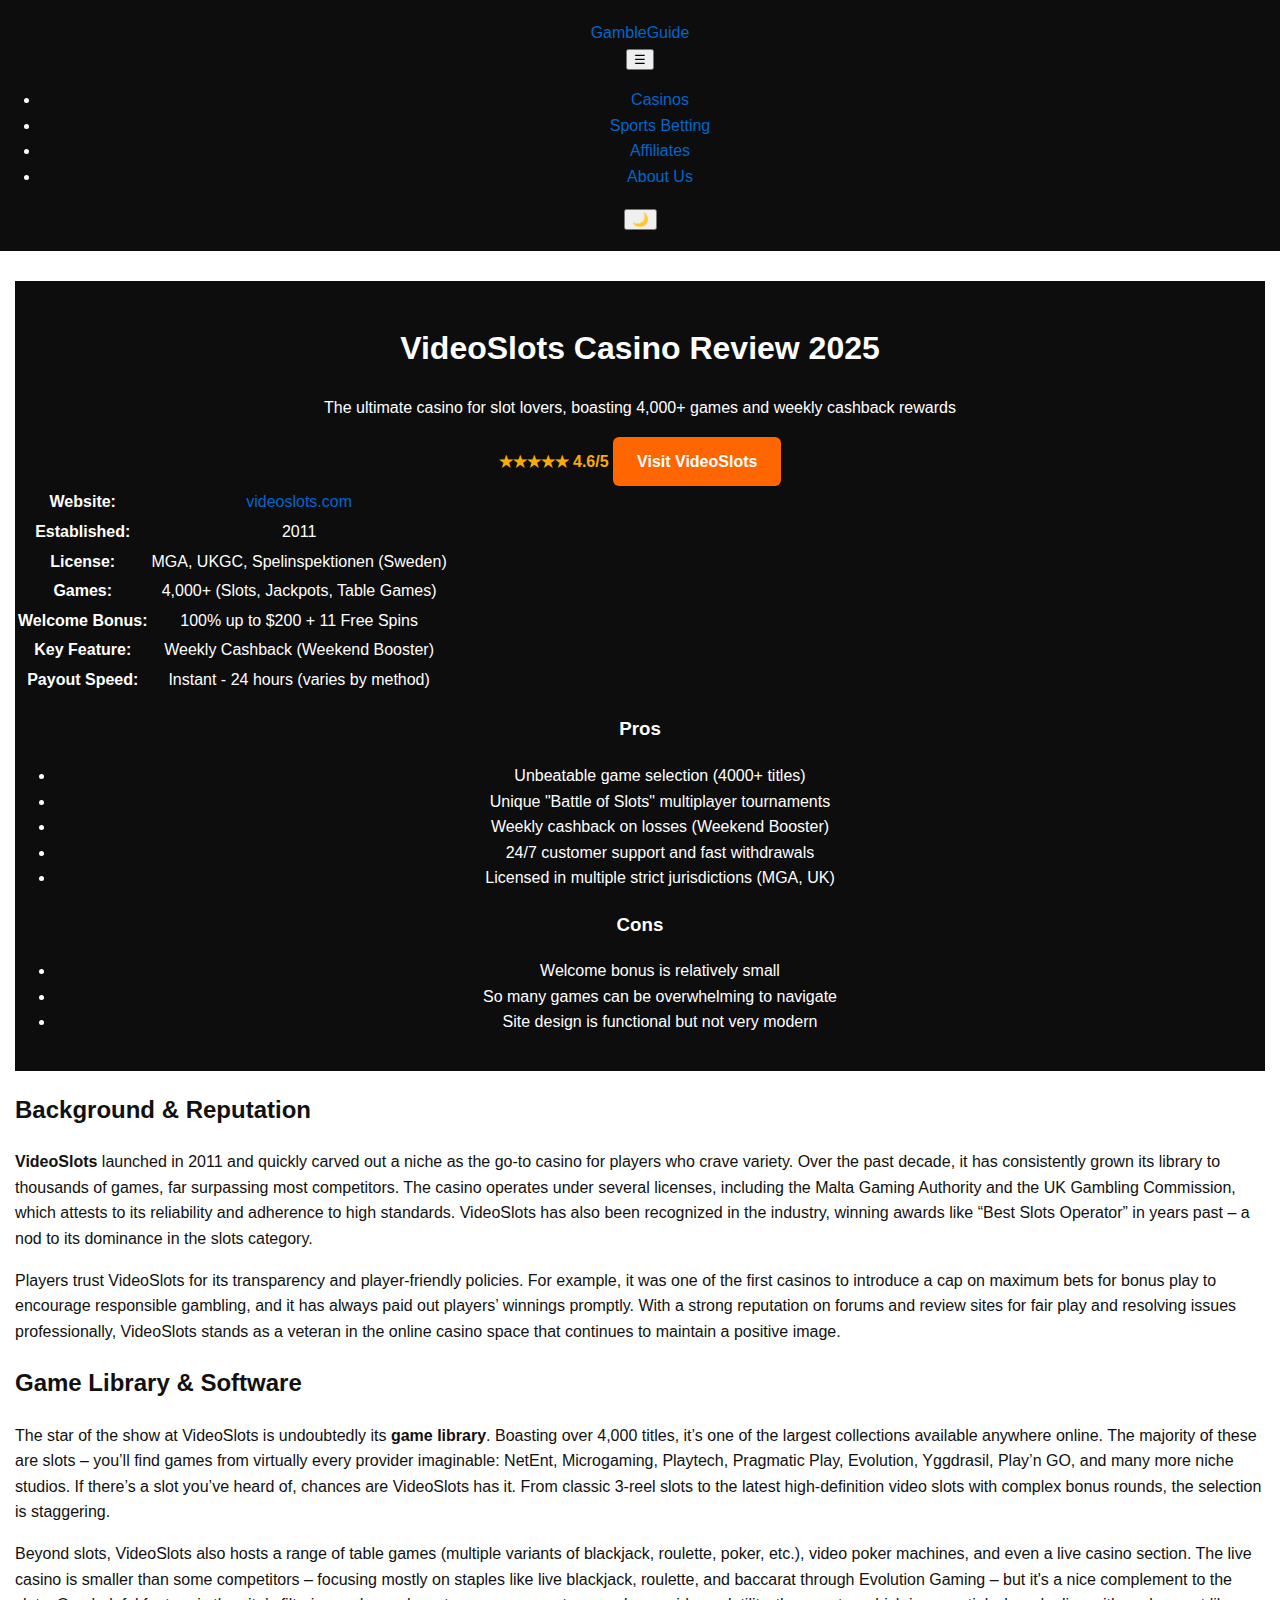
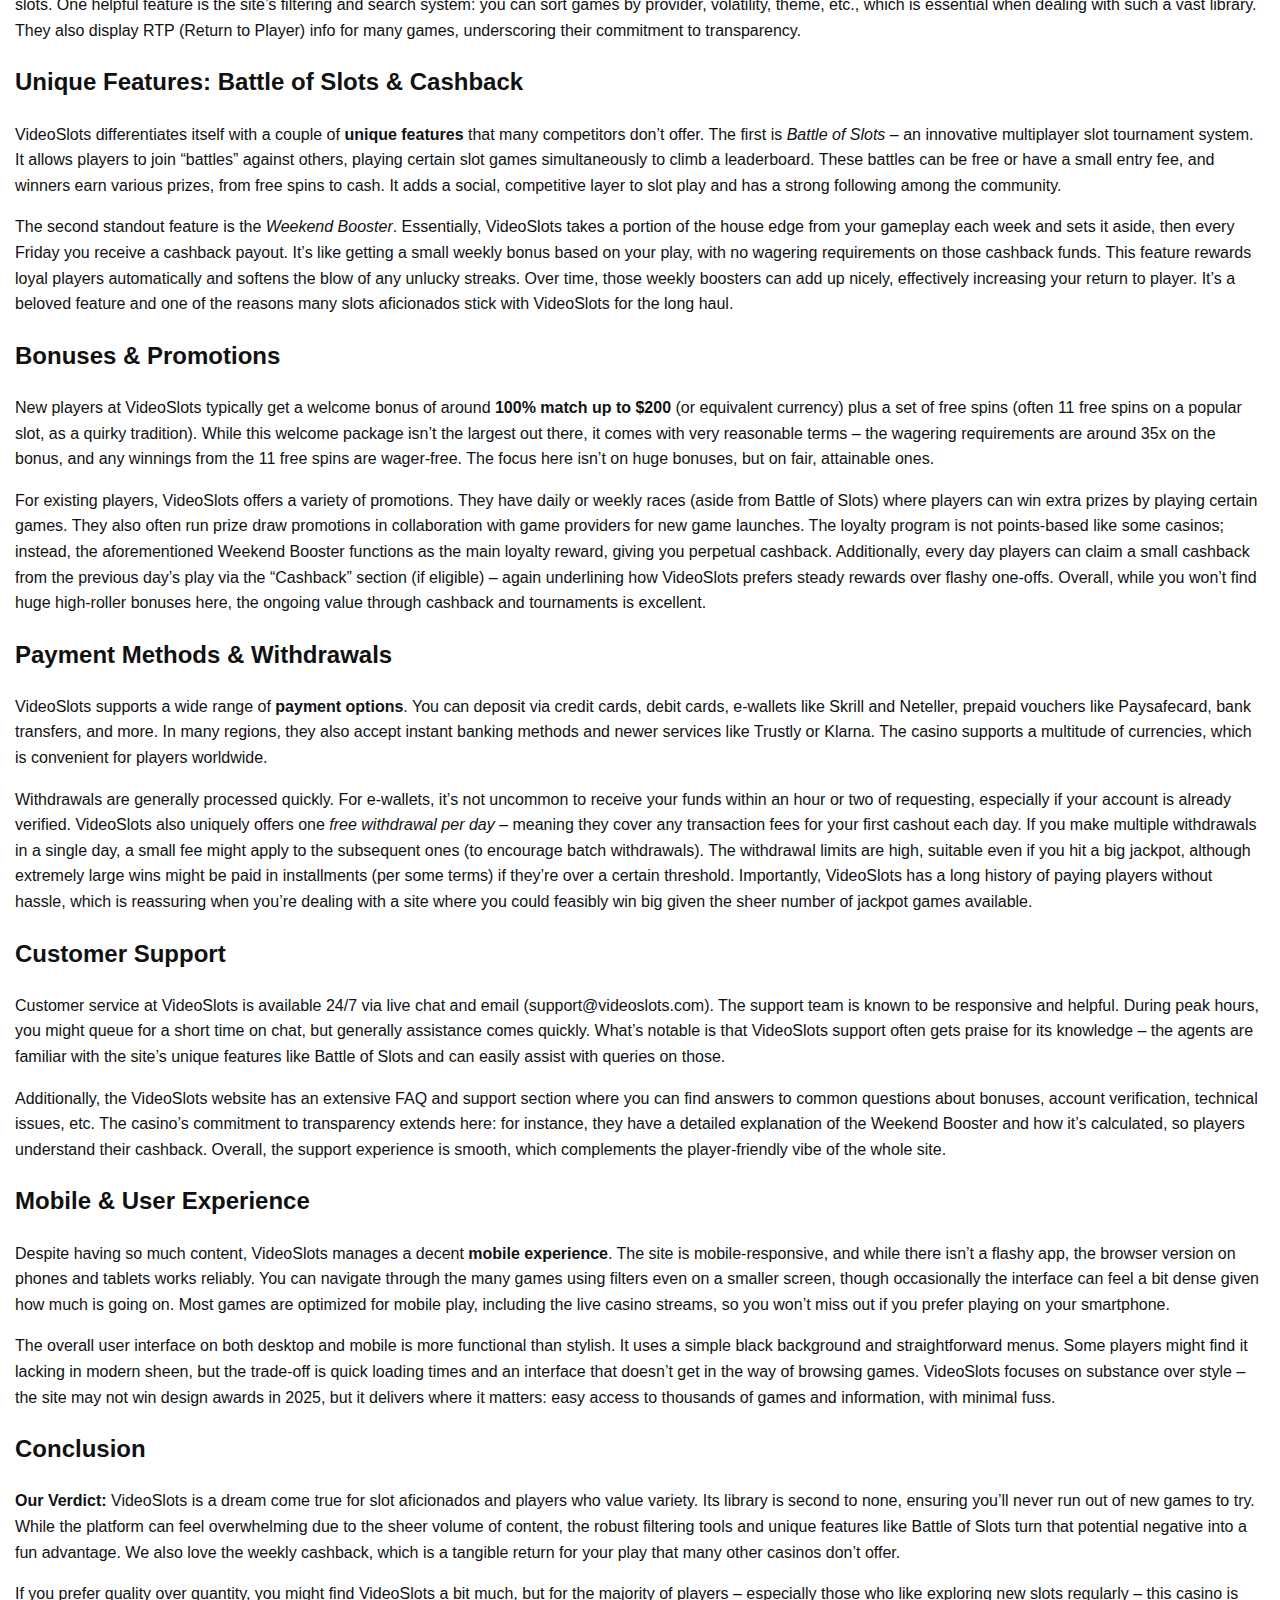
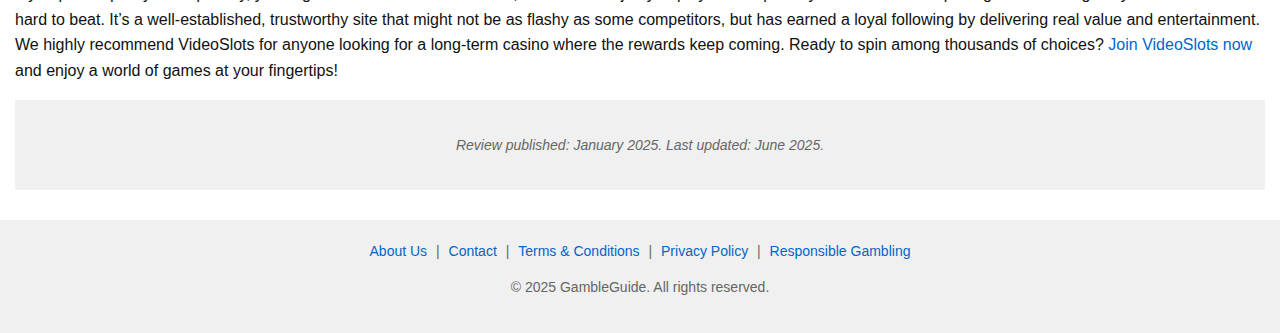
<file: vedeoslots.html>
<!DOCTYPE html>
<html lang="en">
<head>
  <meta charset="UTF-8">
  <meta name="viewport" content="width=device-width, initial-scale=1.0">
  <meta name="description" content="VideoSlots Casino Review 2025 – Dive into 4,000+ games at VideoSlots. Detailed review of bonuses, weekly cashback, Battle of Slots, and fast payouts. Find out if VideoSlots is the ultimate destination for slot lovers.">
  <title>VideoSlots Review 2025 – 4000+ Games &amp; Cashback | GambleGuide</title>
  <link rel="stylesheet" href="styles.css">
  <script type="application/ld+json">
  {
    "@context": "https://schema.org",
    "@type": "Review",
    "headline": "VideoSlots Casino Review 2025",
    "itemReviewed": {
      "@type": "Organization",
      "name": "VideoSlots",
      "url": "https://www.videoslots.com"
    },
    "author": { "@type": "Organization", "name": "GambleGuide" },
    "reviewRating": { "@type": "Rating", "ratingValue": "4.6", "bestRating": "5" },
    "datePublished": "2025-06-29",
    "description": "2025 review of VideoSlots – an online casino with 4000+ games. Learn about VideoSlots' huge slots library, weekly cashback (Weekend Booster), tournaments, payment methods and withdrawal times."
  }
  </script>
</head>
<body>
  <header>
    <div class="header-content">
      <div class="branding"><a href="index.html#top-casinos">GambleGuide</a></div>
      <button class="menu-toggle" aria-label="Toggle menu">&#9776;</button>
      <nav class="main-nav">
        <ul>
          <li><a href="index.html#top-casinos" class="active">Casinos</a></li>
          <li><a href="index.html#top-sports">Sports Betting</a></li>
          <li><a href="index.html#top-affiliates">Affiliates</a></li>
          <li><a href="about.html">About Us</a></li>
        </ul>
      </nav>
      <button class="theme-toggle" aria-label="Toggle dark mode">🌙</button>
    </div>
  </header>
  <main>
    <article class="review">
      <header class="review-header">
        <h1>VideoSlots Casino Review 2025</h1>
        <p class="subtitle">The ultimate casino for slot lovers, boasting 4,000+ games and weekly cashback rewards</p>
        <div class="rating-cta">
          <span class="rating">★★★★★ 4.6/5</span>
          <a href="#" class="cta-button">Visit VideoSlots</a>
        </div>
        <table class="quick-facts">
          <tr><th>Website:</th><td><a href="https://www.videoslots.com" target="_blank" rel="nofollow noopener">videoslots.com</a></td></tr>
          <tr><th>Established:</th><td>2011</td></tr>
          <tr><th>License:</th><td>MGA, UKGC, Spelinspektionen (Sweden)</td></tr>
          <tr><th>Games:</th><td>4,000+ (Slots, Jackpots, Table Games)</td></tr>
          <tr><th>Welcome Bonus:</th><td>100% up to $200 + 11 Free Spins</td></tr>
          <tr><th>Key Feature:</th><td>Weekly Cashback (Weekend Booster)</td></tr>
          <tr><th>Payout Speed:</th><td>Instant - 24 hours (varies by method)</td></tr>
        </table>
        <div class="pros-cons">
          <div class="pros">
            <h3>Pros</h3>
            <ul>
              <li>Unbeatable game selection (4000+ titles)</li>
              <li>Unique "Battle of Slots" multiplayer tournaments</li>
              <li>Weekly cashback on losses (Weekend Booster)</li>
              <li>24/7 customer support and fast withdrawals</li>
              <li>Licensed in multiple strict jurisdictions (MGA, UK)</li>
            </ul>
          </div>
          <div class="cons">
            <h3>Cons</h3>
            <ul>
              <li>Welcome bonus is relatively small</li>
              <li>So many games can be overwhelming to navigate</li>
              <li>Site design is functional but not very modern</li>
            </ul>
          </div>
        </div>
      </header>
      <section>
        <h2>Background &amp; Reputation</h2>
        <p><strong>VideoSlots</strong> launched in 2011 and quickly carved out a niche as the go-to casino for players who crave variety. Over the past decade, it has consistently grown its library to thousands of games, far surpassing most competitors. The casino operates under several licenses, including the Malta Gaming Authority and the UK Gambling Commission, which attests to its reliability and adherence to high standards. VideoSlots has also been recognized in the industry, winning awards like “Best Slots Operator” in years past – a nod to its dominance in the slots category.</p>
        <p>Players trust VideoSlots for its transparency and player-friendly policies. For example, it was one of the first casinos to introduce a cap on maximum bets for bonus play to encourage responsible gambling, and it has always paid out players’ winnings promptly. With a strong reputation on forums and review sites for fair play and resolving issues professionally, VideoSlots stands as a veteran in the online casino space that continues to maintain a positive image.</p>
      </section>
      <section>
        <h2>Game Library &amp; Software</h2>
        <p>The star of the show at VideoSlots is undoubtedly its <strong>game library</strong>. Boasting over 4,000 titles, it’s one of the largest collections available anywhere online. The majority of these are slots – you’ll find games from virtually every provider imaginable: NetEnt, Microgaming, Playtech, Pragmatic Play, Evolution, Yggdrasil, Play’n GO, and many more niche studios. If there’s a slot you’ve heard of, chances are VideoSlots has it. From classic 3-reel slots to the latest high-definition video slots with complex bonus rounds, the selection is staggering.</p>
        <p>Beyond slots, VideoSlots also hosts a range of table games (multiple variants of blackjack, roulette, poker, etc.), video poker machines, and even a live casino section. The live casino is smaller than some competitors – focusing mostly on staples like live blackjack, roulette, and baccarat through Evolution Gaming – but it's a nice complement to the slots. One helpful feature is the site’s filtering and search system: you can sort games by provider, volatility, theme, etc., which is essential when dealing with such a vast library. They also display RTP (Return to Player) info for many games, underscoring their commitment to transparency.</p>
      </section>
      <section>
        <h2>Unique Features: Battle of Slots &amp; Cashback</h2>
        <p>VideoSlots differentiates itself with a couple of <strong>unique features</strong> that many competitors don’t offer. The first is <em>Battle of Slots</em> – an innovative multiplayer slot tournament system. It allows players to join “battles” against others, playing certain slot games simultaneously to climb a leaderboard. These battles can be free or have a small entry fee, and winners earn various prizes, from free spins to cash. It adds a social, competitive layer to slot play and has a strong following among the community.</p>
        <p>The second standout feature is the <em>Weekend Booster</em>. Essentially, VideoSlots takes a portion of the house edge from your gameplay each week and sets it aside, then every Friday you receive a cashback payout. It’s like getting a small weekly bonus based on your play, with no wagering requirements on those cashback funds. This feature rewards loyal players automatically and softens the blow of any unlucky streaks. Over time, those weekly boosters can add up nicely, effectively increasing your return to player. It’s a beloved feature and one of the reasons many slots aficionados stick with VideoSlots for the long haul.</p>
      </section>
      <section>
        <h2>Bonuses &amp; Promotions</h2>
        <p>New players at VideoSlots typically get a welcome bonus of around <strong>100% match up to $200</strong> (or equivalent currency) plus a set of free spins (often 11 free spins on a popular slot, as a quirky tradition). While this welcome package isn’t the largest out there, it comes with very reasonable terms – the wagering requirements are around 35x on the bonus, and any winnings from the 11 free spins are wager-free. The focus here isn’t on huge bonuses, but on fair, attainable ones.</p>
        <p>For existing players, VideoSlots offers a variety of promotions. They have daily or weekly races (aside from Battle of Slots) where players can win extra prizes by playing certain games. They also often run prize draw promotions in collaboration with game providers for new game launches. The loyalty program is not points-based like some casinos; instead, the aforementioned Weekend Booster functions as the main loyalty reward, giving you perpetual cashback. Additionally, every day players can claim a small cashback from the previous day’s play via the “Cashback” section (if eligible) – again underlining how VideoSlots prefers steady rewards over flashy one-offs. Overall, while you won’t find huge high-roller bonuses here, the ongoing value through cashback and tournaments is excellent.</p>
      </section>
      <section>
        <h2>Payment Methods &amp; Withdrawals</h2>
        <p>VideoSlots supports a wide range of <strong>payment options</strong>. You can deposit via credit cards, debit cards, e-wallets like Skrill and Neteller, prepaid vouchers like Paysafecard, bank transfers, and more. In many regions, they also accept instant banking methods and newer services like Trustly or Klarna. The casino supports a multitude of currencies, which is convenient for players worldwide.</p>
        <p>Withdrawals are generally processed quickly. For e-wallets, it’s not uncommon to receive your funds within an hour or two of requesting, especially if your account is already verified. VideoSlots also uniquely offers one <em>free withdrawal per day</em> – meaning they cover any transaction fees for your first cashout each day. If you make multiple withdrawals in a single day, a small fee might apply to the subsequent ones (to encourage batch withdrawals). The withdrawal limits are high, suitable even if you hit a big jackpot, although extremely large wins might be paid in installments (per some terms) if they’re over a certain threshold. Importantly, VideoSlots has a long history of paying players without hassle, which is reassuring when you’re dealing with a site where you could feasibly win big given the sheer number of jackpot games available.</p>
      </section>
      <section>
        <h2>Customer Support</h2>
        <p>Customer service at VideoSlots is available 24/7 via live chat and email (support@videoslots.com). The support team is known to be responsive and helpful. During peak hours, you might queue for a short time on chat, but generally assistance comes quickly. What’s notable is that VideoSlots support often gets praise for its knowledge – the agents are familiar with the site’s unique features like Battle of Slots and can easily assist with queries on those.</p>
        <p>Additionally, the VideoSlots website has an extensive FAQ and support section where you can find answers to common questions about bonuses, account verification, technical issues, etc. The casino’s commitment to transparency extends here: for instance, they have a detailed explanation of the Weekend Booster and how it’s calculated, so players understand their cashback. Overall, the support experience is smooth, which complements the player-friendly vibe of the whole site.</p>
      </section>
      <section>
        <h2>Mobile &amp; User Experience</h2>
        <p>Despite having so much content, VideoSlots manages a decent <strong>mobile experience</strong>. The site is mobile-responsive, and while there isn’t a flashy app, the browser version on phones and tablets works reliably. You can navigate through the many games using filters even on a smaller screen, though occasionally the interface can feel a bit dense given how much is going on. Most games are optimized for mobile play, including the live casino streams, so you won’t miss out if you prefer playing on your smartphone.</p>
        <p>The overall user interface on both desktop and mobile is more functional than stylish. It uses a simple black background and straightforward menus. Some players might find it lacking in modern sheen, but the trade-off is quick loading times and an interface that doesn’t get in the way of browsing games. VideoSlots focuses on substance over style – the site may not win design awards in 2025, but it delivers where it matters: easy access to thousands of games and information, with minimal fuss.</p>
      </section>
      <section>
        <h2>Conclusion</h2>
        <p><strong>Our Verdict:</strong> VideoSlots is a dream come true for slot aficionados and players who value variety. Its library is second to none, ensuring you’ll never run out of new games to try. While the platform can feel overwhelming due to the sheer volume of content, the robust filtering tools and unique features like Battle of Slots turn that potential negative into a fun advantage. We also love the weekly cashback, which is a tangible return for your play that many other casinos don’t offer.</p>
        <p>If you prefer quality over quantity, you might find VideoSlots a bit much, but for the majority of players – especially those who like exploring new slots regularly – this casino is hard to beat. It’s a well-established, trustworthy site that might not be as flashy as some competitors, but has earned a loyal following by delivering real value and entertainment. We highly recommend VideoSlots for anyone looking for a long-term casino where the rewards keep coming. Ready to spin among thousands of choices? <a href="#" class="button cta">Join VideoSlots now</a> and enjoy a world of games at your fingertips!</p>
      </section>
      <footer class="review-footer">
        <p><em>Review published: January 2025. Last updated: June 2025.</em></p>
      </footer>
    </article>
  </main>
  <footer>
    <div class="footer-links">
      <a href="about.html">About Us</a> | 
      <a href="#">Contact</a> | 
      <a href="#">Terms &amp; Conditions</a> | 
      <a href="#">Privacy Policy</a> | 
      <a href="#">Responsible Gambling</a>
    </div>
    <div class="footer-copy">
      <p>© 2025 GambleGuide. All rights reserved.</p>
    </div>
  </footer>
  <script>
    document.querySelector('.menu-toggle').addEventListener('click', function(){
      document.querySelector('.main-nav').classList.toggle('open');
    });
    document.querySelector('.theme-toggle').addEventListener('click', function(){
      document.body.classList.toggle('dark-mode');
      this.textContent = document.body.classList.contains('dark-mode') ? '☀️' : '🌙';
    });
  </script>
</body>
</html>
</file>
<file: styles.css>
/* Reset + базовые настройки */
body {
  margin: 0;
  padding: 0;
  font-family: Arial, sans-serif;
  background: #fff;
  color: #111;
  line-height: 1.6;
}

a {
  color: #0066cc;
  text-decoration: none;
}

a:hover {
  text-decoration: underline;
}

/* Header / Nav */
header {
  background: #0d0d0d;
  color: white;
  padding: 20px 0;
  text-align: center;
}

.top-nav {
  display: flex;
  justify-content: space-between;
  align-items: center;
  padding: 0 20px;
  flex-wrap: wrap;
}

.top-nav .logo {
  font-size: 24px;
  font-weight: bold;
  color: white;
}

.top-nav .menu {
  list-style: none;
  padding: 0;
  margin: 0;
  display: flex;
  gap: 20px;
  flex-wrap: wrap;
}

.top-nav .menu li a {
  color: white;
  font-weight: bold;
}

/* Hero */
.hero {
  padding: 40px 20px;
  background: #f5f5f5;
  text-align: center;
}

.hero h1 {
  font-size: 28px;
  margin-bottom: 10px;
}

.hero p {
  max-width: 700px;
  margin: 0 auto 20px;
}

.cta-button {
  display: inline-block;
  background: #ff6600;
  color: white;
  padding: 12px 24px;
  font-weight: bold;
  border-radius: 6px;
}

/* Main Content */
main {
  padding: 30px 15px;
}

/* Grid of casino cards */
.grid {
  display: grid;
  grid-template-columns: repeat(auto-fit, minmax(280px, 1fr));
  gap: 20px;
  margin-top: 20px;
}

/* Casino Card */
.casino-card {
  border: 1px solid #ddd;
  border-radius: 10px;
  padding: 20px;
  text-align: center;
  background: #fff;
  box-shadow: 0 2px 6px rgba(0,0,0,0.05);
}

.casino-logo {
  max-width: 160px;
  margin: 10px auto;
}

.rating {
  color: #ffaa00;
  font-weight: bold;
}

.bonus {
  margin-top: 10px;
  font-weight: bold;
}

.btn {
  display: inline-block;
  margin: 8px 6px;
  padding: 10px 18px;
  background: #eee;
  border-radius: 4px;
  font-weight: bold;
  color: #111;
  transition: background 0.2s;
}

.btn:hover {
  background: #ddd;
}

.btn.primary {
  background: #28a745;
  color: white;
}

.btn.primary:hover {
  background: #218838;
}

/* Footer */
footer {
  text-align: center;
  font-size: 14px;
  padding: 20px 10px;
  background: #f0f0f0;
  color: #666;
}

.footer-links {
  margin-bottom: 10px;
}

.footer-links a {
  color: #0066cc;
  margin: 0 5px;
}
</file>
